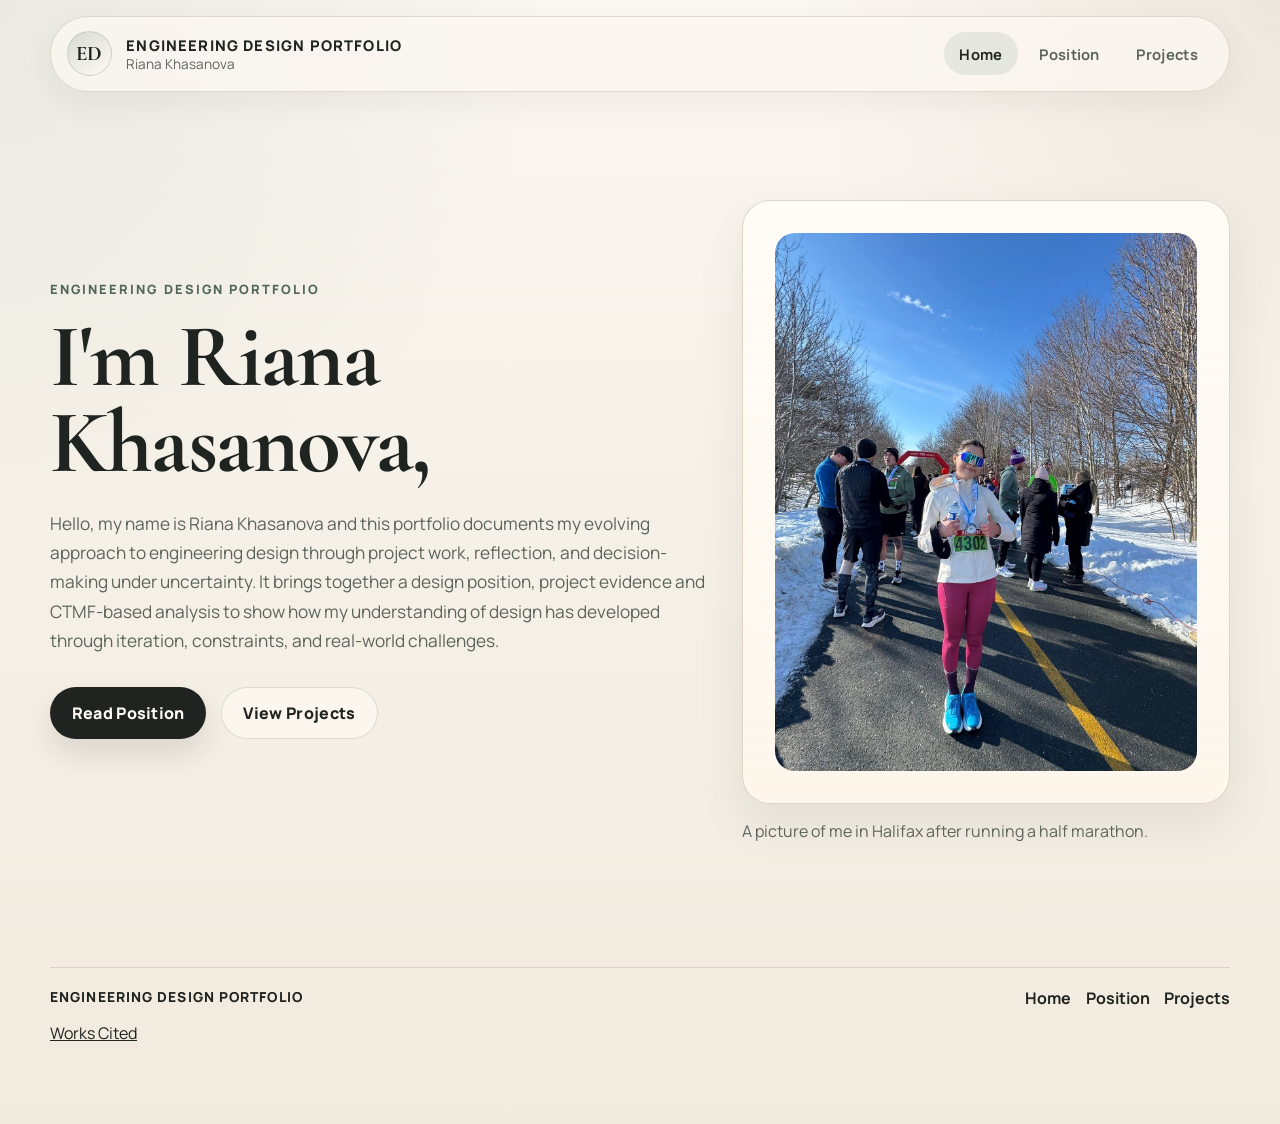
<file: index.html>
<!DOCTYPE html>
<html lang="en">
  <head>
    <meta charset="UTF-8" />
    <meta name="viewport" content="width=device-width, initial-scale=1.0" />
    <meta
      name="description"
      content="Academic engineering design portfolio with home, position, projects, and CTMF sections."
    />
    <title>Home | Engineering Design Portfolio</title>
    <link rel="preconnect" href="https://fonts.googleapis.com" />
    <link rel="preconnect" href="https://fonts.gstatic.com" crossorigin />
    <link
      href="https://fonts.googleapis.com/css2?family=Cormorant+Garamond:wght@500;600;700&amp;family=Manrope:wght@400;500;600;700;800&amp;display=swap"
      rel="stylesheet"
    />
    <link rel="stylesheet" href="styles.css" />
  </head>
  <body>
    <a class="skip-link" href="#main-content">Skip to content</a>
    <div class="page-shell">
      <header class="site-header">
        <a class="brand-mark brand-mark--link" href="index.html">
          <span class="brand-mark__monogram" aria-hidden="true">ED</span>
          <div>
            <p class="brand-mark__label">Engineering Design Portfolio</p>
            <p class="brand-mark__subtle">Riana Khasanova</p>
          </div>
        </a>
        <button
          class="nav-toggle"
          type="button"
          aria-expanded="false"
          aria-controls="site-nav"
          aria-label="Toggle navigation"
        >
          <span></span>
          <span></span>
        </button>
        <nav class="site-nav" id="site-nav" aria-label="Primary">
          <a href="index.html" aria-current="page">Home</a>
          <a href="about.html">Position</a>
          <a href="projects.html">Projects</a>
        </nav>
      </header>

      <main id="main-content" class="page-main">
        <section class="hero section">
          <div class="hero__copy reveal">
            <p class="eyebrow">Engineering Design Portfolio</p>
            <h1>
              I'm Riana Khasanova,
          
            </h1>
            <p class="hero__lede">
              Hello, my name is Riana Khasanova and this portfolio documents my evolving approach to engineering
              design through project work, reflection, and decision-making under
              uncertainty. It brings together a design position, project
              evidence and CTMF-based analysis to show how my understanding of
              design has developed through iteration, constraints, and
              real-world challenges.
            </p>
            <div class="hero__actions">
              <a class="button button--primary" href="about.html">Read Position</a>
              <a class="button button--secondary" href="projects.html">View Projects</a>
            </div>
          </div>
          <aside class="hero__card reveal reveal--delay">
            <div class="portrait-card" aria-label="Portrait of Riana Khasanova">
              <img
                class="portrait-card__image"
                src="home-portrait.jpg"
                alt="Portrait of Riana Khasanova"
              />
            </div>
            <p class="portrait-card__detail">A picture of me in Halifax after running a half marathon.</p>
          </aside>
        </section>
      </main>

      <footer class="site-footer site-footer--page">
        <div class="footer-grid">
          <div>
            <p class="footer-grid__title">Engineering Design Portfolio</p>
            <p><a href="works-cited.pdf" target="_blank" rel="noopener noreferrer">Works Cited</a></p>
          </div>
          <div class="footer-grid__links">
            <a href="index.html">Home</a>
            <a href="about.html">Position</a>
            <a href="projects.html">Projects</a>
          </div>
        </div>
      </footer>
    </div>

    <script src="script.js"></script>
  </body>
</html>
</file>
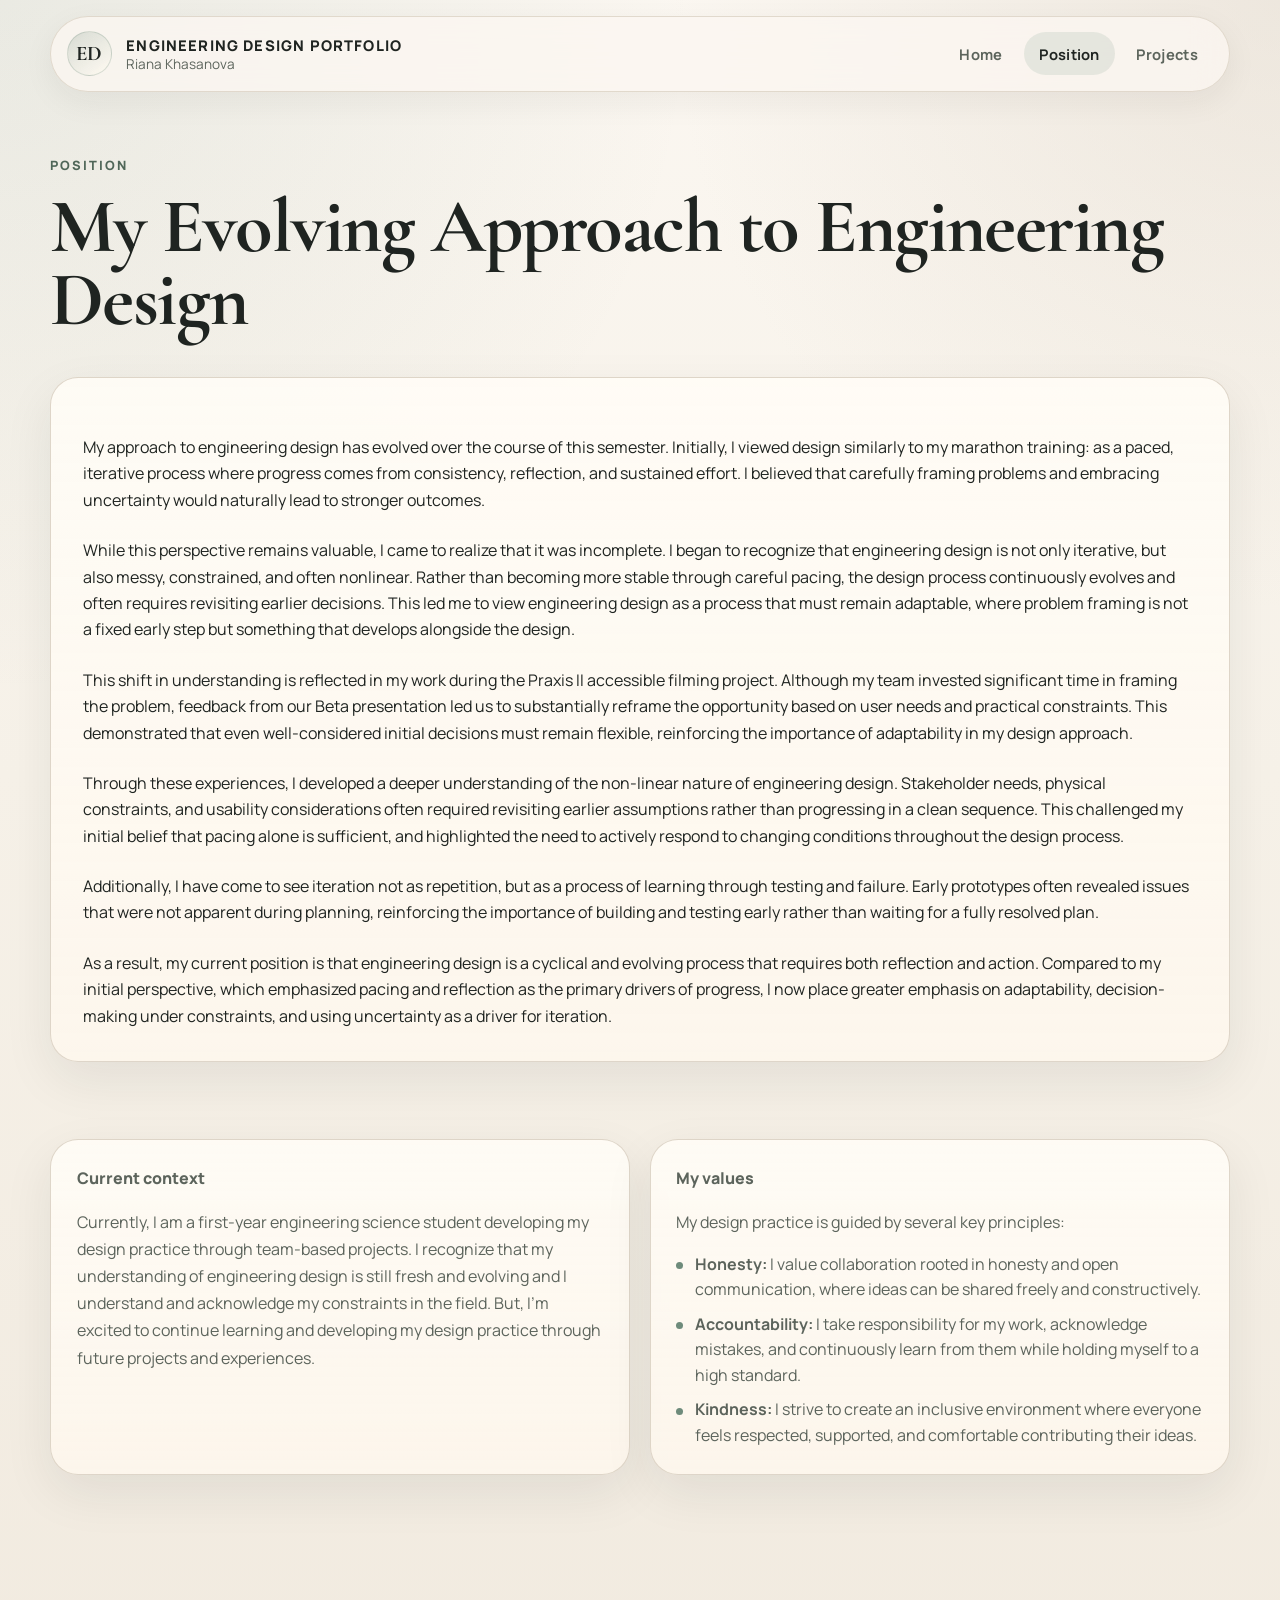
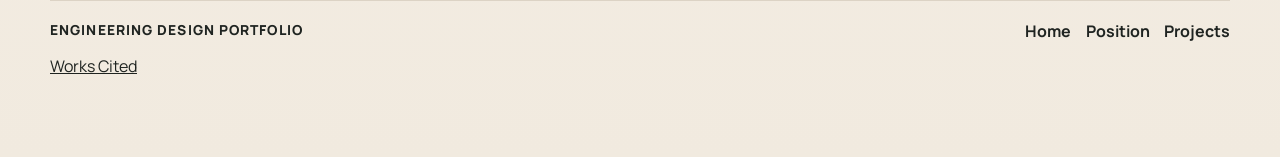
<file: about.html>
<!DOCTYPE html>
<html lang="en">
  <head>
    <meta charset="UTF-8" />
    <meta name="viewport" content="width=device-width, initial-scale=1.0" />
    <meta
      name="description"
      content="Position statement page for an academic engineering design portfolio."
    />
    <title>Position | Engineering Design Portfolio</title>
    <link rel="preconnect" href="https://fonts.googleapis.com" />
    <link rel="preconnect" href="https://fonts.gstatic.com" crossorigin />
    <link
      href="https://fonts.googleapis.com/css2?family=Cormorant+Garamond:wght@500;600;700&amp;family=Manrope:wght@400;500;600;700;800&amp;display=swap"
      rel="stylesheet"
    />
    <link rel="stylesheet" href="styles.css" />
  </head>
  <body>
    <a class="skip-link" href="#main-content">Skip to content</a>
    <div class="page-shell">
      <header class="site-header">
        <a class="brand-mark brand-mark--link" href="index.html">
          <span class="brand-mark__monogram" aria-hidden="true">ED</span>
          <div>
            <p class="brand-mark__label">Engineering Design Portfolio</p>
            <p class="brand-mark__subtle">Riana Khasanova</p>
          </div>
        </a>
        <button
          class="nav-toggle"
          type="button"
          aria-expanded="false"
          aria-controls="site-nav"
          aria-label="Toggle navigation"
        >
          <span></span>
          <span></span>
        </button>
        <nav class="site-nav" id="site-nav" aria-label="Primary">
          <a href="index.html">Home</a>
          <a href="about.html" aria-current="page">Position</a>
          <a href="projects.html">Projects</a>
        </nav>
      </header>

      <main id="main-content" class="page-main">
        <section class="page-hero page-hero--compact section">
          <div class="page-hero__copy reveal">
            <p class="eyebrow">Position</p>
            <h1>My Evolving Approach to Engineering Design</h1>
            
          </div>
        </section>

        <section class="section section--tight">
          <article class="statement-box reveal">
            <p class="statement-box__note"></p>
            <p>
              My approach to engineering design has evolved over the course of
              this semester. Initially, I viewed design similarly to my
              marathon training: as a paced, iterative process where progress
              comes from consistency, reflection, and sustained effort. I
              believed that carefully framing problems and embracing 
              uncertainty would naturally lead to stronger outcomes.
            </p>
            <p>
              While this perspective remains valuable, I came to realize that
              it was incomplete. I began to recognize that engineering design
              is not only iterative, but also messy, constrained, and often nonlinear. Rather
              than becoming more stable through careful pacing, the design process continuously evolves and
              often requires revisiting earlier decisions. This led me to view engineering design as a process that
              must remain adaptable, where problem framing is not a fixed early step but something that develops
              alongside the design.
            </p>
            <p>
              This shift in understanding is reflected in my work during the
              Praxis II accessible filming project. Although my team invested
              significant time in framing the problem, feedback from our Beta
              presentation led us to substantially reframe the opportunity
              based on user needs and practical constraints. This demonstrated
              that even well-considered initial decisions must remain
              flexible, reinforcing the importance of adaptability in my
              design approach.
            </p>
            <p>
              Through these experiences, I developed a deeper understanding of
              the non-linear nature of engineering design. Stakeholder needs,
              physical constraints, and usability considerations often
              required revisiting earlier assumptions rather than progressing
              in a clean sequence. This challenged my initial belief that
              pacing alone is sufficient, and highlighted the need to actively
              respond to changing conditions throughout the design process.
            </p>
            <p>
              Additionally, I have come to see iteration not as repetition,
              but as a process of learning through testing and failure. Early
              prototypes often revealed issues that were not apparent during
              planning, reinforcing the importance of building and testing
              early rather than waiting for a fully resolved plan.
            </p>
            <p>
              As a result, my current position is that engineering design is a
              cyclical and evolving process that requires both reflection and
              action. Compared to my initial perspective, which emphasized
              pacing and reflection as the primary drivers of progress, I now
              place greater emphasis on adaptability, decision-making under
              constraints, and using uncertainty as a driver for iteration.
            </p>
          </article>
        </section>

        <section class="section section--tight">
          <div class="spotlight-grid">
            <article class="panel reveal">
              <p class="panel__title">Current context </p>
              <p>
                Currently, I am a first-year engineering science student developing my design practice through team-based projects.
                I recognize that my understanding of engineering design is still fresh and evolving
                and I understand and acknowledge my constraints in the field. But, I'm excited to continue learning and developing my design practice through future projects and experiences.
              </p>
            </article>
            <article class="panel reveal reveal--delay">
              <p class="panel__title">My values</p>
              <p>My design practice is guided by several key principles:</p>
              <ul class="detail-list detail-list--spacious">
                <li><strong>Honesty:</strong> I value collaboration rooted in honesty and open communication, where ideas can be shared freely and constructively.</li>
                <li><strong>Accountability:</strong> I take responsibility for my work, acknowledge mistakes, and continuously learn from them while holding myself to a high standard.</li>
                <li><strong>Kindness:</strong> I strive to create an inclusive environment where everyone feels respected, supported, and comfortable contributing their ideas.</li>
              </ul>
            </article>
          </div>
        </section>

      </main>

      <footer class="site-footer site-footer--page">
        <div class="footer-grid">
          <div>
            <p class="footer-grid__title">Engineering Design Portfolio</p>
            <p><a href="works-cited.pdf" target="_blank" rel="noopener noreferrer">Works Cited</a></p>
          </div>
          <div class="footer-grid__links">
            <a href="index.html">Home</a>
            <a href="about.html">Position</a>
            <a href="projects.html">Projects</a>
          </div>
        </div>
      </footer>
    </div>

    <script src="script.js"></script>
  </body>
</html>
</file>
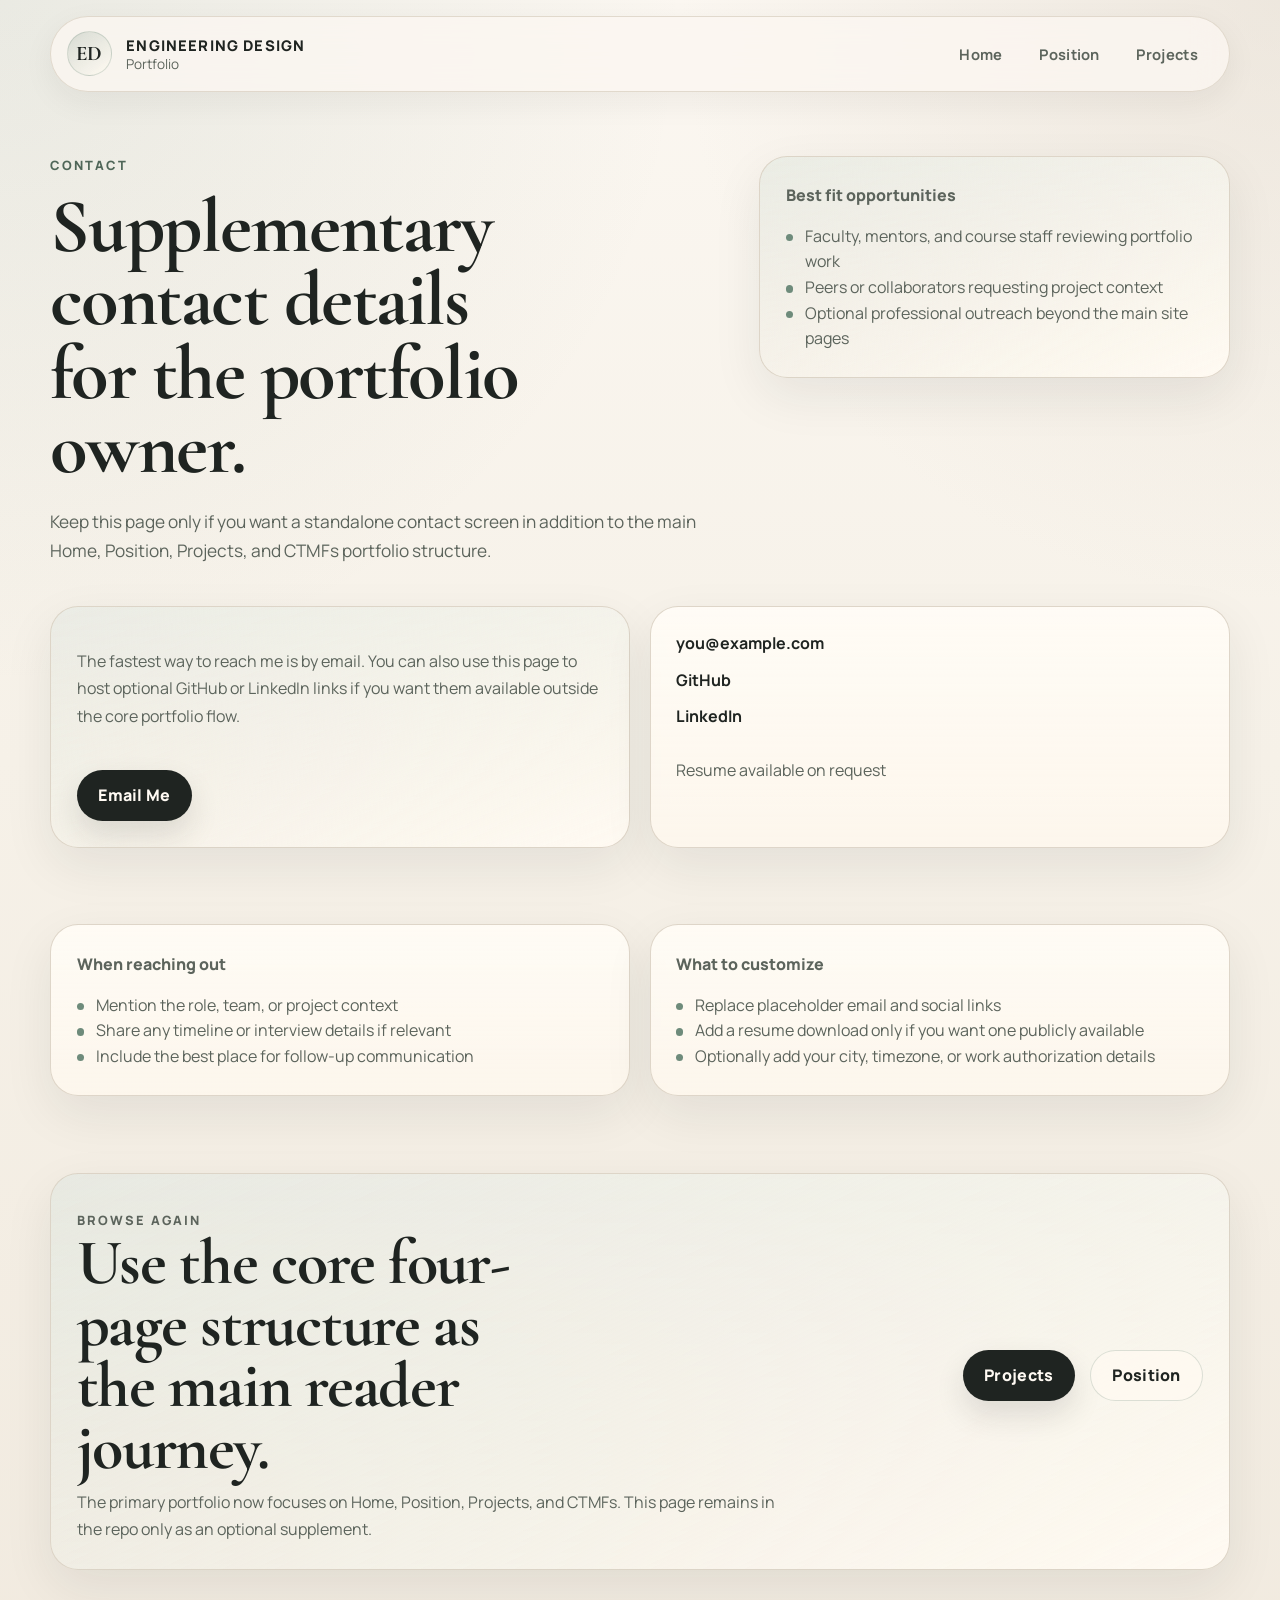
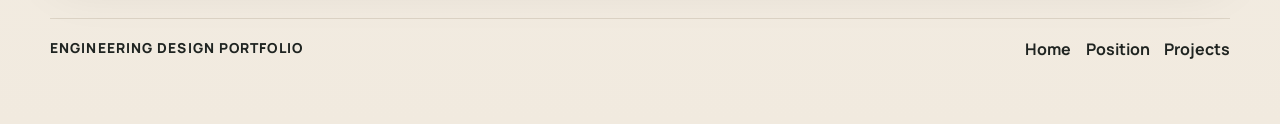
<file: contact.html>
<!DOCTYPE html>
<html lang="en">
  <head>
    <meta charset="UTF-8" />
    <meta name="viewport" content="width=device-width, initial-scale=1.0" />
    <meta
      name="description"
      content="Supplementary contact page for an engineering design portfolio."
    />
    <title>Contact Supplement | Engineering Design Portfolio</title>
    <link rel="preconnect" href="https://fonts.googleapis.com" />
    <link rel="preconnect" href="https://fonts.gstatic.com" crossorigin />
    <link
      href="https://fonts.googleapis.com/css2?family=Cormorant+Garamond:wght@500;600;700&amp;family=Manrope:wght@400;500;600;700;800&amp;display=swap"
      rel="stylesheet"
    />
    <link rel="stylesheet" href="styles.css" />
  </head>
  <body>
    <a class="skip-link" href="#main-content">Skip to content</a>
    <div class="page-shell">
      <header class="site-header">
        <a class="brand-mark brand-mark--link" href="index.html">
          <span class="brand-mark__monogram" aria-hidden="true">ED</span>
          <div>
            <p class="brand-mark__label">Engineering Design</p>
            <p class="brand-mark__subtle">Portfolio</p>
          </div>
        </a>
        <button
          class="nav-toggle"
          type="button"
          aria-expanded="false"
          aria-controls="site-nav"
          aria-label="Toggle navigation"
        >
          <span></span>
          <span></span>
        </button>
        <nav class="site-nav" id="site-nav" aria-label="Primary">
          <a href="index.html">Home</a>
          <a href="about.html">Position</a>
          <a href="projects.html">Projects</a>
        </nav>
      </header>

      <main id="main-content" class="page-main">
        <section class="page-hero section">
          <div class="page-hero__copy reveal">
            <p class="eyebrow">Contact</p>
            <h1>Supplementary contact details for the portfolio owner.</h1>
            <p class="hero__lede">
              Keep this page only if you want a standalone contact screen in addition
              to the main Home, Position, Projects, and CTMFs portfolio structure.
            </p>
          </div>
          <aside class="page-hero__aside reveal reveal--delay">
            <article class="panel panel--accent">
              <p class="panel__title">Best fit opportunities</p>
              <ul class="detail-list">
                <li>Faculty, mentors, and course staff reviewing portfolio work</li>
                <li>Peers or collaborators requesting project context</li>
                <li>Optional professional outreach beyond the main site pages</li>
              </ul>
            </article>
          </aside>
        </section>

        <section class="section section--tight">
          <div class="contact-grid">
            <div class="panel panel--accent reveal">
              <p>
              The fastest way to reach me is by email. You can also use this page to
              host optional GitHub or LinkedIn links if you want them available outside
              the core portfolio flow.
              </p>
              <a class="button button--primary button--inline" href="mailto:you@example.com">
                Email Me
              </a>
            </div>
            <div class="contact-links reveal reveal--delay">
              <a href="mailto:you@example.com">you@example.com</a>
              <a href="https://github.com/yourusername" target="_blank" rel="noreferrer">
                GitHub
              </a>
              <a href="https://www.linkedin.com/in/yourusername" target="_blank" rel="noreferrer">
                LinkedIn
              </a>
              <p class="contact-links__note">Resume available on request</p>
            </div>
          </div>
        </section>

        <section class="section section--tight">
          <div class="about-grid">
            <article class="panel reveal">
              <p class="panel__title">When reaching out</p>
              <ul class="detail-list">
                <li>Mention the role, team, or project context</li>
                <li>Share any timeline or interview details if relevant</li>
                <li>Include the best place for follow-up communication</li>
              </ul>
            </article>
            <article class="panel reveal reveal--delay">
              <p class="panel__title">What to customize</p>
              <ul class="detail-list">
                <li>Replace placeholder email and social links</li>
                <li>Add a resume download only if you want one publicly available</li>
                <li>Optionally add your city, timezone, or work authorization details</li>
              </ul>
            </article>
          </div>
        </section>

        <section class="cta-banner reveal">
          <div>
            <p class="eyebrow">Browse Again</p>
            <h2>Use the core four-page structure as the main reader journey.</h2>
            <p>
              The primary portfolio now focuses on Home, Position, Projects, and CTMFs.
              This page remains in the repo only as an optional supplement.
            </p>
          </div>
          <div class="hero__actions">
            <a class="button button--primary" href="projects.html">Projects</a>
            <a class="button button--secondary" href="about.html">Position</a>
          </div>
        </section>
      </main>

      <footer class="site-footer site-footer--page">
        <div class="footer-grid">
          <div>
            <p class="footer-grid__title">Engineering Design Portfolio</p>
          </div>
          <div class="footer-grid__links">
            <a href="index.html">Home</a>
            <a href="about.html">Position</a>
            <a href="projects.html">Projects</a>
          </div>
        </div>
      </footer>
    </div>

    <script src="script.js"></script>
  </body>
</html>
</file>
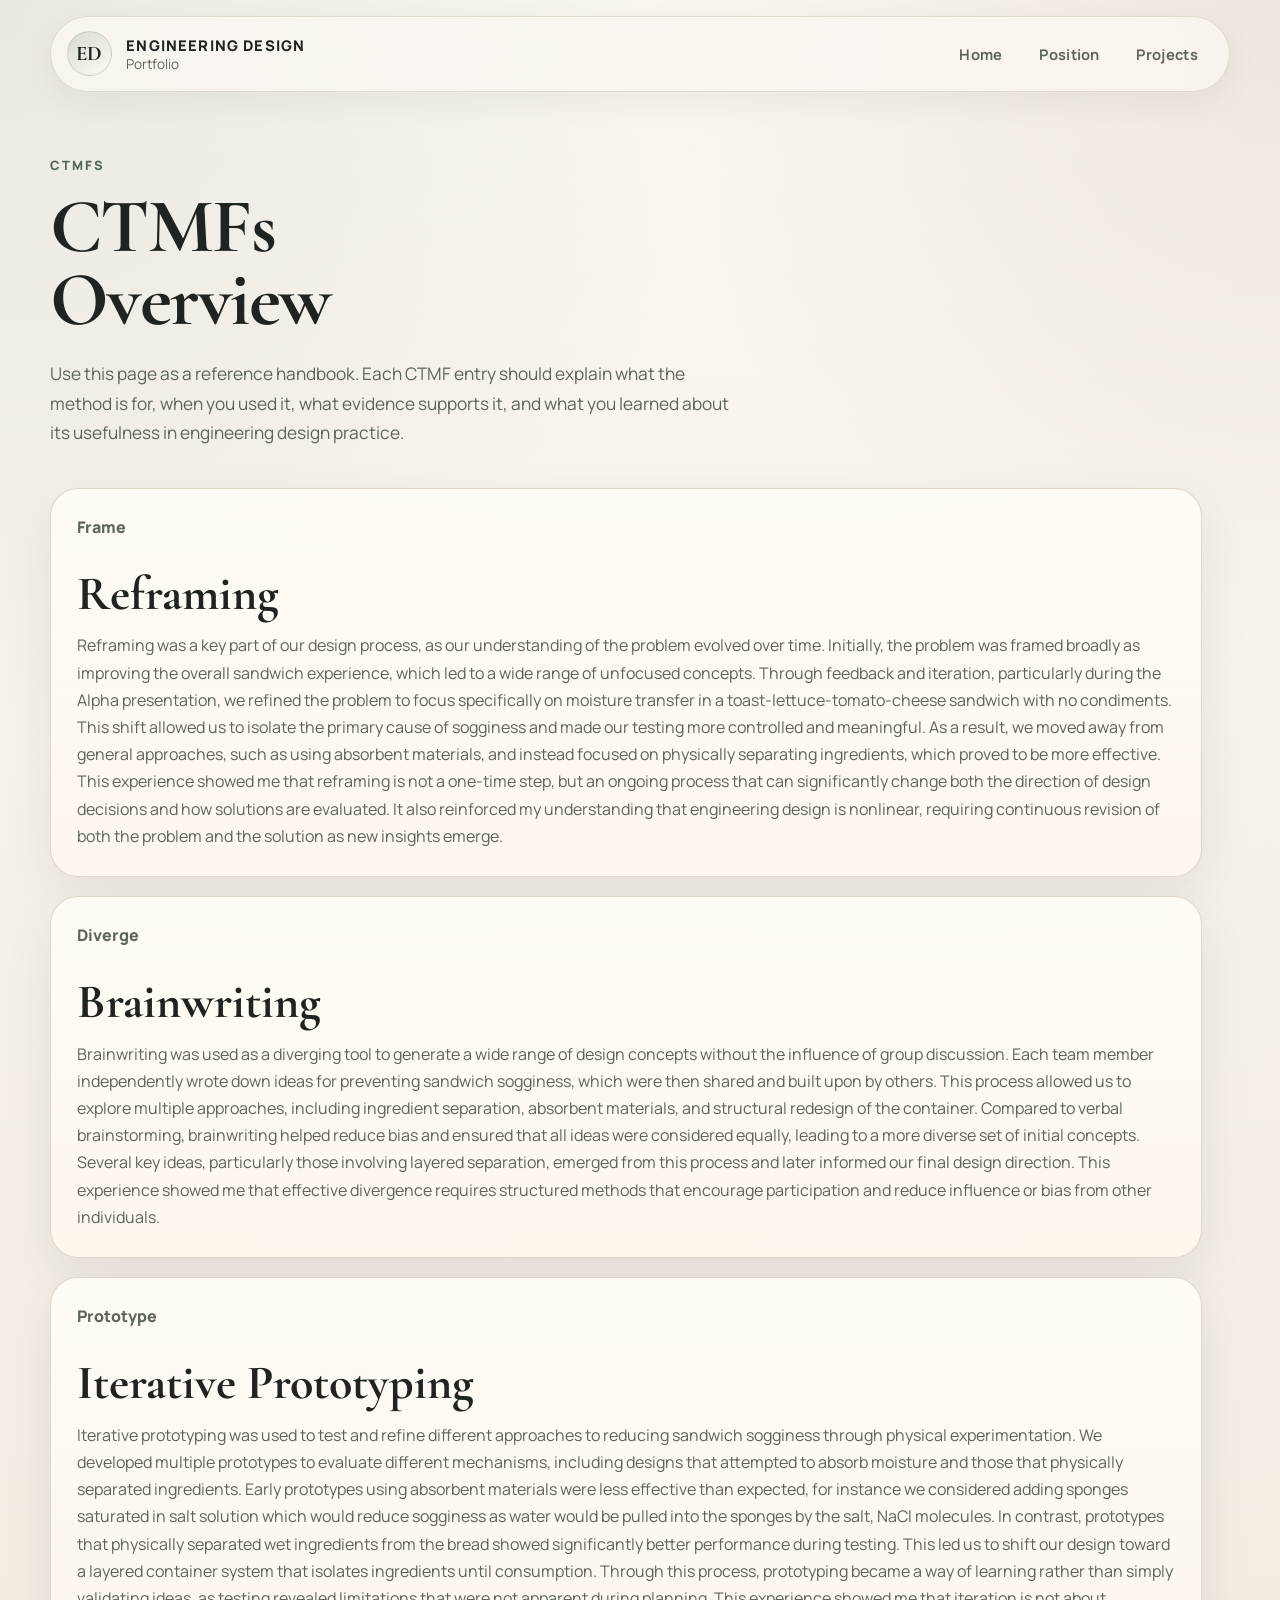
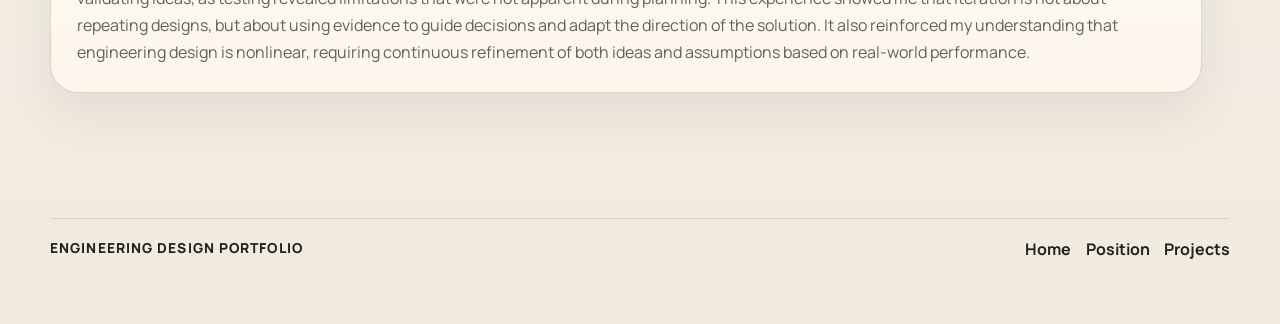
<file: design-portfolio.html>
<!DOCTYPE html>
<html lang="en">
  <head>
    <meta charset="UTF-8" />
    <meta name="viewport" content="width=device-width, initial-scale=1.0" />
    <meta
      name="description"
      content="CTMF reference page for an engineering design portfolio."
    />
    <title>CTMFs | Engineering Design Portfolio</title>
    <link rel="preconnect" href="https://fonts.googleapis.com" />
    <link rel="preconnect" href="https://fonts.gstatic.com" crossorigin />
    <link
      href="https://fonts.googleapis.com/css2?family=Cormorant+Garamond:wght@500;600;700&amp;family=Manrope:wght@400;500;600;700;800&amp;display=swap"
      rel="stylesheet"
    />
    <link rel="stylesheet" href="styles.css" />
  </head>
  <body>
    <a class="skip-link" href="#main-content">Skip to content</a>
    <div class="page-shell">
      <header class="site-header">
        <a class="brand-mark brand-mark--link" href="index.html">
          <span class="brand-mark__monogram" aria-hidden="true">ED</span>
          <div>
            <p class="brand-mark__label">Engineering Design</p>
            <p class="brand-mark__subtle">Portfolio</p>
          </div>
        </a>
        <button
          class="nav-toggle"
          type="button"
          aria-expanded="false"
          aria-controls="site-nav"
          aria-label="Toggle navigation"
        >
          <span></span>
          <span></span>
        </button>
        <nav class="site-nav" id="site-nav" aria-label="Primary">
          <a href="index.html">Home</a>
          <a href="about.html">Position</a>
          <a href="projects.html">Projects</a>
        </nav>
      </header>

      <main id="main-content" class="page-main">
        <section class="page-hero section">
          <div class="page-hero__copy reveal">
            <p class="eyebrow">CTMFs</p>
            <h1>CTMFs Overview</h1>
            <p class="hero__lede">
              Use this page as a reference handbook. Each CTMF entry should explain what
              the method is for, when you used it, what evidence supports it, and what
              you learned about its usefulness in engineering design practice.
            </p>
          </div>
        </section>

        <section class="section section--tight">
          <div class="ctmf-stack reveal">
            <article class="panel ctmf-entry">
              <p class="panel__title">Frame</p>
              <h2>Reframing</h2>
              <p>
                Reframing was a key part of our design process, as our understanding
                of the problem evolved over time. Initially, the problem was framed
                broadly as improving the overall sandwich experience, which led to a
                wide range of unfocused concepts. Through feedback and iteration,
                particularly during the Alpha presentation, we refined the problem to
                focus specifically on moisture transfer in a toast-lettuce-tomato-cheese
                sandwich with no condiments. This shift allowed us to isolate the
                primary cause of sogginess and made our testing more controlled and
                meaningful. As a result, we moved away from general approaches, such as
                using absorbent materials, and instead focused on physically separating
                ingredients, which proved to be more effective. This experience showed
                me that reframing is not a one-time step, but an ongoing process that
                can significantly change both the direction of design decisions and how
                solutions are evaluated. It also reinforced my understanding that
                engineering design is nonlinear, requiring continuous revision of both
                the problem and the solution as new insights emerge.
              </p>
            </article>

            <article class="panel ctmf-entry reveal reveal--delay">
              <p class="panel__title">Diverge</p>
              <h2>Brainwriting</h2>
              <p>
                Brainwriting was used as a diverging tool to generate a wide range of
                design concepts without the influence of group discussion. Each team
                member independently wrote down ideas for preventing sandwich
                sogginess, which were then shared and built upon by others. This
                process allowed us to explore multiple approaches, including ingredient
                separation, absorbent materials, and structural redesign of the
                container. Compared to verbal brainstorming, brainwriting helped reduce
                bias and ensured that all ideas were considered equally, leading to a
                more diverse set of initial concepts. Several key ideas, particularly
                those involving layered separation, emerged from this process and later
                informed our final design direction. This experience showed me that
                effective divergence requires structured methods that encourage
                participation and reduce influence or bias from other individuals.
              </p>
            </article>

            <article class="panel ctmf-entry reveal reveal--long">
              <p class="panel__title">Prototype</p>
              <h2>Iterative Prototyping</h2>
              <p>
                Iterative prototyping was used to test and refine different approaches
                to reducing sandwich sogginess through physical experimentation. We
                developed multiple prototypes to evaluate different mechanisms,
                including designs that attempted to absorb moisture and those that
                physically separated ingredients. Early prototypes using absorbent
                materials were less effective than expected, for instance we
                considered adding sponges saturated in salt solution which would
                reduce sogginess as water would be pulled into the sponges by the
                salt, NaCl molecules. In contrast, prototypes that physically
                separated wet ingredients from the bread showed significantly better
                performance during testing. This led us to shift our design toward a
                layered container system that isolates ingredients until consumption.
                Through this process, prototyping became a way of learning rather than
                simply validating ideas, as testing revealed limitations that were not
                apparent during planning. This experience showed me that iteration is
                not about repeating designs, but about using evidence to guide
                decisions and adapt the direction of the solution. It also reinforced
                my understanding that engineering design is nonlinear, requiring
                continuous refinement of both ideas and assumptions based on real-world
                performance.
              </p>
            </article>
          </div>
        </section>

      </main>

      <footer class="site-footer site-footer--page">
        <div class="footer-grid">
          <div>
            <p class="footer-grid__title">Engineering Design Portfolio</p>
          </div>
          <div class="footer-grid__links">
            <a href="index.html">Home</a>
            <a href="about.html">Position</a>
            <a href="projects.html">Projects</a>
          </div>
        </div>
      </footer>
    </div>

    <script src="script.js"></script>
  </body>
</html>
</file>
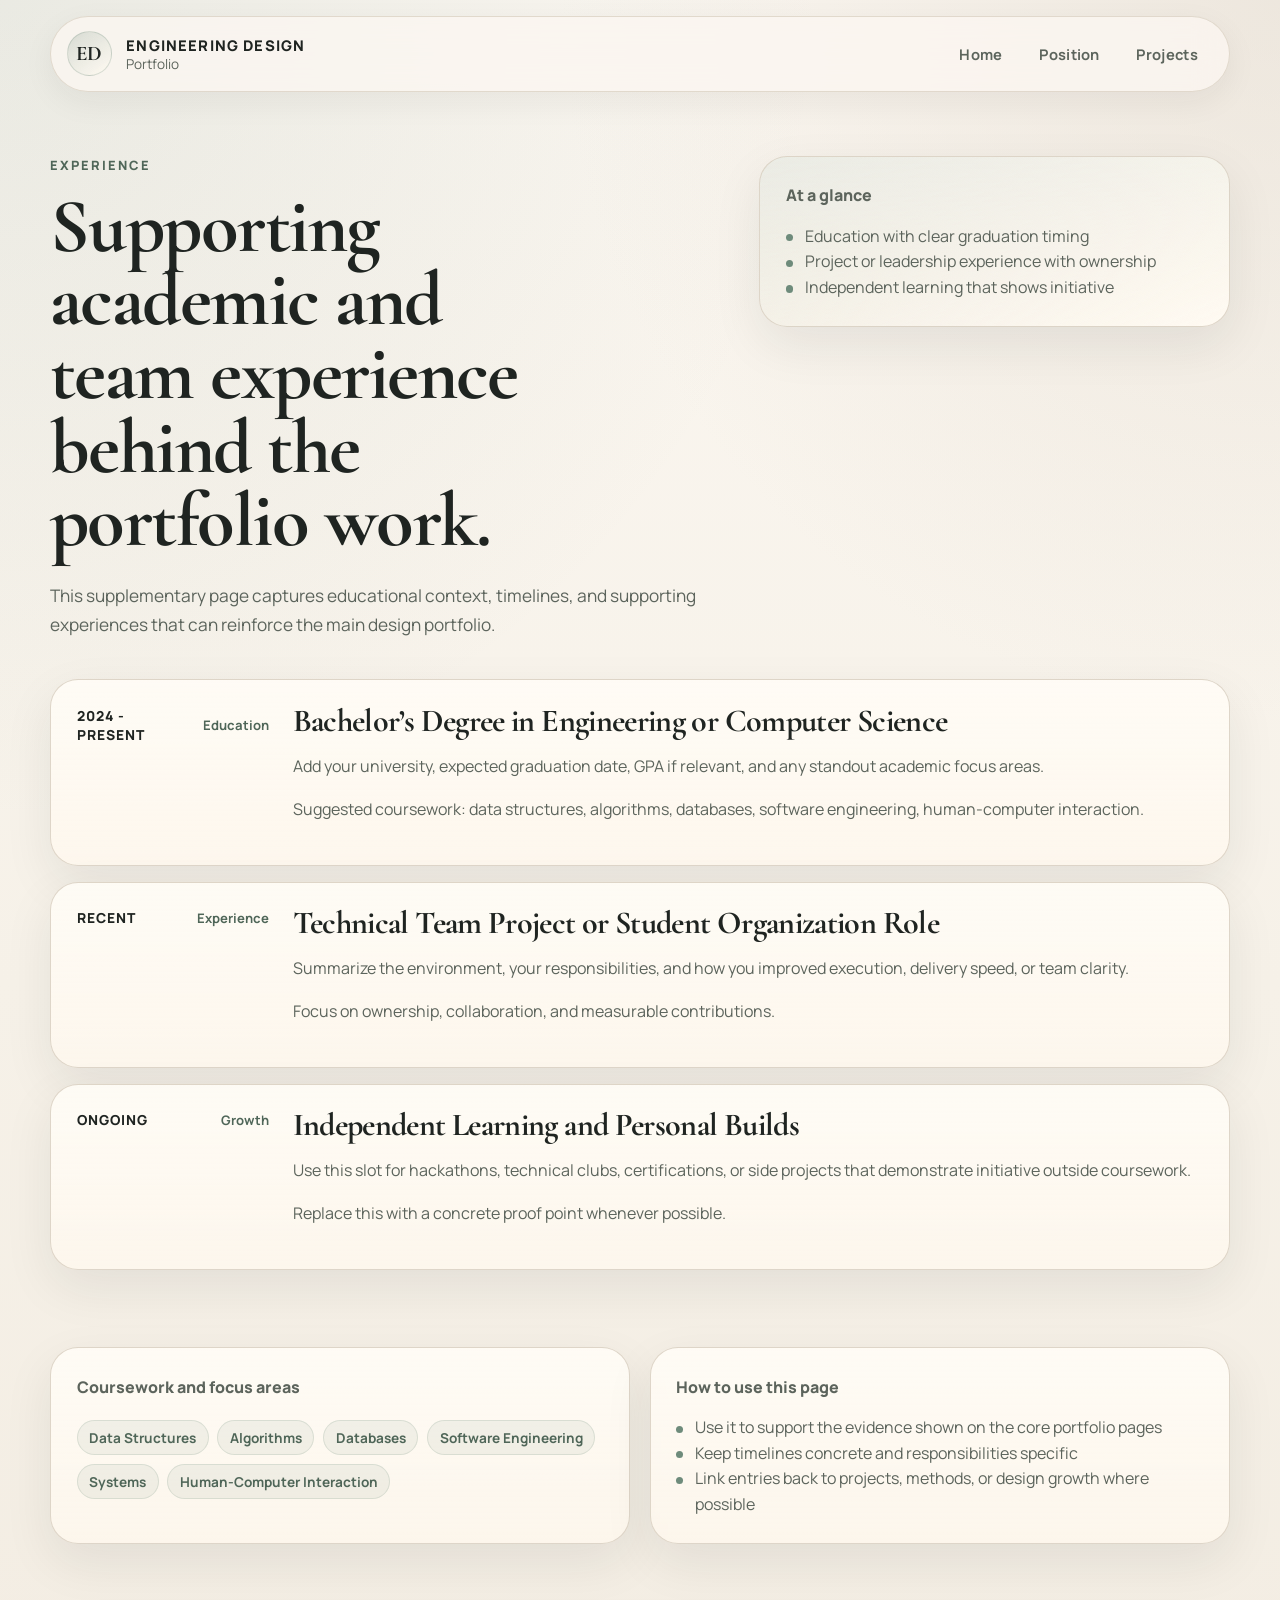
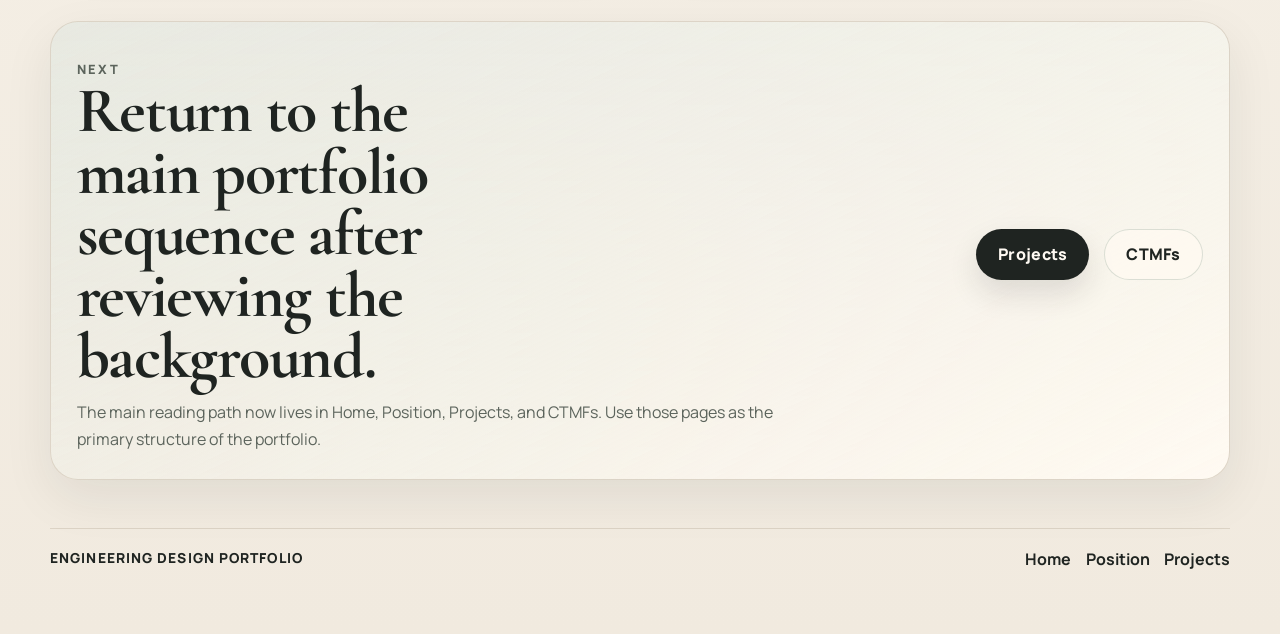
<file: experience.html>
<!DOCTYPE html>
<html lang="en">
  <head>
    <meta charset="UTF-8" />
    <meta name="viewport" content="width=device-width, initial-scale=1.0" />
    <meta
      name="description"
      content="Supplementary experience and education page for an engineering design portfolio."
    />
    <title>Experience Supplement | Engineering Design Portfolio</title>
    <link rel="preconnect" href="https://fonts.googleapis.com" />
    <link rel="preconnect" href="https://fonts.gstatic.com" crossorigin />
    <link
      href="https://fonts.googleapis.com/css2?family=Cormorant+Garamond:wght@500;600;700&amp;family=Manrope:wght@400;500;600;700;800&amp;display=swap"
      rel="stylesheet"
    />
    <link rel="stylesheet" href="styles.css" />
  </head>
  <body>
    <a class="skip-link" href="#main-content">Skip to content</a>
    <div class="page-shell">
      <header class="site-header">
        <a class="brand-mark brand-mark--link" href="index.html">
          <span class="brand-mark__monogram" aria-hidden="true">ED</span>
          <div>
            <p class="brand-mark__label">Engineering Design</p>
            <p class="brand-mark__subtle">Portfolio</p>
          </div>
        </a>
        <button
          class="nav-toggle"
          type="button"
          aria-expanded="false"
          aria-controls="site-nav"
          aria-label="Toggle navigation"
        >
          <span></span>
          <span></span>
        </button>
        <nav class="site-nav" id="site-nav" aria-label="Primary">
          <a href="index.html">Home</a>
          <a href="about.html">Position</a>
          <a href="projects.html">Projects</a>
        </nav>
      </header>

      <main id="main-content" class="page-main">
        <section class="page-hero section">
          <div class="page-hero__copy reveal">
            <p class="eyebrow">Experience</p>
            <h1>Supporting academic and team experience behind the portfolio work.</h1>
            <p class="hero__lede">
              This supplementary page captures educational context, timelines, and
              supporting experiences that can reinforce the main design portfolio.
            </p>
          </div>
          <aside class="page-hero__aside reveal reveal--delay">
            <article class="panel panel--accent">
              <p class="panel__title">At a glance</p>
              <ul class="detail-list">
                <li>Education with clear graduation timing</li>
                <li>Project or leadership experience with ownership</li>
                <li>Independent learning that shows initiative</li>
              </ul>
            </article>
          </aside>
        </section>

        <section class="section section--tight">
          <div class="timeline">
            <article class="timeline-item reveal">
              <div class="timeline-item__meta">
                <p class="timeline-item__date">2024 - Present</p>
                <p class="timeline-item__type">Education</p>
              </div>
              <div class="timeline-item__content">
                <h3>Bachelor’s Degree in Engineering or Computer Science</h3>
                <p>
                  Add your university, expected graduation date, GPA if relevant,
                  and any standout academic focus areas.
                </p>
                <p class="timeline-item__note">
                  Suggested coursework: data structures, algorithms, databases,
                  software engineering, human-computer interaction.
                </p>
              </div>
            </article>
            <article class="timeline-item reveal reveal--delay">
              <div class="timeline-item__meta">
                <p class="timeline-item__date">Recent</p>
                <p class="timeline-item__type">Experience</p>
              </div>
              <div class="timeline-item__content">
                <h3>Technical Team Project or Student Organization Role</h3>
                <p>
                  Summarize the environment, your responsibilities, and how you improved
                  execution, delivery speed, or team clarity.
                </p>
                <p class="timeline-item__note">
                  Focus on ownership, collaboration, and measurable contributions.
                </p>
              </div>
            </article>
            <article class="timeline-item reveal reveal--long">
              <div class="timeline-item__meta">
                <p class="timeline-item__date">Ongoing</p>
                <p class="timeline-item__type">Growth</p>
              </div>
              <div class="timeline-item__content">
                <h3>Independent Learning and Personal Builds</h3>
                <p>
                  Use this slot for hackathons, technical clubs, certifications,
                  or side projects that demonstrate initiative outside coursework.
                </p>
                <p class="timeline-item__note">
                  Replace this with a concrete proof point whenever possible.
                </p>
              </div>
            </article>
          </div>
        </section>

        <section class="section section--tight">
          <div class="about-grid">
            <article class="panel reveal">
              <p class="panel__title">Coursework and focus areas</p>
              <ul class="tag-list" aria-label="Suggested coursework and focus areas">
                <li>Data Structures</li>
                <li>Algorithms</li>
                <li>Databases</li>
                <li>Software Engineering</li>
                <li>Systems</li>
                <li>Human-Computer Interaction</li>
              </ul>
            </article>
            <article class="panel reveal reveal--delay">
              <p class="panel__title">How to use this page</p>
              <ul class="detail-list">
                <li>Use it to support the evidence shown on the core portfolio pages</li>
                <li>Keep timelines concrete and responsibilities specific</li>
                <li>Link entries back to projects, methods, or design growth where possible</li>
              </ul>
            </article>
          </div>
        </section>

        <section class="cta-banner reveal">
          <div>
            <p class="eyebrow">Next</p>
            <h2>Return to the main portfolio sequence after reviewing the background.</h2>
            <p>
              The main reading path now lives in Home, Position, Projects, and CTMFs.
              Use those pages as the primary structure of the portfolio.
            </p>
          </div>
          <div class="hero__actions">
            <a class="button button--primary" href="projects.html">Projects</a>
            <a class="button button--secondary" href="design-portfolio.html">CTMFs</a>
          </div>
        </section>
      </main>

      <footer class="site-footer site-footer--page">
        <div class="footer-grid">
          <div>
            <p class="footer-grid__title">Engineering Design Portfolio</p>
          </div>
          <div class="footer-grid__links">
            <a href="index.html">Home</a>
            <a href="about.html">Position</a>
            <a href="projects.html">Projects</a>
          </div>
        </div>
      </footer>
    </div>

    <script src="script.js"></script>
  </body>
</html>
</file>
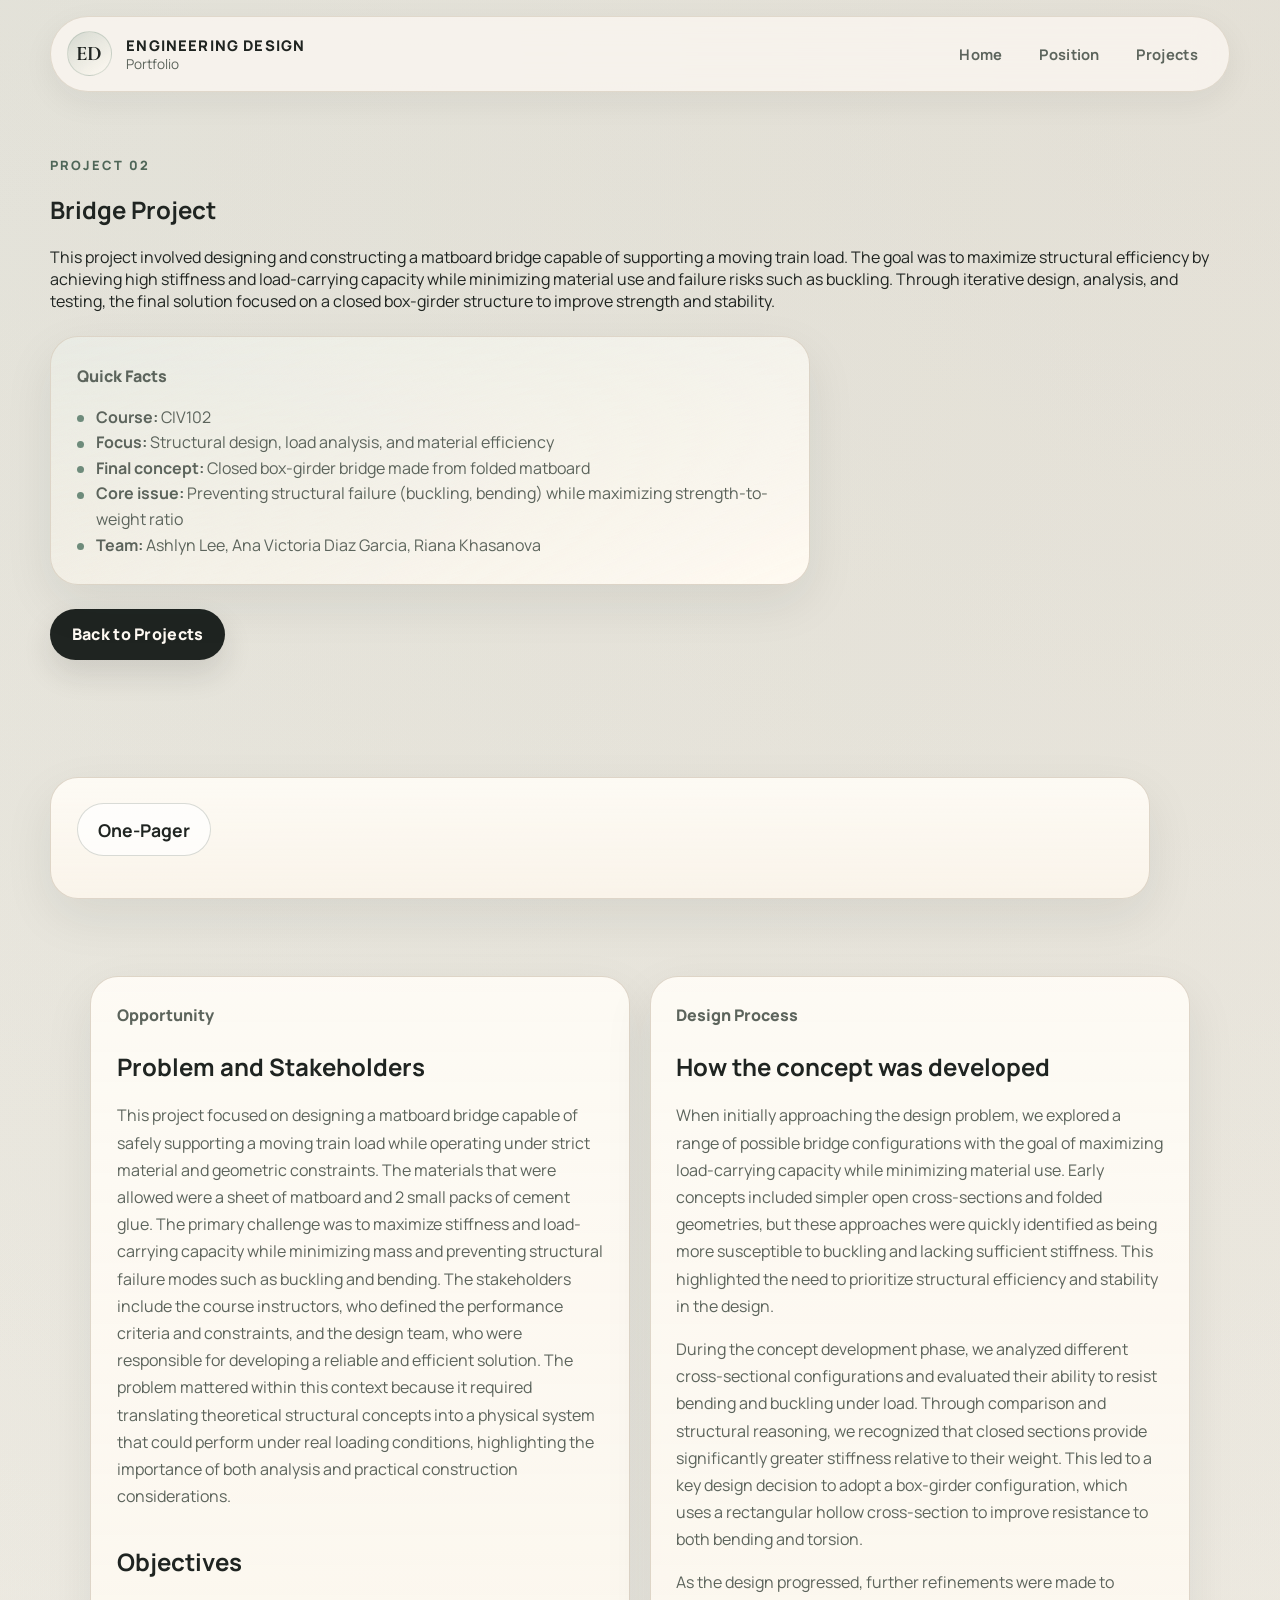
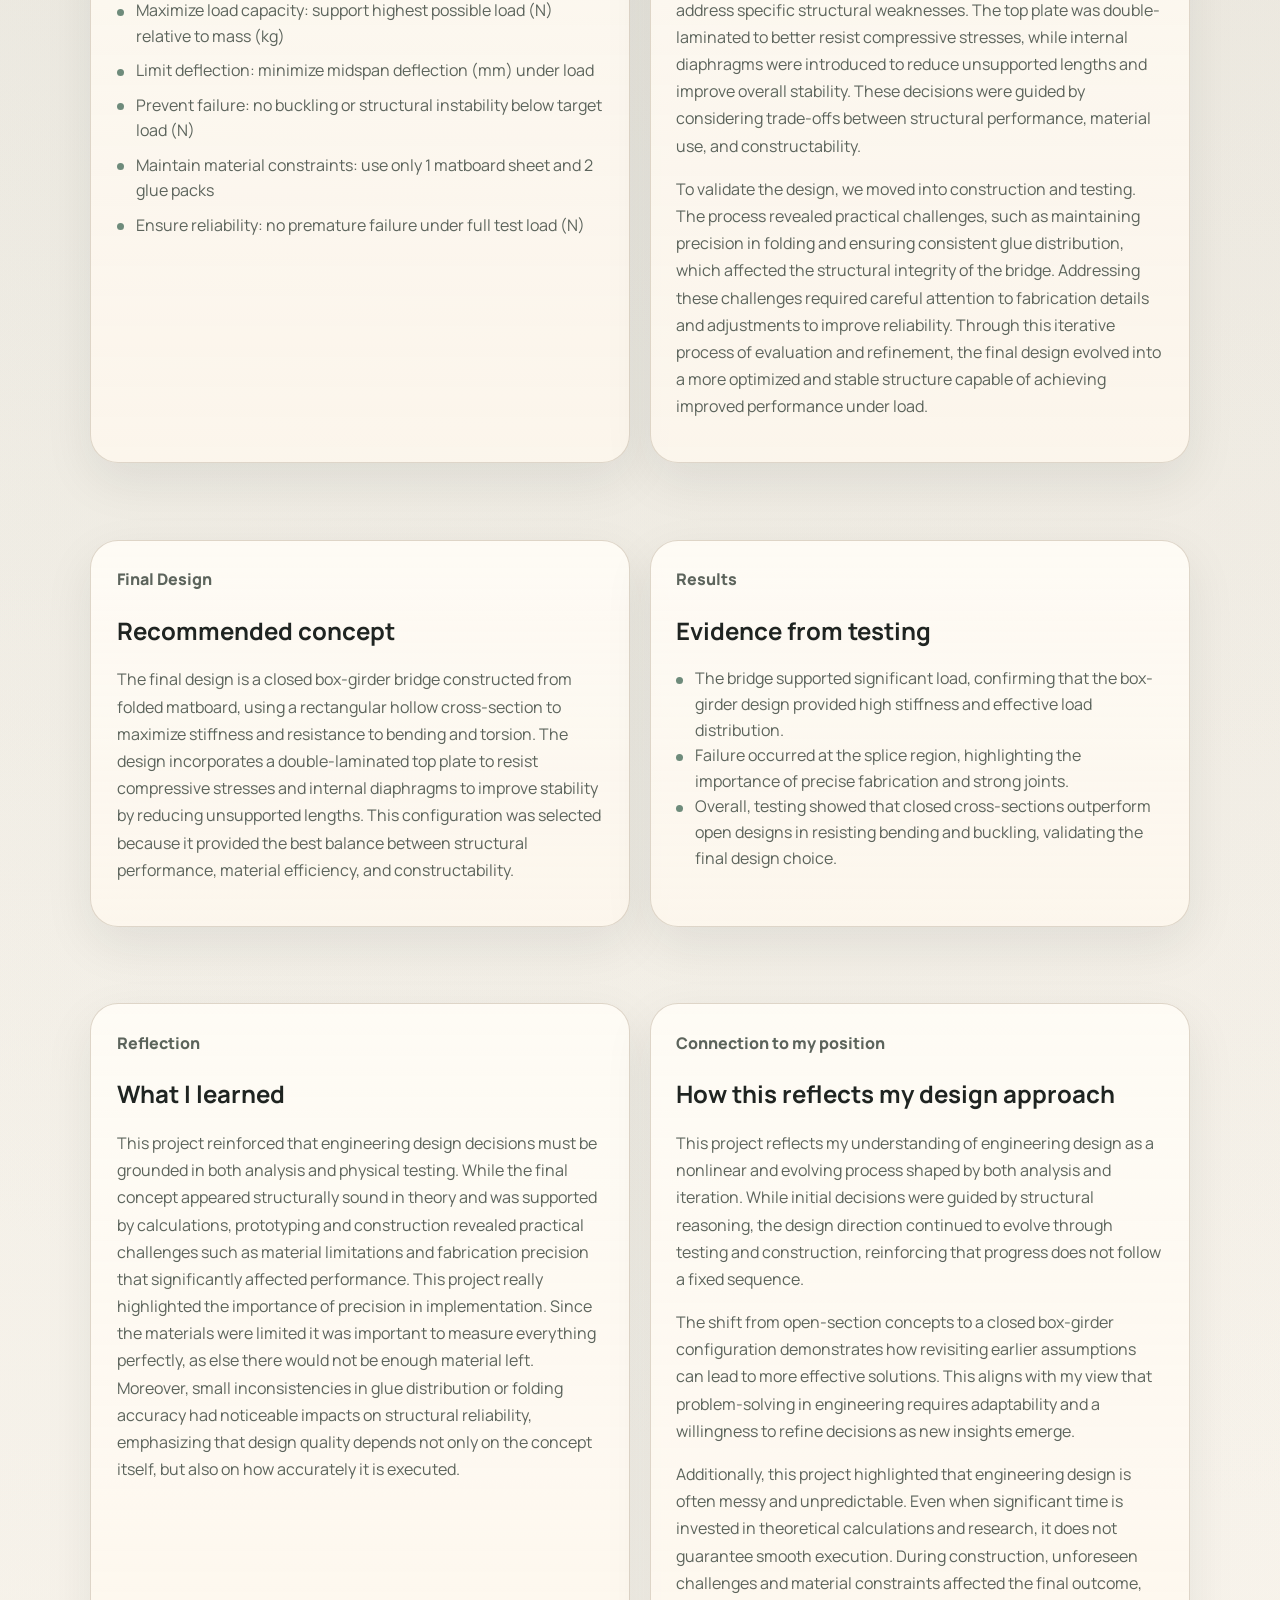
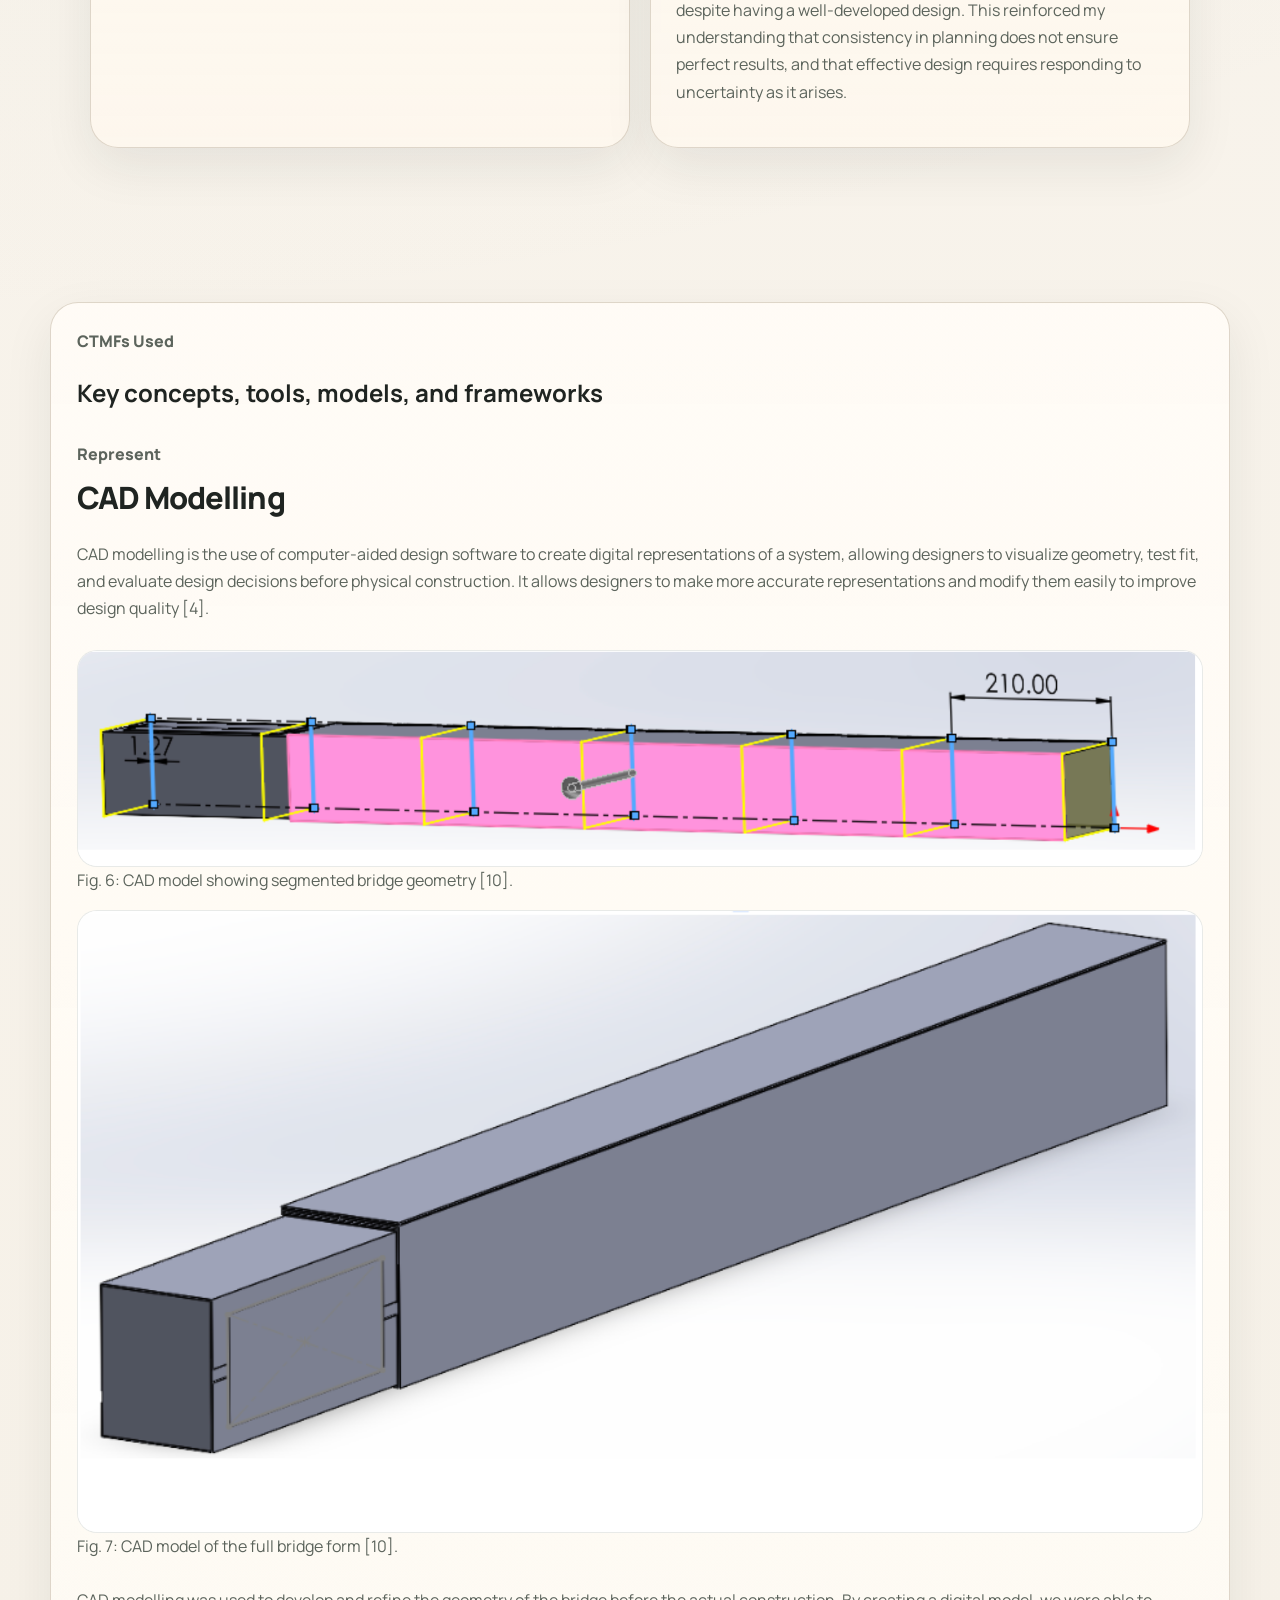
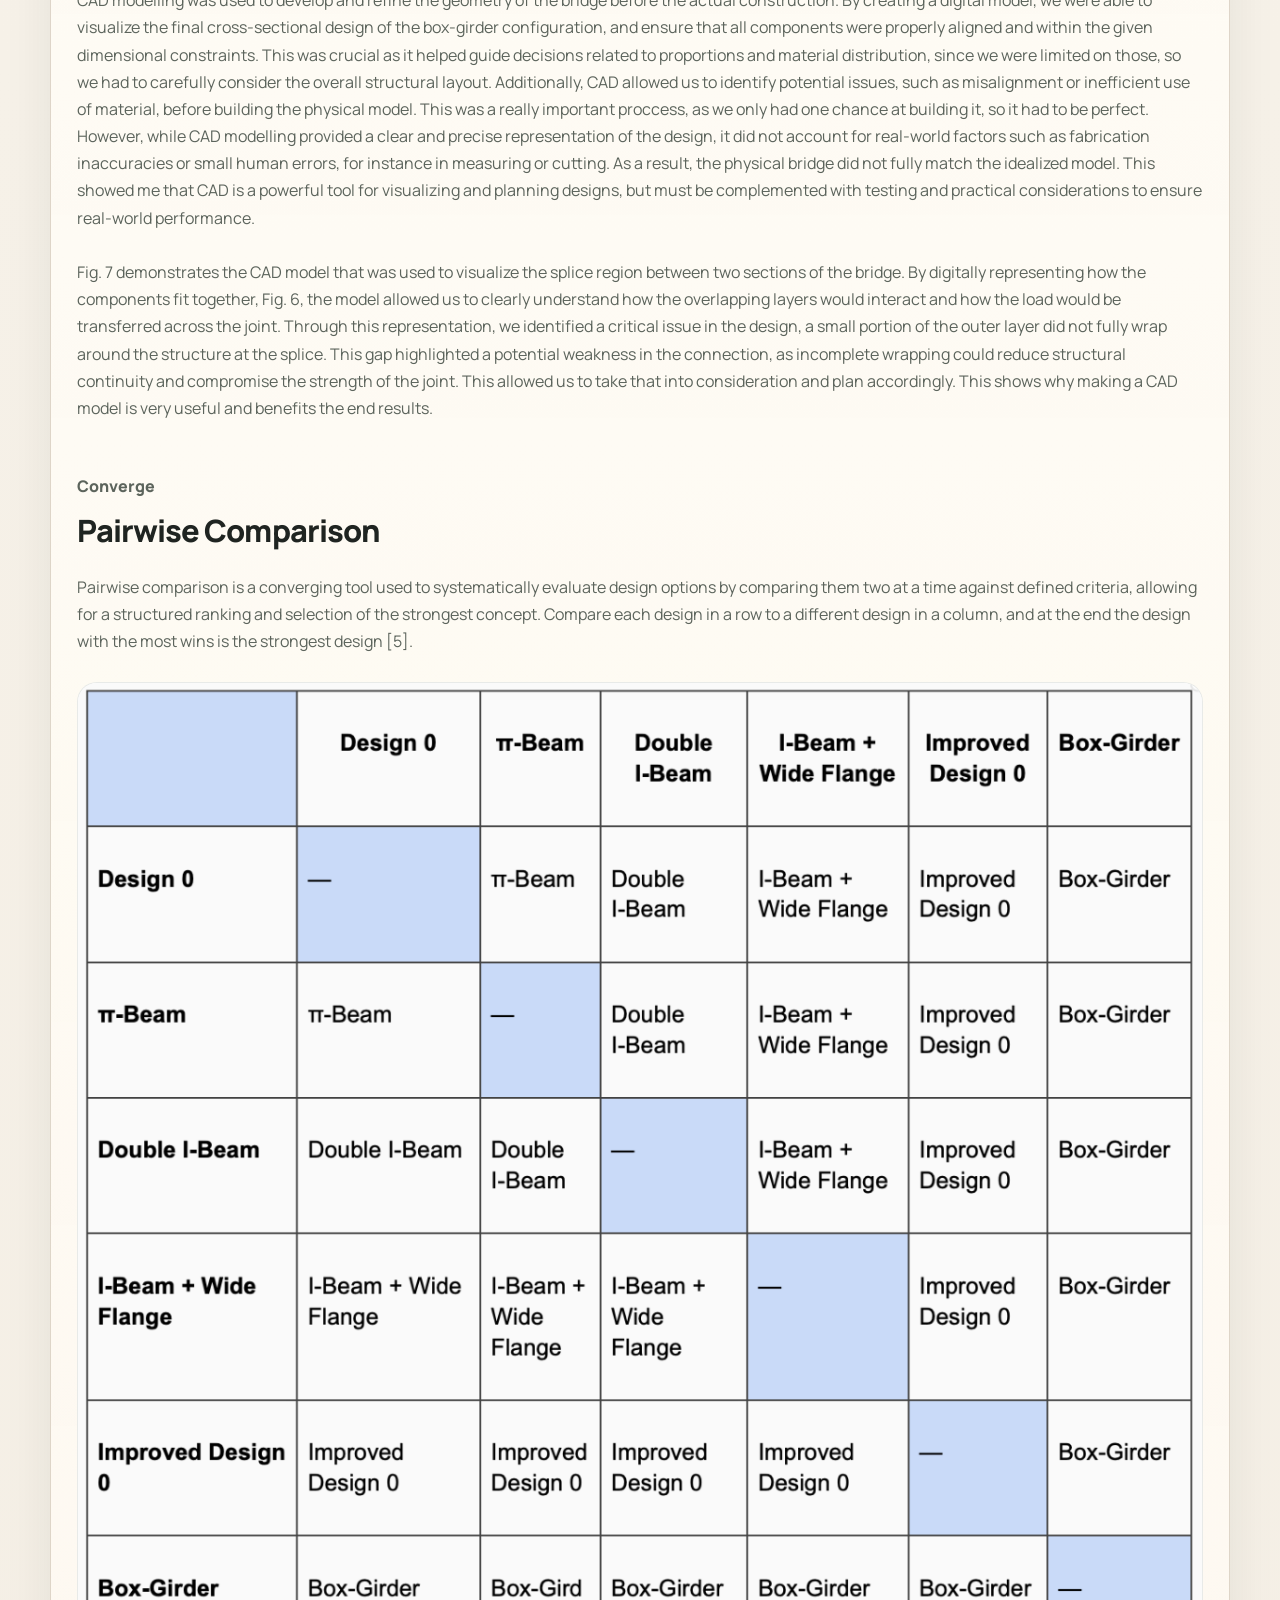
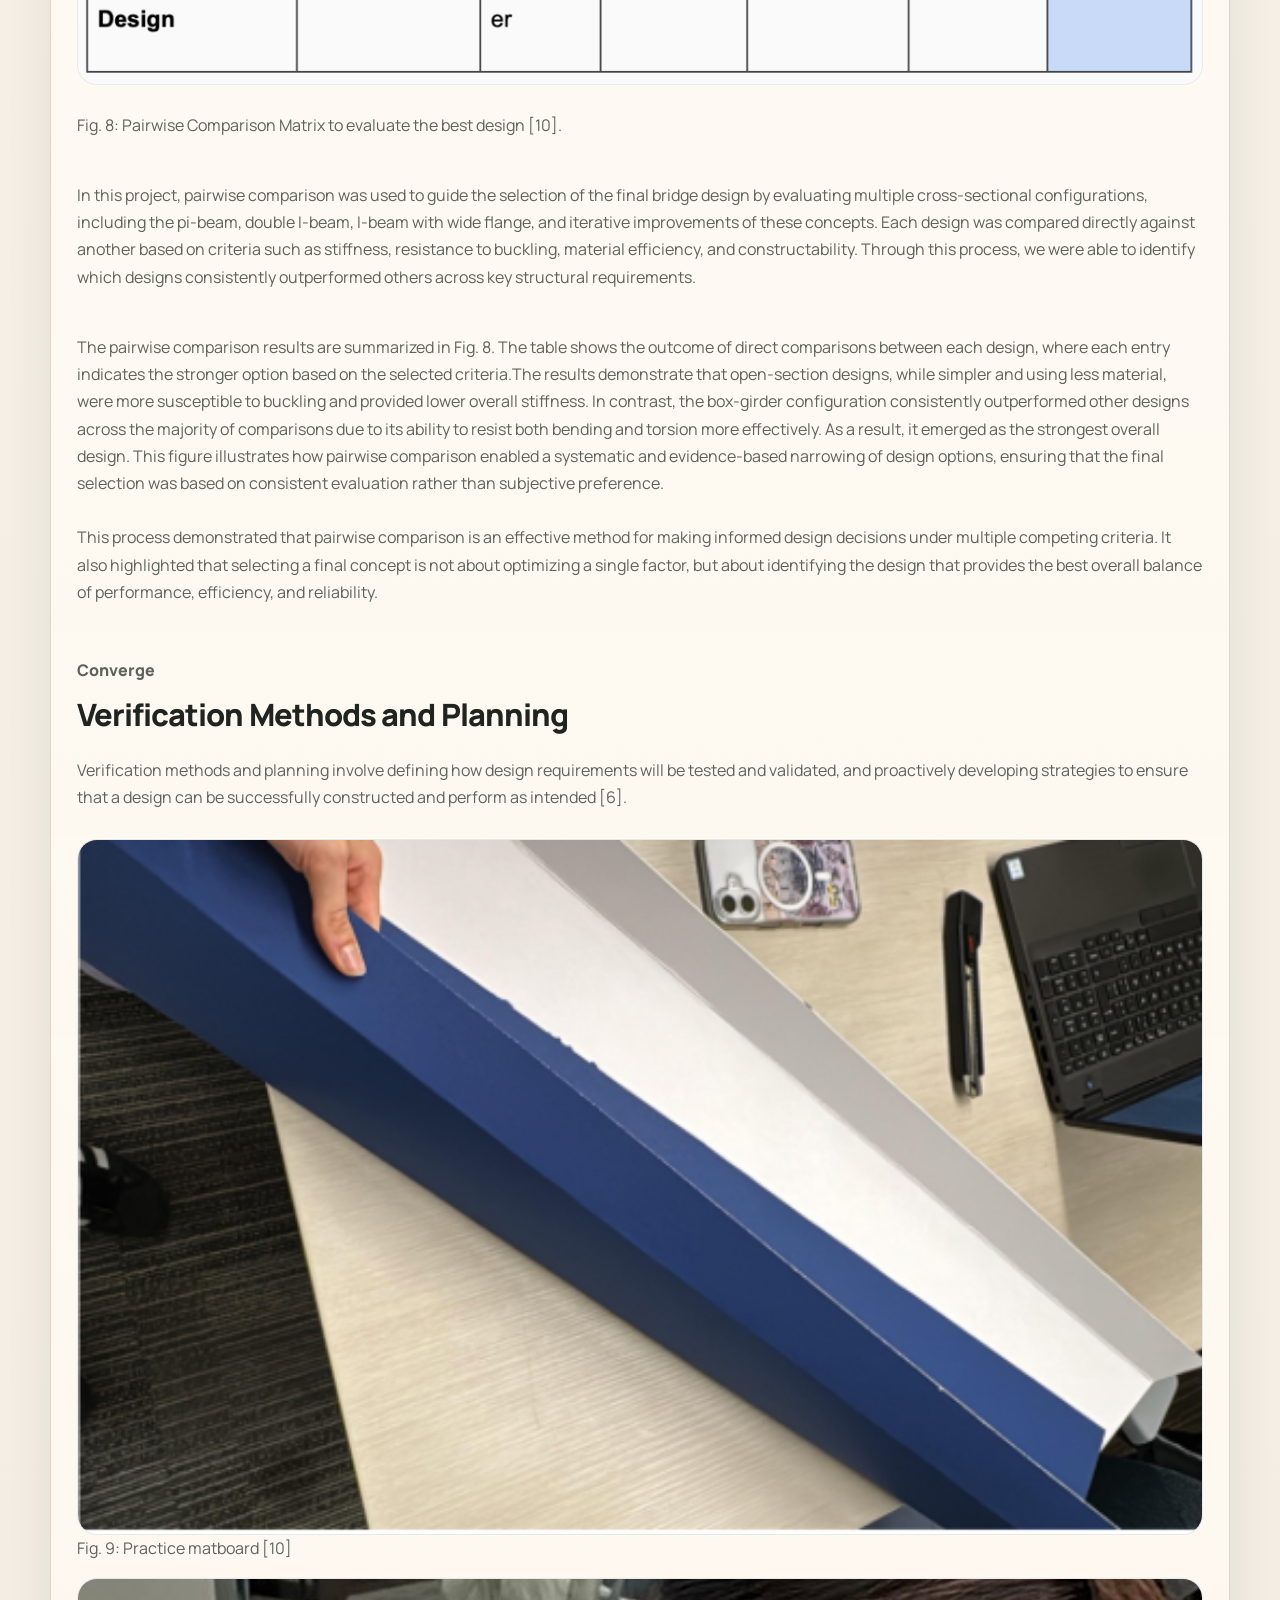
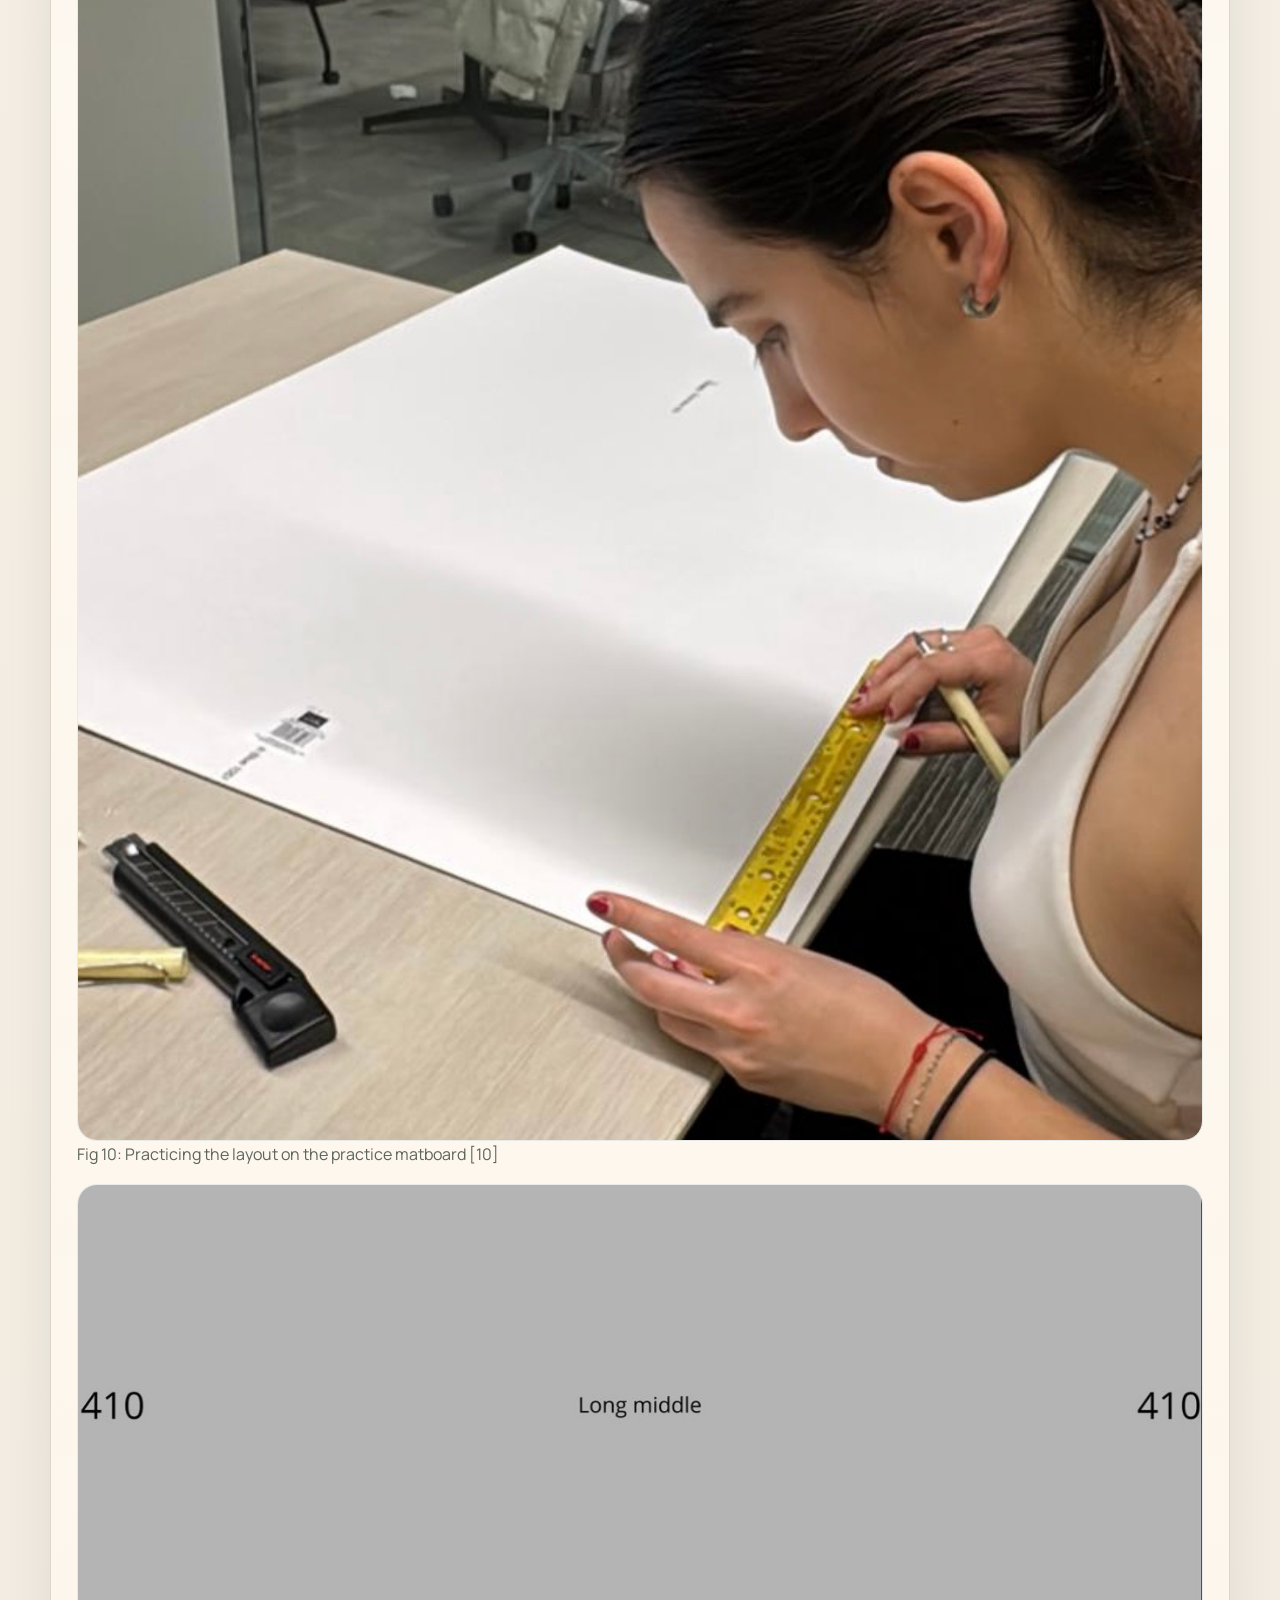
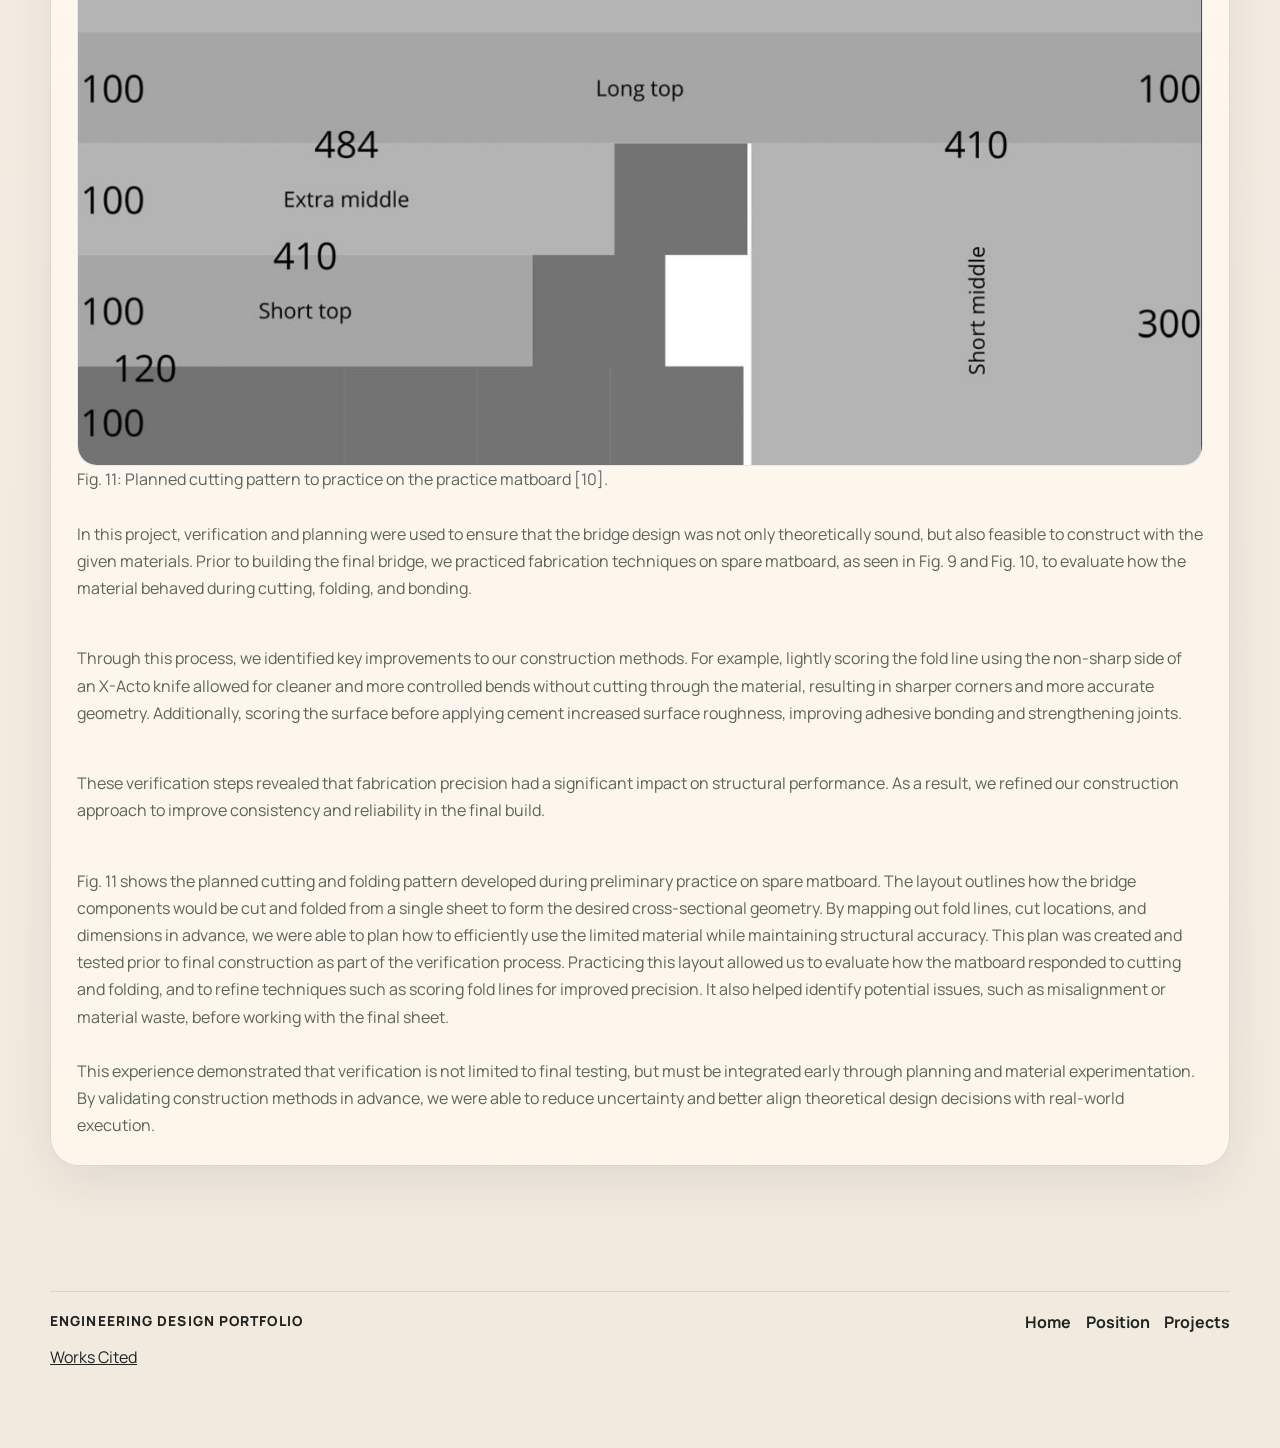
<file: project-02.html>
<!DOCTYPE html>
<html lang="en">
  <head>
    <meta charset="UTF-8" />
    <meta name="viewport" content="width=device-width, initial-scale=1.0" />
    <meta
      name="description"
      content="Reusable project detail template for an engineering design portfolio."
    />
    <title>Bridge Project | Engineering Design Portfolio</title>
    <link rel="preconnect" href="https://fonts.googleapis.com" />
    <link rel="preconnect" href="https://fonts.gstatic.com" crossorigin />
    <link
      href="https://fonts.googleapis.com/css2?family=Cormorant+Garamond:wght@500;600;700&amp;family=Manrope:wght@400;500;600;700;800&amp;display=swap"
      rel="stylesheet"
    />
    <link rel="stylesheet" href="styles.css" />
  </head>
  <body>
    <a class="skip-link" href="#main-content">Skip to content</a>
    <div class="page-shell">
      <header class="site-header">
        <a class="brand-mark brand-mark--link" href="index.html">
          <span class="brand-mark__monogram" aria-hidden="true">ED</span>
          <div>
            <p class="brand-mark__label">Engineering Design</p>
            <p class="brand-mark__subtle">Portfolio</p>
          </div>
        </a>
        <button
          class="nav-toggle"
          type="button"
          aria-expanded="false"
          aria-controls="site-nav"
          aria-label="Toggle navigation"
        >
          <span></span>
          <span></span>
        </button>
        <nav class="site-nav" id="site-nav" aria-label="Primary">
          <a href="index.html">Home</a>
          <a href="about.html">Position</a>
          <a href="projects.html" aria-current="page">Projects</a>
        </nav>
      </header>

      <main id="main-content" class="page-main">
        <section class="page-hero page-hero--compact reveal is-visible">
          <div class="page-hero__content">
            <p class="eyebrow">Project 02</p>
            <h1>Bridge Project</h1>
            <p class="lede">
              This project involved designing and constructing a matboard
              bridge capable of supporting a moving train load. The goal was to
              maximize structural efficiency by achieving high stiffness and
              load-carrying capacity while minimizing material use and failure
              risks such as buckling. Through iterative design, analysis, and
              testing, the final solution focused on a closed box-girder
              structure to improve strength and stability.
            </p>

            <div class="panel panel--accent" style="margin-top: 1.5rem; max-width: 760px;">
              <p class="panel__title">Quick Facts</p>
              <ul class="detail-list">
                <li><strong>Course:</strong> CIV102</li>
                <li><strong>Focus:</strong> Structural design, load analysis, and material efficiency</li>
                <li><strong>Final concept:</strong> Closed box-girder bridge made from folded matboard</li>
                <li><strong>Core issue:</strong> Preventing structural failure (buckling, bending) while maximizing strength-to-weight ratio</li>
                <li><strong>Team:</strong> Ashlyn Lee, Ana Victoria Diaz Garcia, Riana Khasanova</li>
              </ul>
            </div>
            <div class="button-row">
              <a class="button button--primary" href="projects.html">Back to Projects</a>
            </div>
          </div>
        </section>

        <section class="section reveal is-visible">
          <details class="panel panel--feature" style="max-width: 1100px; margin-left: 0; margin-right: auto;">
            <summary
              style="
                cursor: pointer;
                font-weight: 700;
                font-size: 1.1rem;
                list-style: none;
                display: inline-block;
                padding: 0.85rem 1.25rem;
                border-radius: 999px;
                border: 1px solid rgba(64, 82, 68, 0.2);
                background: rgba(255,255,255,0.7);
                margin-bottom: 1rem;
              "
            >
              One-Pager
            </summary>

            <div style="margin-top: 1rem;">
              <img
                src="bridge-one-pager.png"
                alt="Bridge Project one-pager"
                style="width: min(88%, 960px); height: auto; display: block; margin: 0 auto; border-radius: 24px;"
              />
            </div>
          </details>
        </section>

        <section class="section section--tight reveal is-visible">
          <div class="project-grid project-grid--two">
            <article class="panel">
              <p class="panel__title">Opportunity</p>
              <h2>Problem and Stakeholders</h2>
              <p>
                This project focused on designing a matboard bridge capable of
                safely supporting a moving train load while operating under
                strict material and geometric constraints. The materials that
                were allowed were a sheet of matboard and 2 small packs of
                cement glue. The primary challenge was to maximize stiffness
                and load-carrying capacity while minimizing mass and preventing
                structural failure modes such as buckling and bending. The
                stakeholders include the course instructors, who defined the
                performance criteria and constraints, and the design team, who
                were responsible for developing a reliable and efficient
                solution. The problem mattered within this context because it
                required translating theoretical structural concepts into a
                physical system that could perform under real loading
                conditions, highlighting the importance of both analysis and
                practical construction considerations.
              </p>
              <h2 style="margin-top: 2.2rem;">Objectives</h2>
              <ul class="detail-list detail-list--spacious">
                <li>Maximize load capacity: support highest possible load (N) relative to mass (kg)</li>
                <li>Limit deflection: minimize midspan deflection (mm) under load</li>
                <li>Prevent failure: no buckling or structural instability below target load (N)</li>
                <li>Maintain material constraints: use only 1 matboard sheet and 2 glue packs</li>
                <li>Ensure reliability: no premature failure under full test load (N)</li>
              </ul>
            </article>

            <article class="panel">
              <p class="panel__title">Design Process</p>
              <h2>How the concept was developed</h2>
              <p>
                When initially approaching the design problem, we explored a
                range of possible bridge configurations with the goal of
                maximizing load-carrying capacity while minimizing material
                use. Early concepts included simpler open cross-sections and
                folded geometries, but these approaches were quickly
                identified as being more susceptible to buckling and lacking
                sufficient stiffness. This highlighted the need to prioritize
                structural efficiency and stability in the design.
              </p>
              <p>
                During the
                concept development phase, we analyzed different
                cross-sectional configurations and evaluated their ability to
                resist bending and buckling under load. Through comparison and
                structural reasoning, we recognized that closed sections
                provide significantly greater stiffness relative to their
                weight. This led to a key design decision to adopt a
                box-girder configuration, which uses a rectangular hollow
                cross-section to improve resistance to both bending and
                torsion.
              </p>
              <p>
                As the design progressed, further refinements were
                made to address specific structural weaknesses. The top plate
                was double-laminated to better resist compressive stresses,
                while internal diaphragms were introduced to reduce
                unsupported lengths and improve overall stability. These
                decisions were guided by considering trade-offs between
                structural performance, material use, and constructability.
              </p>
              <p>
                To
                validate the design, we moved into construction and testing.
                The process revealed practical challenges, such as maintaining
                precision in folding and ensuring consistent glue
                distribution, which affected the structural integrity of the
                bridge. Addressing these challenges required careful attention
                to fabrication details and adjustments to improve reliability.
                Through this iterative process of evaluation and refinement,
                the final design evolved into a more optimized and stable
                structure capable of achieving improved performance under load.
              </p>
            </article>
          </div>
        </section>

        <section class="section section--tight reveal is-visible">
          <div class="project-grid project-grid--two">
            <article class="panel">
              <p class="panel__title">Final Design</p>
              <h2>Recommended concept</h2>
              <p>
                The final design is a closed box-girder bridge constructed from folded matboard, using a rectangular hollow cross-section to maximize stiffness and resistance to bending and torsion. The design incorporates a double-laminated top plate to resist compressive stresses and internal diaphragms to improve stability by reducing unsupported lengths. This configuration was selected because it provided the best balance between structural performance, material efficiency, and constructability.
              </p>
            </article>

            <article class="panel">
              <p class="panel__title">Results</p>
              <h2>Evidence from testing</h2>
              <ul class="detail-list">
                <li>The bridge supported significant load, confirming that the box-girder design provided high stiffness and effective load distribution.</li>
                <li>Failure occurred at the splice region, highlighting the importance of precise fabrication and strong joints.</li>
                <li>Overall, testing showed that closed cross-sections outperform open designs in resisting bending and buckling, validating the final design choice.</li>
              </ul>
            </article>
          </div>
        </section>

        <section class="section section--tight reveal is-visible">
          <div class="project-grid project-grid--two">
            <article class="panel">
              <p class="panel__title">Reflection</p>
              <h2>What I learned</h2>
              <p>
                This project reinforced that engineering design decisions must be grounded in both analysis and physical testing. While the final concept appeared structurally sound in theory and was supported by calculations, prototyping and construction revealed practical challenges such as material limitations and fabrication precision that significantly affected performance. This project really highlighted the importance of precision in implementation. Since the materials were limited it was important to measure everything perfectly, as else there would not be enough material left. Moreover, small inconsistencies in glue distribution or folding accuracy had noticeable impacts on structural reliability, emphasizing that design quality depends not only on the concept itself, but also on how accurately it is executed.

              </p>
            </article>

            <article class="panel">
              <p class="panel__title">Connection to my position</p>
              <h2>How this reflects my design approach</h2>
              <p>
                This project reflects my understanding of engineering design as a nonlinear and evolving process shaped by both analysis and iteration. While initial decisions were guided by structural reasoning, the design direction continued to evolve through testing and construction, reinforcing that progress does not follow a fixed sequence.

              </p>
              <p>
                The shift from open-section concepts to a closed box-girder configuration demonstrates how revisiting earlier assumptions can lead to more effective solutions. This aligns with my view that problem-solving in engineering requires adaptability and a willingness to refine decisions as new insights emerge.

              </p>
              <p>
                Additionally, this project highlighted that engineering design is often messy and unpredictable. Even when significant time is invested in theoretical calculations and research, it does not guarantee smooth execution. During construction, unforeseen challenges and material constraints affected the final outcome, despite having a well-developed design. This reinforced my understanding that consistency in planning does not ensure perfect results, and that effective design requires responding to uncertainty as it arises.
              </p>
            </article>
          </div>
        </section>

        <section class="section reveal is-visible">
          <article class="panel">
            <p class="panel__title">CTMFs Used</p>
            <h2>Key concepts, tools, models, and frameworks</h2>

            <div class="ctmf-stack ctmf-stack--inside">
              <div class="ctmf-rich">
                <p class="panel__title">Represent</p>
                <h3>CAD Modelling</h3>
                <p>
                  CAD modelling is the use of computer-aided design software
                  to create digital representations of a system, allowing
                  designers to visualize geometry, test fit, and evaluate
                  design decisions before physical construction. It allows designers to
                  make more accurate representations and modify them easily to improve design quality [4].
                </p>
                <div
                  style="
                    display: grid;
                    grid-template-columns: 1fr;
                    gap: 1rem;
                    align-items: start;
                  "
                >
                  <div>
                    <img
                      src="bridge-cad-model-01.png"
                      alt="CAD model showing segmented bridge geometry"
                      style="
                        width: min(100%, 980px);
                        height: auto;
                        border-radius: 20px;
                        border: 1px solid rgba(64, 82, 68, 0.12);
                        background: white;
                      "
                    />
                    <p>Fig. 6: CAD model showing segmented bridge geometry [10].</p>
                  </div>
                  <div>
                    <img
                      src="bridge-cad-model-02.png"
                      alt="CAD model of the full bridge form"
                      style="
                        width: min(100%, 980px);
                        height: auto;
                        border-radius: 20px;
                        border: 1px solid rgba(64, 82, 68, 0.12);
                        background: white;
                      "
                    />
                    <p>Fig. 7: CAD model of the full bridge form [10].</p>
                  </div>
                </div>
                <p>
                  CAD modelling was used to develop and refine the geometry of
                  the bridge before the actual construction. By creating a digital model,
                  we were able to visualize the final cross-sectional design of the box-girder configuration, and ensure that all
                  components were properly aligned and within the given
                  dimensional constraints. This was crucial as it helped guide decisions related
                  to proportions and material distribution, since we were limited on those, so we had to carefully consider the overall
                  structural layout. Additionally, CAD allowed us to identify
                  potential issues, such as misalignment or inefficient use of
                  material, before building the physical model. This was a really important proccess, as 
                  we only had one chance at building it, so it had to be perfect. However, while
                  CAD modelling provided a clear and precise representation of
                  the design, it did not account for real-world factors such
                  as fabrication inaccuracies or small human errors, for instance in measuring or cutting. As a
                  result, the physical bridge did not fully match the
                  idealized model. This showed me that CAD is a powerful tool
                  for visualizing and planning designs, but must be
                  complemented with testing and practical considerations to
                  ensure real-world performance.
                </p>
                <p>
                  Fig. 7 demonstrates the CAD model that was used to visualize the splice region between 
                  two sections of the bridge. By digitally representing how the components fit together, Fig. 6, 
                  the model allowed us to clearly understand how the overlapping layers would interact 
                  and how the load would be transferred across the joint. Through this representation, 
                  we identified a critical issue in the design, a small portion of the outer
                  layer did not fully wrap around the structure at the splice. 
                  This gap highlighted a potential weakness in the connection, 
                  as incomplete wrapping could reduce structural continuity and compromise the
                  strength of the joint. This allowed us to take that into consideration and plan accordingly. This
                  shows why making a CAD model is very useful and benefits the end results.
                </p>
              </div>

              <div class="ctmf-rich">
                <p class="panel__title">Converge</p>
                <h3>Pairwise Comparison</h3>
                <p>
                  Pairwise comparison is a converging tool used to
                  systematically evaluate design options by comparing them two
                  at a time against defined criteria, allowing for a
                  structured ranking and selection of the strongest concept. Compare each design in a row to a different design 
                  in a column, and at the end the design with the most wins is the strongest design [5].
                </p>
                <img
                  src="bridge-pairwise.png"
                  alt="Pairwise comparison matrix used for bridge concept selection"
                  style="
                    width: min(100%, 980px);
                    height: auto;
                    border-radius: 20px;
                    border: 1px solid rgba(64, 82, 68, 0.12);
                    background: white;
                  "
                />
                <p>
                  Fig. 8: Pairwise Comparison Matrix to evaluate the best
                  design [10].
                </p>
                <p>
                  In this project, pairwise comparison was used to guide the
                  selection of the final bridge design by evaluating multiple
                  cross-sectional configurations, including the pi-beam,
                  double I-beam, I-beam with wide flange, and iterative
                  improvements of these concepts. Each design was compared
                  directly against another based on criteria such as
                  stiffness, resistance to buckling, material efficiency, and
                  constructability. Through this process, we were able to
                  identify which designs consistently outperformed others
                  across key structural requirements.
                </p>
                <p>
                  The pairwise comparison results are summarized in Fig. 8.
                  The table shows the outcome of direct comparisons between
                  each design, where each entry indicates the stronger option
                  based on the selected criteria.The results demonstrate that open-section designs, while
                  simpler and using less material, were more susceptible to
                  buckling and provided lower overall stiffness. In contrast,
                  the box-girder configuration consistently outperformed
                  other designs across the majority of comparisons due to its
                  ability to resist both bending and torsion more
                  effectively. As a result, it emerged as the strongest
                  overall design. This figure illustrates how pairwise
                  comparison enabled a systematic and evidence-based
                  narrowing of design options, ensuring that the final
                  selection was based on consistent evaluation rather than
                  subjective preference.
                </p>
                <p>
                  This process demonstrated that pairwise comparison is an
                  effective method for making informed design decisions under
                  multiple competing criteria. It also highlighted that
                  selecting a final concept is not about optimizing a single
                  factor, but about identifying the design that provides the
                  best overall balance of performance, efficiency, and
                  reliability.
                </p>
              </div>

              <div class="ctmf-rich">
                <p class="panel__title">Converge</p>
                <h3>Verification Methods and Planning</h3>
                <p>
                  Verification methods and planning involve defining how
                  design requirements will be tested and validated, and
                  proactively developing strategies to ensure that a design
                  can be successfully constructed and perform as intended [6].
                </p>
                <div
                  style="
                    display: grid;
                    grid-template-columns: repeat(3, minmax(0, 1fr));
                    gap: 1rem;
                    align-items: start;
                  "
                >
                  <div>
                    <img
                      src="bridge-verification.png"
                      alt="Bridge fabrication practice used for verification and planning"
                      style="
                        width: 100%;
                        height: auto;
                        border-radius: 20px;
                        border: 1px solid rgba(64, 82, 68, 0.12);
                        background: white;
                      "
                    />
                    <p>Fig. 9: Practice matboard [10]</p>
                  </div>
                  <div>
                    <img
                      src="bridge-layout.jpg"
                      alt="Practicing the layout on the practice matboard"
                      style="
                        width: 100%;
                        height: auto;
                        border-radius: 20px;
                        border: 1px solid rgba(64, 82, 68, 0.12);
                        background: white;
                      "
                    />
                    <p>Fig 10: Practicing the layout on the practice matboard [10]</p>
                  </div>
                  <div>
                    <img
                      src="bridge-cutting-plan.jpg"
                      alt="Planned cutting pattern to practice on the practice matboard"
                      style="
                        width: 100%;
                        height: auto;
                        border-radius: 20px;
                        border: 1px solid rgba(64, 82, 68, 0.12);
                        background: white;
                      "
                    />
                    <p>
                      Fig. 11: Planned cutting pattern to practice on the
                      practice matboard [10].
                    </p>
                  </div>
                </div>
                <p>
                  In this project, verification and planning were used to
                  ensure that the bridge design was not only theoretically
                  sound, but also feasible to construct with the given
                  materials. Prior to building the final bridge, we practiced
                  fabrication techniques on spare matboard, as seen in Fig. 9
                  and Fig. 10, to evaluate how the material behaved during
                  cutting, folding, and bonding.
                </p>
                <p>
                  Through this process, we identified key improvements to our
                  construction methods. For example, lightly scoring the fold
                  line using the non-sharp side of an X-Acto knife allowed
                  for cleaner and more controlled bends without cutting
                  through the material, resulting in sharper corners and more
                  accurate geometry. Additionally, scoring the surface before
                  applying cement increased surface roughness, improving
                  adhesive bonding and strengthening joints.
                </p>
                <p>
                  These verification steps revealed that fabrication precision
                  had a significant impact on structural performance. As a
                  result, we refined our construction approach to improve
                  consistency and reliability in the final build.
                </p>
                <p>
                  Fig. 11 shows the planned cutting and folding pattern
                  developed during preliminary practice on spare matboard. The
                  layout outlines how the bridge components would be cut and
                  folded from a single sheet to form the desired
                  cross-sectional geometry. By mapping out fold lines, cut
                  locations, and dimensions in advance, we were able to plan
                  how to efficiently use the limited material while
                  maintaining structural accuracy. This plan was created and
                  tested prior to final construction as part of the
                  verification process. Practicing this layout allowed us to
                  evaluate how the matboard responded to cutting and folding,
                  and to refine techniques such as scoring fold lines for
                  improved precision. It also helped identify potential
                  issues, such as misalignment or material waste, before
                  working with the final sheet.
                </p>
                <p>
                  This experience demonstrated that verification is not
                  limited to final testing, but must be integrated early
                  through planning and material experimentation. By validating
                  construction methods in advance, we were able to reduce
                  uncertainty and better align theoretical design decisions
                  with real-world execution.
                </p>
              </div>
            </div>

          </article>
        </section>

      </main>

      <footer class="site-footer site-footer--page">
        <div class="footer-grid">
          <div>
            <p class="footer-grid__title">Engineering Design Portfolio</p>
            <p><a href="works-cited.pdf" target="_blank" rel="noopener noreferrer">Works Cited</a></p>
          </div>
          <div class="footer-grid__links">
            <a href="index.html">Home</a>
            <a href="about.html">Position</a>
            <a href="projects.html">Projects</a>
          </div>
        </div>
      </footer>
    </div>

    <script src="script.js"></script>
  </body>
</html>
</file>
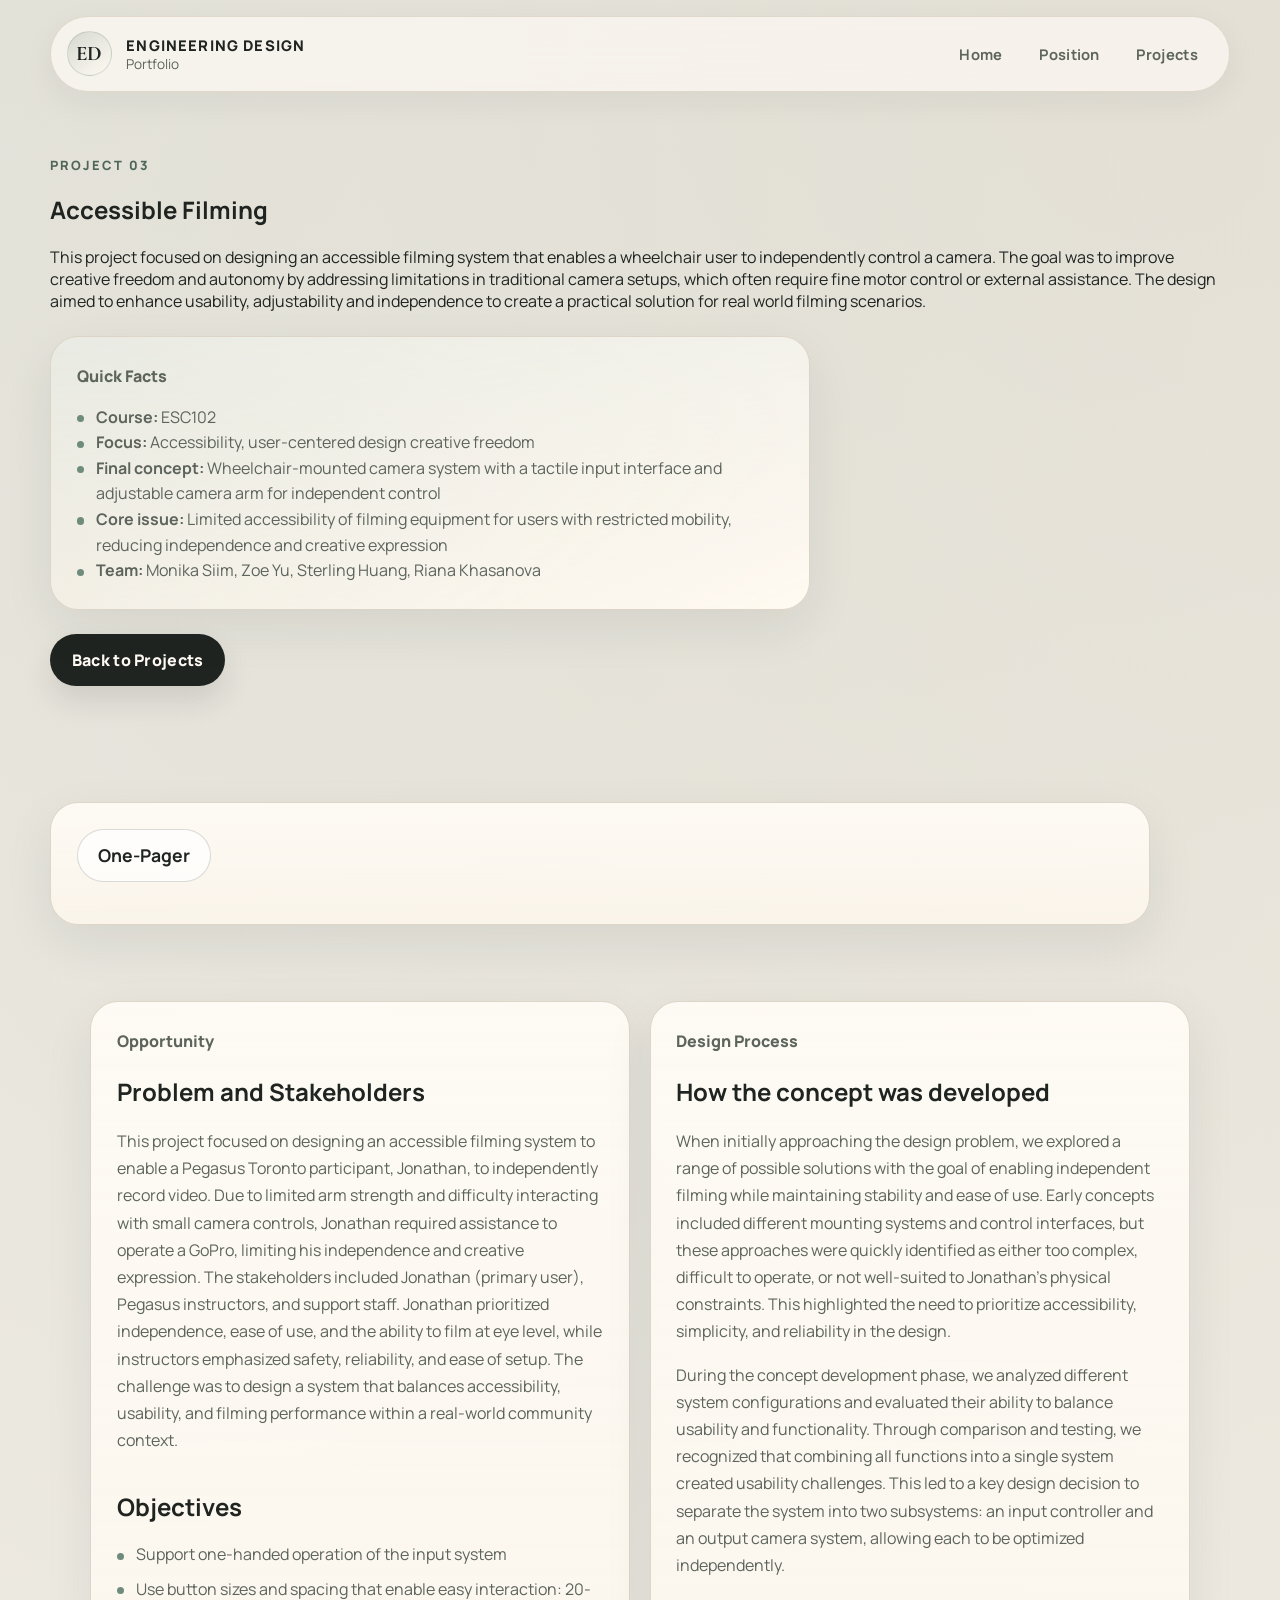
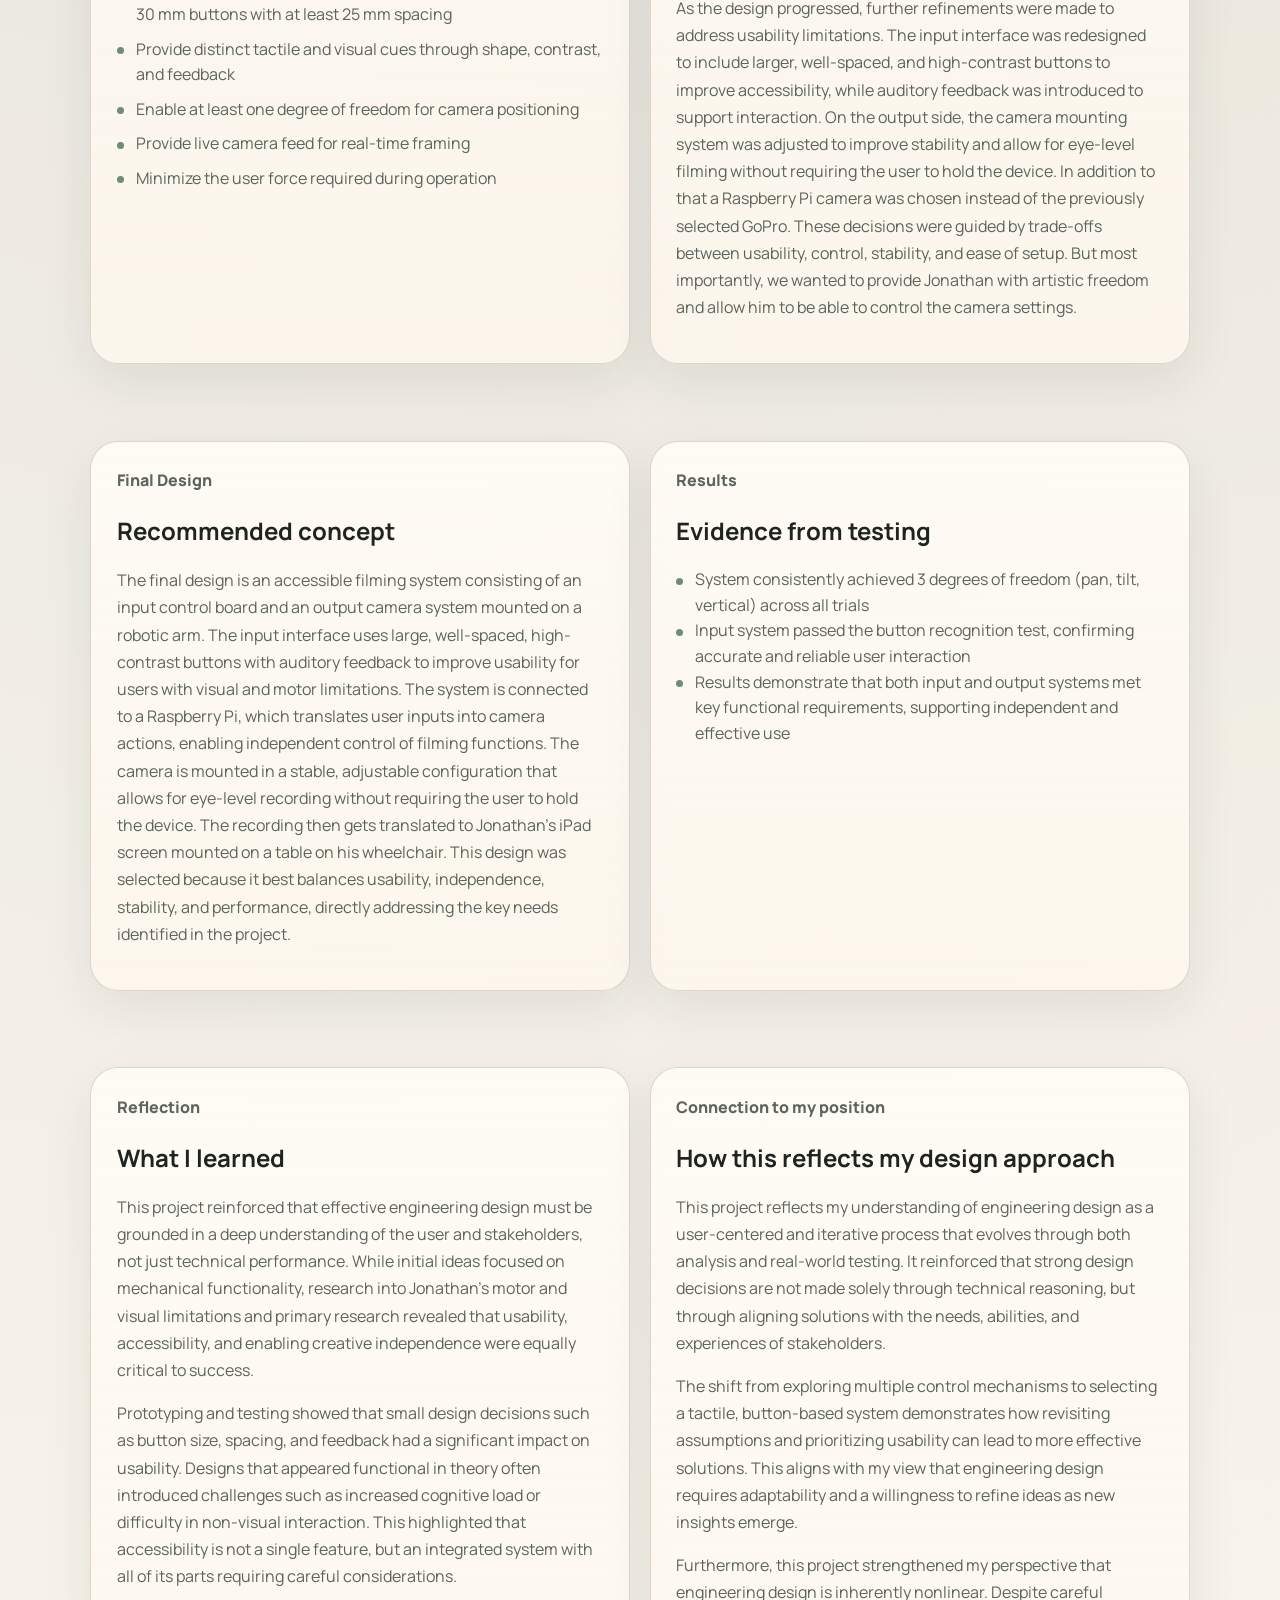
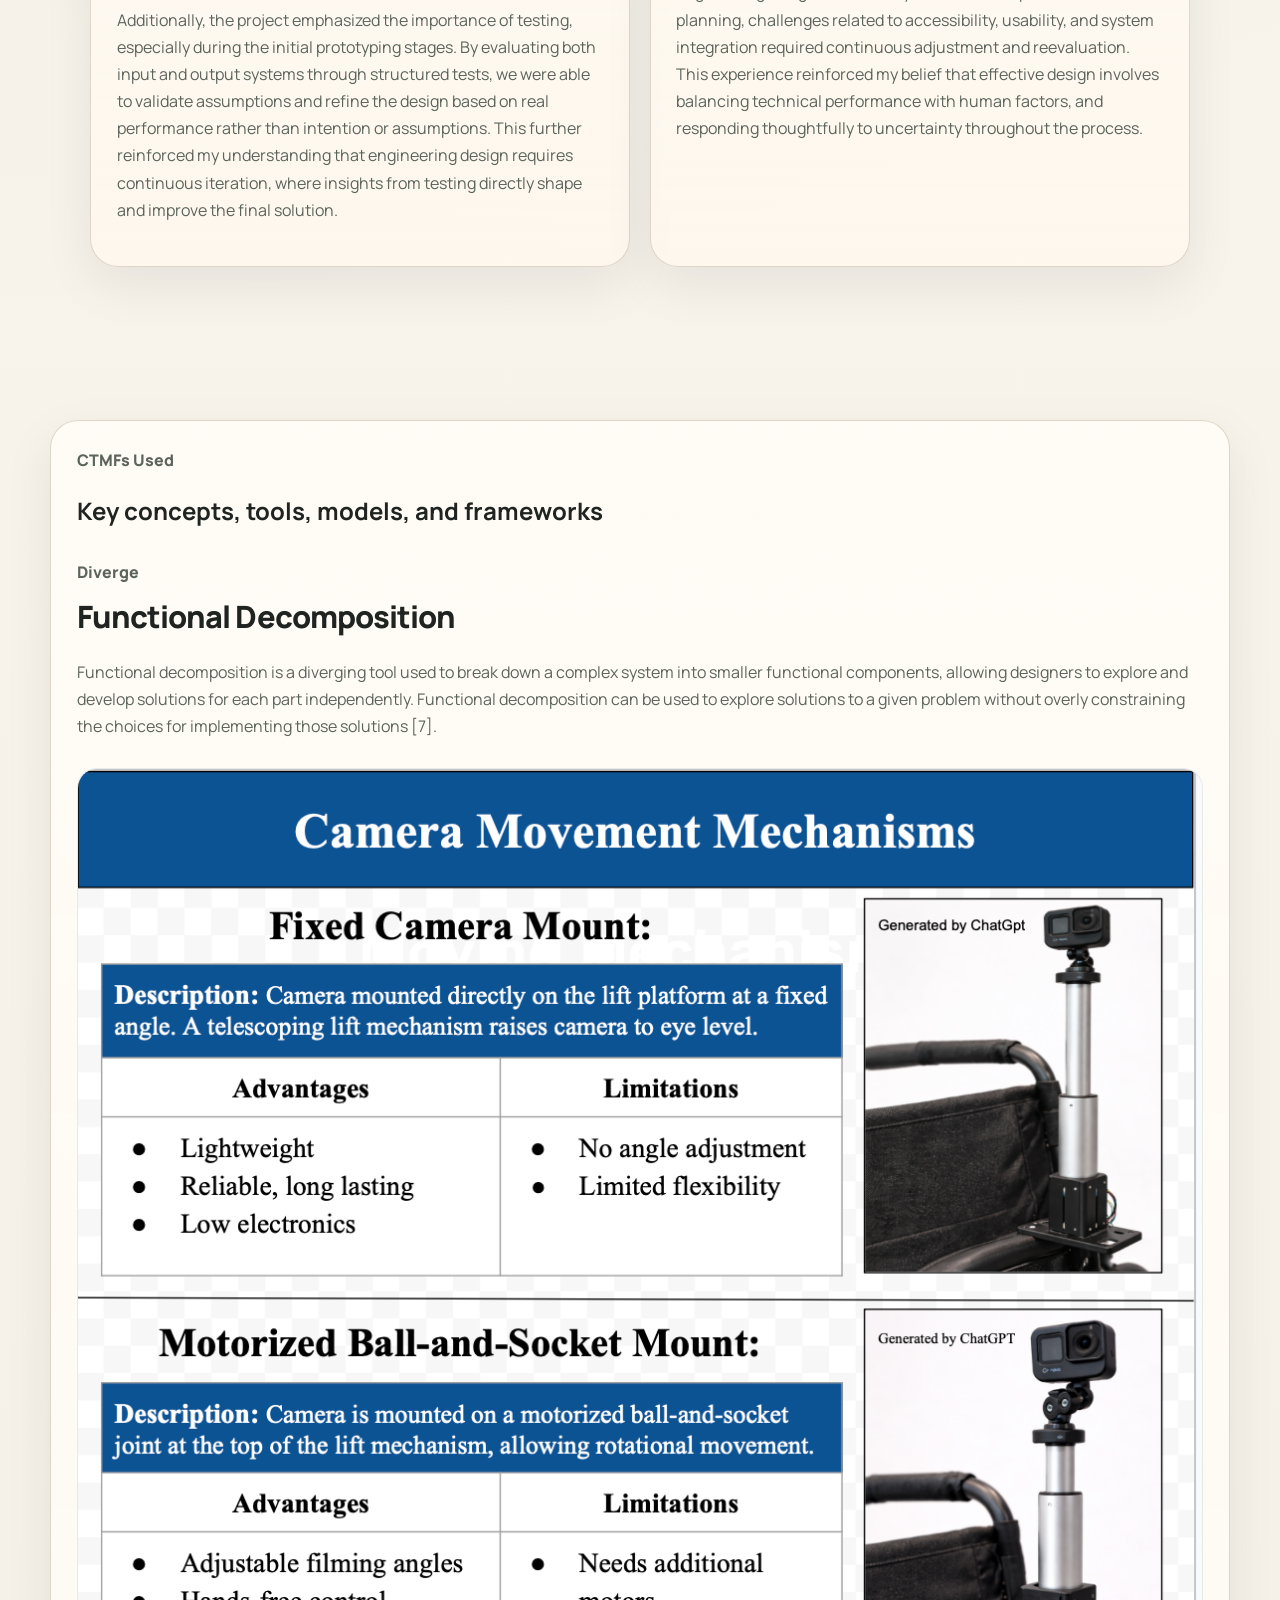
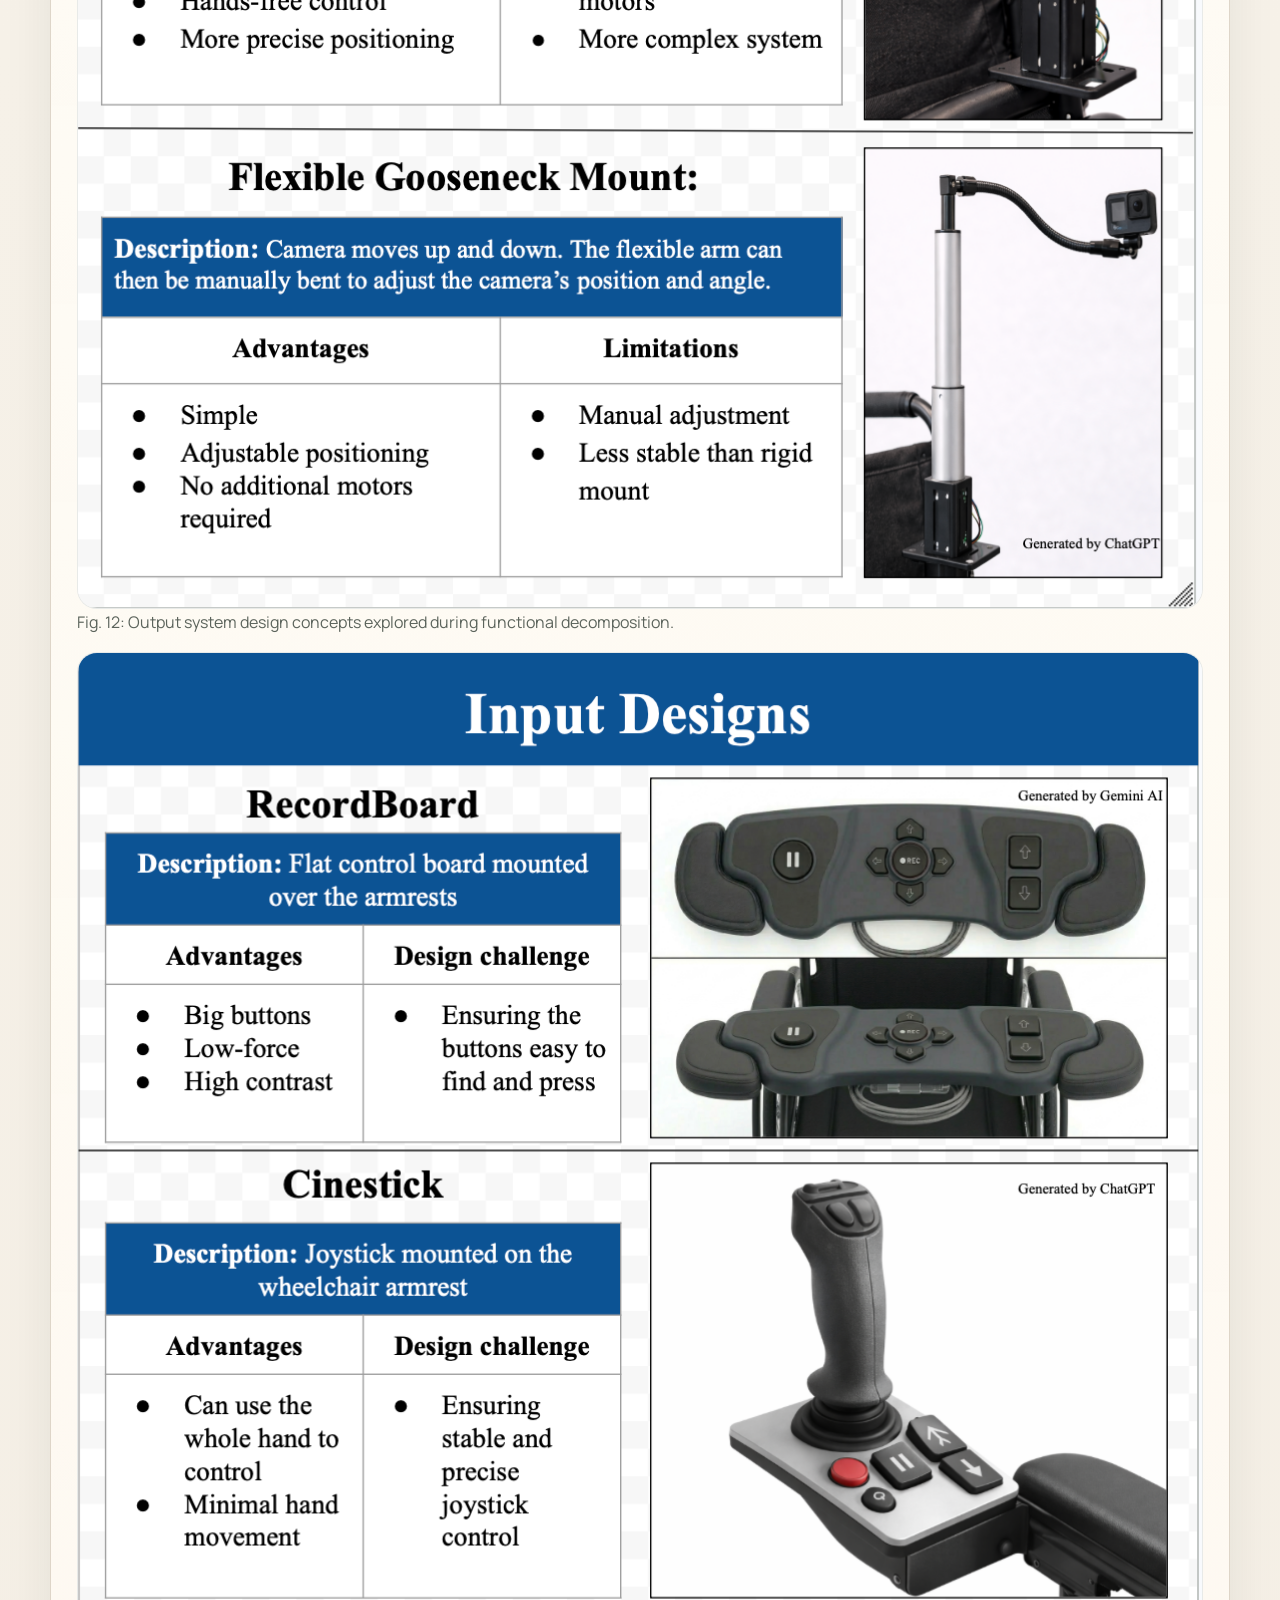
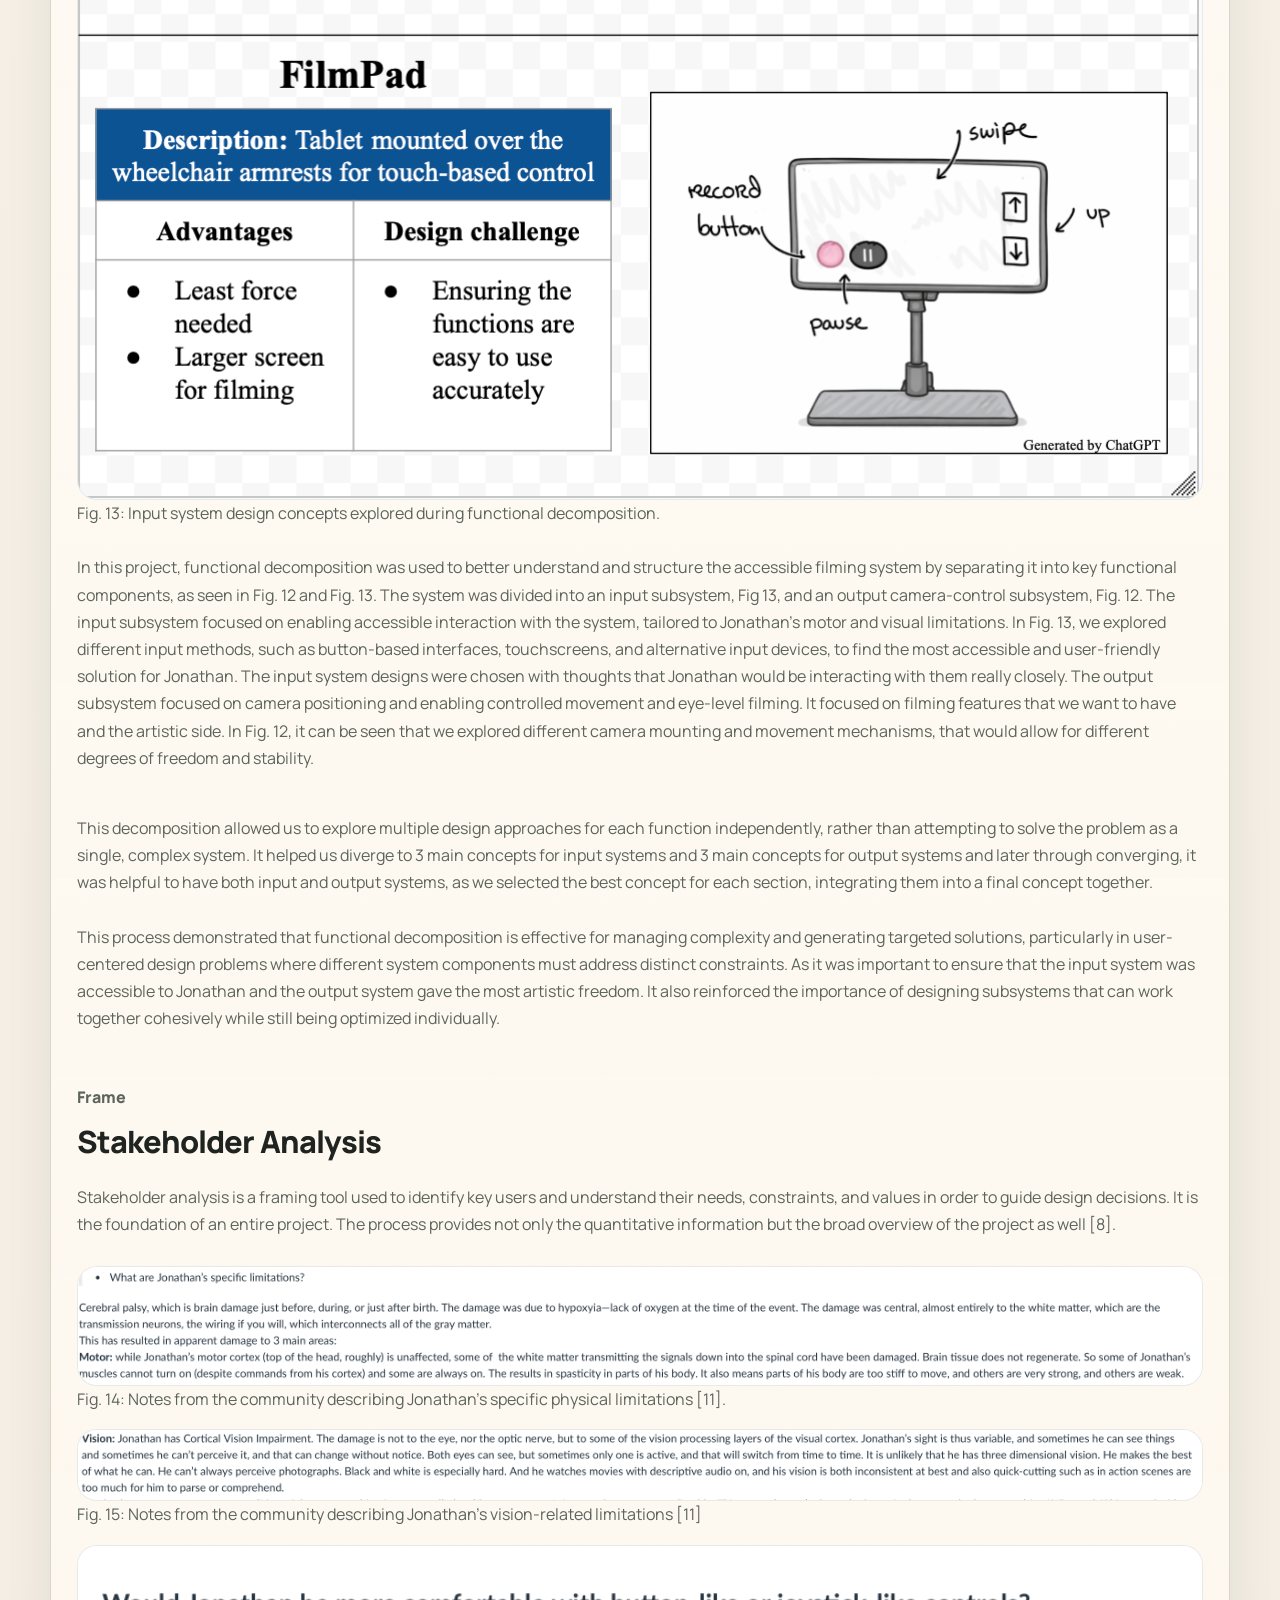
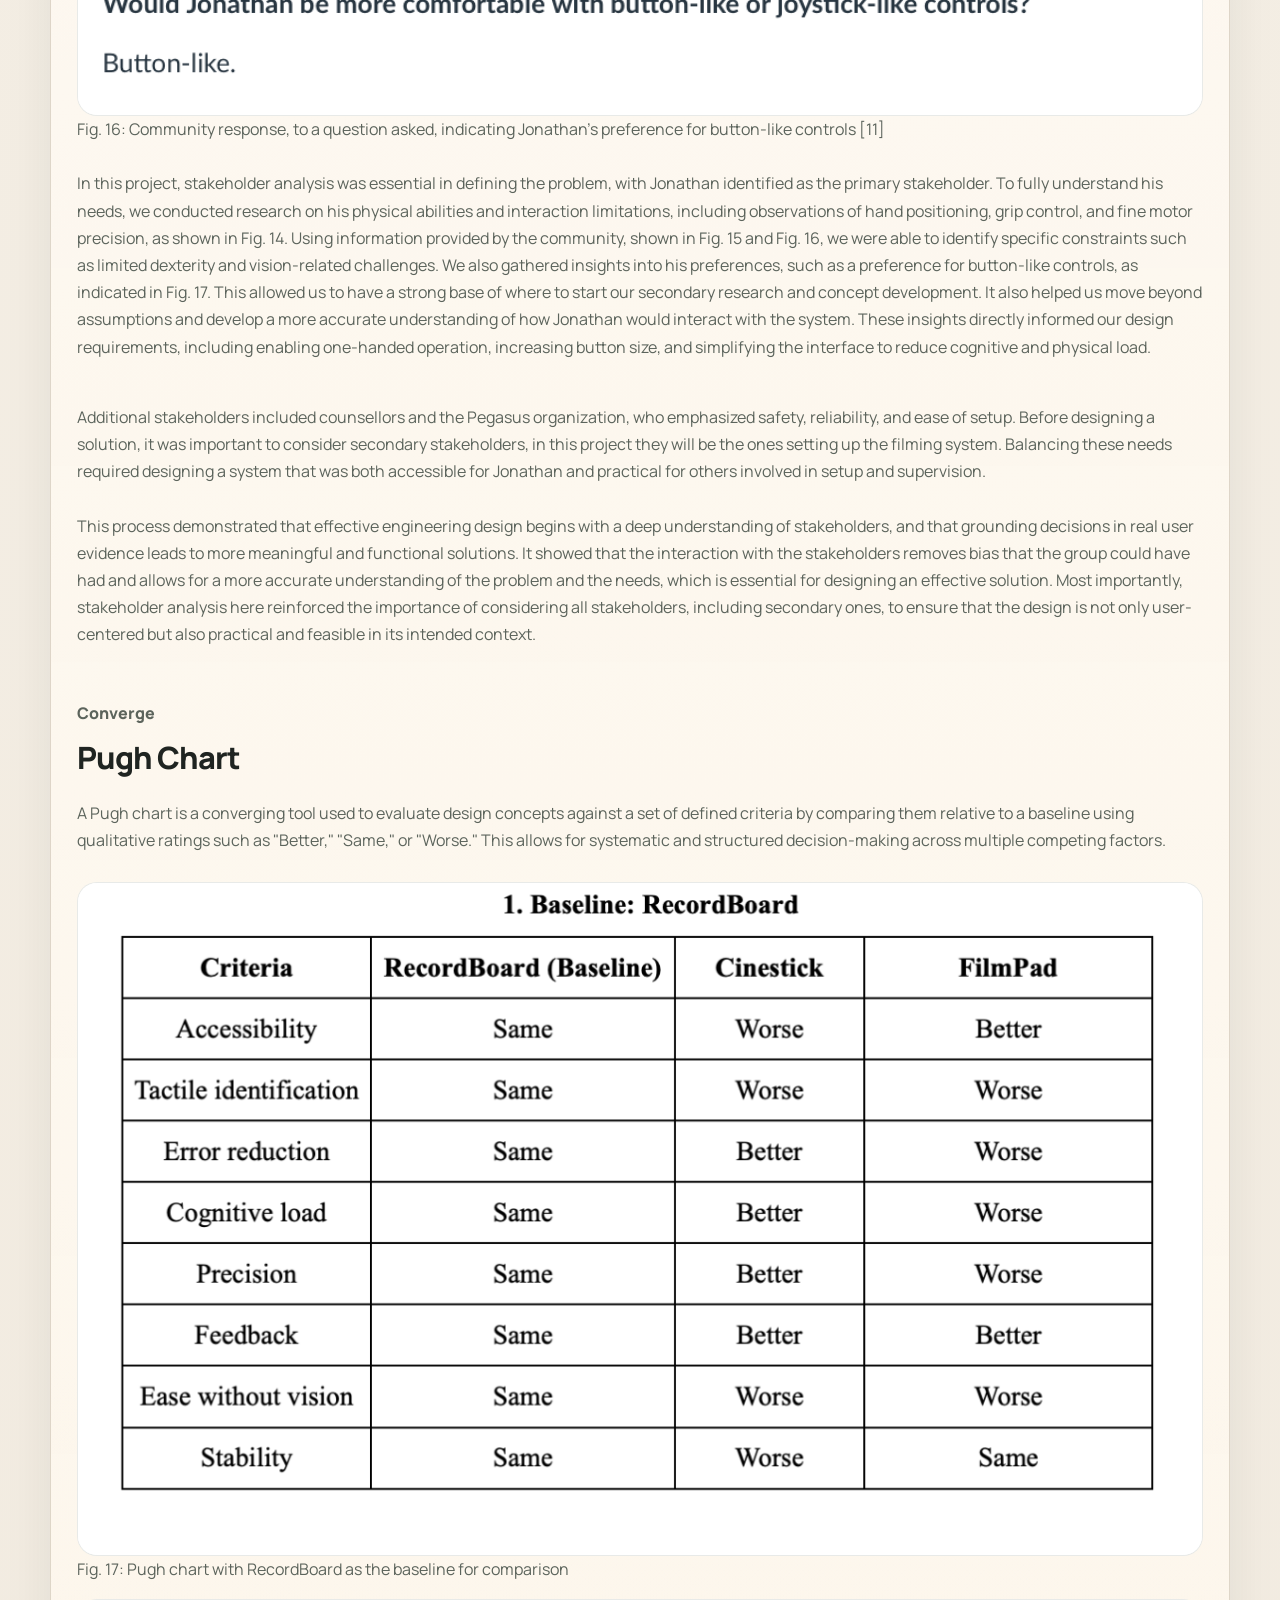
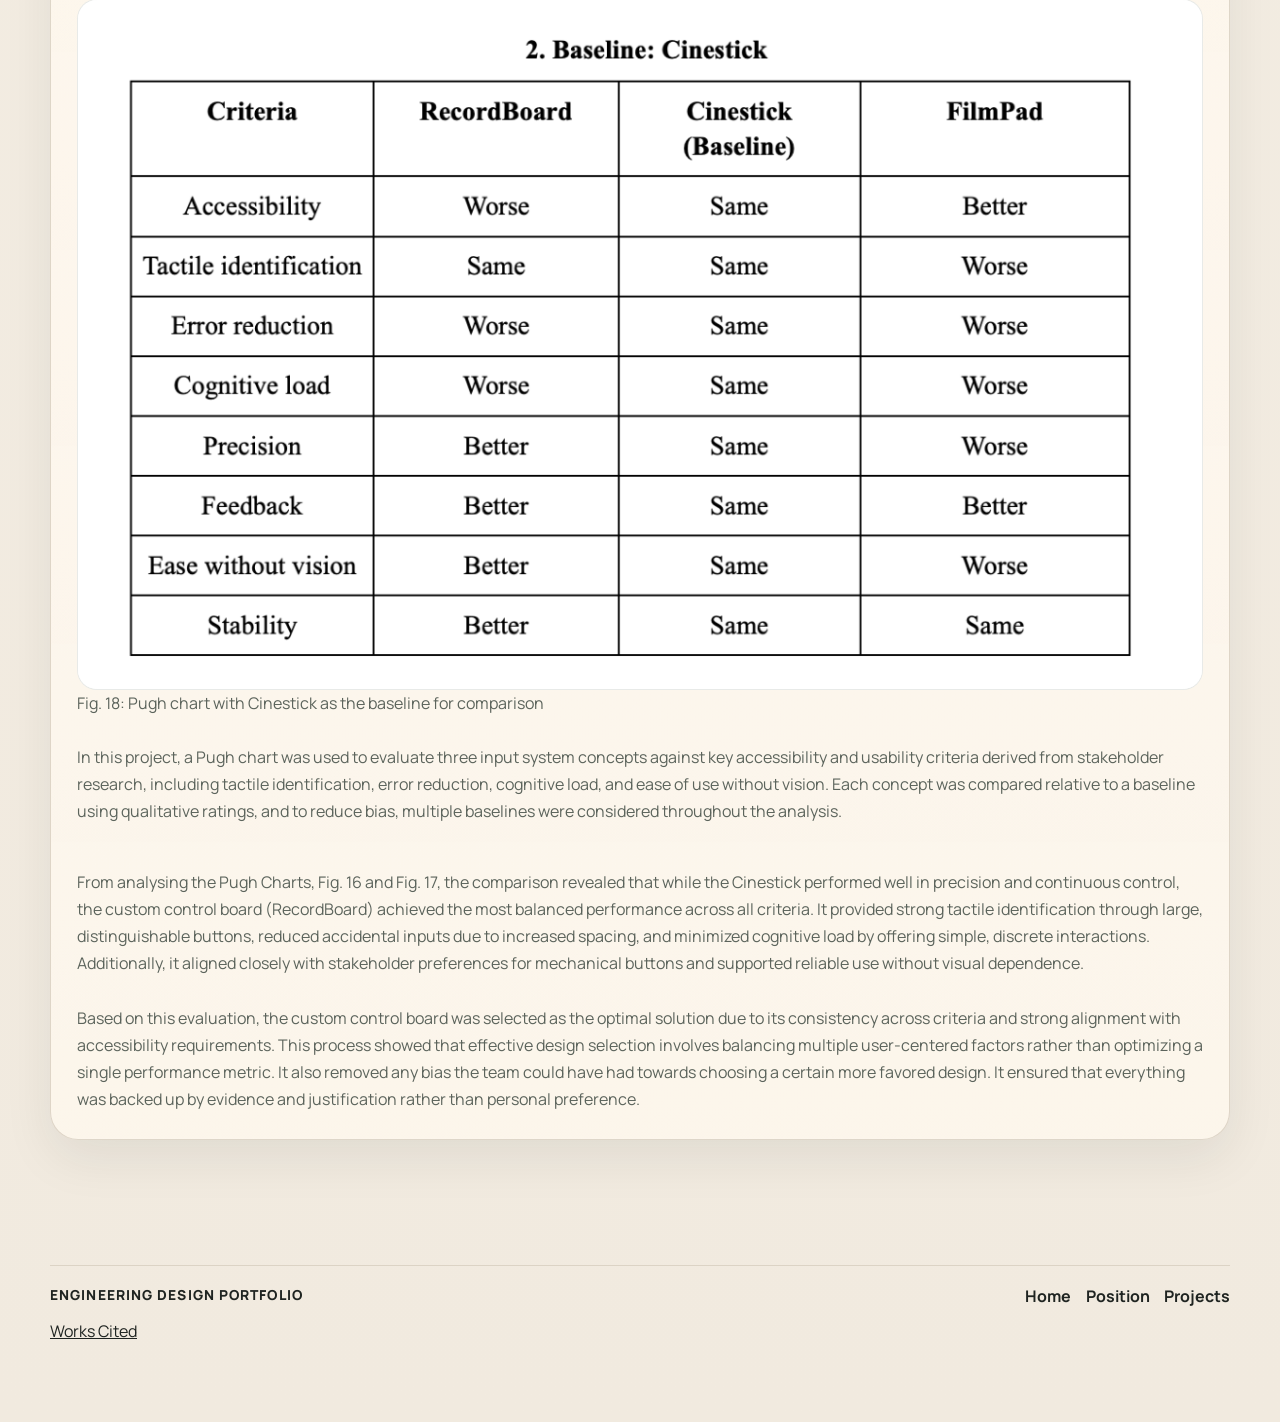
<file: project-03.html>
<!DOCTYPE html>
<html lang="en">
  <head>
    <meta charset="UTF-8" />
    <meta name="viewport" content="width=device-width, initial-scale=1.0" />
    <meta
      name="description"
      content="Reusable project detail template for an engineering design portfolio."
    />
    <title>Accessible Filming | Engineering Design Portfolio</title>
    <link rel="preconnect" href="https://fonts.googleapis.com" />
    <link rel="preconnect" href="https://fonts.gstatic.com" crossorigin />
    <link
      href="https://fonts.googleapis.com/css2?family=Cormorant+Garamond:wght@500;600;700&amp;family=Manrope:wght@400;500;600;700;800&amp;display=swap"
      rel="stylesheet"
    />
    <link rel="stylesheet" href="styles.css" />
  </head>
  <body>
    <a class="skip-link" href="#main-content">Skip to content</a>
    <div class="page-shell">
      <header class="site-header">
        <a class="brand-mark brand-mark--link" href="index.html">
          <span class="brand-mark__monogram" aria-hidden="true">ED</span>
          <div>
            <p class="brand-mark__label">Engineering Design</p>
            <p class="brand-mark__subtle">Portfolio</p>
          </div>
        </a>
        <button
          class="nav-toggle"
          type="button"
          aria-expanded="false"
          aria-controls="site-nav"
          aria-label="Toggle navigation"
        >
          <span></span>
          <span></span>
        </button>
        <nav class="site-nav" id="site-nav" aria-label="Primary">
          <a href="index.html">Home</a>
          <a href="about.html">Position</a>
          <a href="projects.html" aria-current="page">Projects</a>
        </nav>
      </header>

      <main id="main-content" class="page-main">
        <section class="page-hero page-hero--compact reveal">
          <div class="page-hero__content">
            <p class="eyebrow">Project 03</p>
            <h1>Accessible Filming</h1>
            <p class="lede">
              This project focused on designing an accessible filming system
              that enables a wheelchair user to independently control a camera.
              The goal was to improve creative freedom and autonomy by
              addressing limitations in traditional camera setups, which often
              require fine motor control or external assistance. The design
              aimed to enhance usability, adjustability and independence to
              create a practical solution for real world filming scenarios.
            </p>

            <div class="panel panel--accent" style="margin-top: 1.5rem; max-width: 760px;">
              <p class="panel__title">Quick Facts</p>
              <ul class="detail-list">
                <li><strong>Course:</strong> ESC102</li>
                <li><strong>Focus:</strong> Accessibility, user-centered design creative freedom</li>
                <li><strong>Final concept:</strong> Wheelchair-mounted camera system with a tactile input interface and adjustable camera arm for independent control</li>
                <li><strong>Core issue:</strong> Limited accessibility of filming equipment for users with restricted mobility, reducing independence and creative expression</li>
                <li><strong>Team:</strong> Monika Siim, Zoe Yu, Sterling Huang, Riana Khasanova</li>
              </ul>
            </div>
            <div class="button-row">
              <a class="button button--primary" href="projects.html">Back to Projects</a>
            </div>
          </div>
        </section>

        <section class="section reveal">
          <details class="panel panel--feature" style="max-width: 1100px; margin-left: 0; margin-right: auto;">
            <summary
              style="
                cursor: pointer;
                font-weight: 700;
                font-size: 1.1rem;
                list-style: none;
                display: inline-block;
                padding: 0.85rem 1.25rem;
                border-radius: 999px;
                border: 1px solid rgba(64, 82, 68, 0.2);
                background: rgba(255,255,255,0.7);
                margin-bottom: 1rem;
              "
            >
              One-Pager
            </summary>

            <div style="margin-top: 1rem;">
              <img
                src="accessible-filming-one-pager.png"
                alt="Accessible Filming one-pager"
                style="
                  width: min(88%, 960px);
                  height: auto;
                  display: block;
                  margin: 0 auto;
                  border-radius: 24px;
                  border: 1px solid rgba(64, 82, 68, 0.12);
                "
              />
            </div>
          </details>
        </section>

        <section class="section section--tight reveal">
          <div class="project-grid project-grid--two">
            <article class="panel">
              <p class="panel__title">Opportunity</p>
              <h2>Problem and Stakeholders</h2>
              <p>
                This project focused on designing an accessible filming system to enable a Pegasus Toronto participant, Jonathan, to independently record video. Due to limited arm strength and difficulty interacting with small camera controls, Jonathan required assistance to operate a GoPro, limiting his independence and creative expression.
The stakeholders included Jonathan (primary user), Pegasus instructors, and support staff. Jonathan prioritized independence, ease of use, and the ability to film at eye level, while instructors emphasized safety, reliability, and ease of setup. The challenge was to design a system that balances accessibility, usability, and filming performance within a real-world community context.

              </p>
              <h2 style="margin-top: 2.2rem;">Objectives</h2>
              <ul class="detail-list detail-list--spacious">
                <li>Support one-handed operation of the input system</li>
                <li>Use button sizes and spacing that enable easy interaction: 20-30 mm buttons with at least 25 mm spacing</li>
                <li>Provide distinct tactile and visual cues through shape, contrast, and feedback</li>
                <li>Enable at least one degree of freedom for camera positioning</li>
                <li>Provide live camera feed for real-time framing</li>
                <li>Minimize the user force required during operation</li>
              </ul>
            </article>

            <article class="panel">
              <p class="panel__title">Design Process</p>
              <h2>How the concept was developed</h2>
              <p>
                When initially approaching the design problem, we explored a range of possible solutions with the goal of enabling independent filming while maintaining stability and ease of use. Early concepts included different mounting systems and control interfaces, but these approaches were quickly identified as either too complex, difficult to operate, or not well-suited to Jonathan’s physical constraints. This highlighted the need to prioritize accessibility, simplicity, and reliability in the design.

              </p>
              <p>
                During the concept development phase, we analyzed different system configurations and evaluated their ability to balance usability and functionality. Through comparison and testing, we recognized that combining all functions into a single system created usability challenges. This led to a key design decision to separate the system into two subsystems: an input controller and an output camera system, allowing each to be optimized independently.

              </p>
              <p>
                As the design progressed, further refinements were made to address usability limitations. The input interface was redesigned to include larger, well-spaced, and high-contrast buttons to improve accessibility, while auditory feedback was introduced to support interaction. On the output side, the camera mounting system was adjusted to improve stability and allow for eye-level filming without requiring the user to hold the device. In addition to that a Raspberry Pi camera was chosen instead of the previously selected GoPro. These decisions were guided by trade-offs between usability, control, stability, and ease of setup. But most importantly, we wanted to provide Jonathan with artistic freedom and allow him to be able to control the camera settings. 

              </p>
            </article>
          </div>
        </section>

        <section class="section section--tight reveal">
          <div class="project-grid project-grid--two">
            <article class="panel">
              <p class="panel__title">Final Design</p>
              <h2>Recommended concept</h2>
              <p>
                The final design is an accessible filming system consisting of an input control board
                and an output camera system mounted on a robotic arm. The input interface uses large, well-spaced, high-contrast buttons with auditory feedback to improve usability for users with visual and motor limitations.
The system is connected to a Raspberry Pi, which translates user inputs into camera actions, enabling independent control of filming functions. The camera is mounted in a stable, adjustable configuration that allows for eye-level recording without requiring the user to hold the device.
The recording then gets translated to Jonathan's iPad screen mounted on a table on his wheelchair. This design was selected because it best balances usability, independence, stability, and performance, directly addressing the key needs identified in the project.
              </p>
            </article>

            <article class="panel">
              <p class="panel__title">Results</p>
              <h2>Evidence from testing</h2>
              <ul class="detail-list">
                <li>System consistently achieved 3 degrees of freedom (pan, tilt, vertical) across all trials</li>
                <li>Input system passed the button recognition test, confirming accurate and reliable user interaction</li>
                <li>Results demonstrate that both input and output systems met key functional requirements, supporting independent and effective use</li>
              </ul>
            </article>
          </div>
        </section>

        <section class="section section--tight reveal">
          <div class="project-grid project-grid--two">
            <article class="panel">
              <p class="panel__title">Reflection</p>
              <h2>What I learned</h2>
              <p>
                This project reinforced that effective engineering design must
                be grounded in a deep understanding of the user and stakeholders, not just
                technical performance. While initial ideas focused on
                mechanical functionality, research into Jonathan's motor and
                visual limitations and primary research revealed that usability, accessibility, and enabling
                creative independence were equally critical to success.
              </p>
              <p>
                Prototyping and testing showed that small design
                decisions such as button size, spacing, and feedback had a
                significant impact on usability. Designs that appeared
                functional in theory often introduced challenges such as
                increased cognitive load or difficulty in non-visual
                interaction. This highlighted that accessibility is not a
                single feature, but an integrated system with all of its parts requiring careful considerations.
              </p>
              <p>
                Additionally, the project emphasized the
                importance of testing, especially during the initial prototyping stages. By
                evaluating both input and output systems through structured
                tests, we were able to validate assumptions and refine the
                design based on real performance rather than intention or assumptions. This
                further reinforced my understanding that engineering design requires
                continuous iteration, where insights from testing directly
                shape and improve the final solution.
              </p>
            </article>

            <article class="panel">
              <p class="panel__title">Connection to my position</p>
              <h2>How this reflects my design approach</h2>
              <p>
                This project reflects my understanding of engineering design as
                a user-centered and iterative process that evolves through both
                analysis and real-world testing. It reinforced that strong
                design decisions are not made solely through technical
                reasoning, but through aligning solutions with the needs,
                abilities, and experiences of stakeholders.
              </p>
              <p>
                The shift from exploring multiple control mechanisms to
                selecting a tactile, button-based system demonstrates how
                revisiting assumptions and prioritizing usability can lead to
                more effective solutions. This aligns with my view that
                engineering design requires adaptability and a willingness to
                refine ideas as new insights emerge.
              </p>
              <p>
                Furthermore, this project strengthened my perspective that
                engineering design is inherently nonlinear. Despite careful
                planning, challenges related to accessibility, usability, and
                system integration required continuous adjustment and
                reevaluation. This experience reinforced my belief that
                effective design involves balancing technical performance with
                human factors, and responding thoughtfully to uncertainty
                throughout the process.
              </p>
            </article>
          </div>
        </section>

        <section class="section reveal">
          <article class="panel">
            <p class="panel__title">CTMFs Used</p>
            <h2>Key concepts, tools, models, and frameworks</h2>

            <div class="ctmf-stack ctmf-stack--inside">
              <div class="ctmf-rich">
                <p class="panel__title">Diverge</p>
                <h3>Functional Decomposition</h3>
                <p>
                  Functional decomposition is a diverging tool used to break
                  down a complex system into smaller functional components,
                  allowing designers to explore and develop solutions for each
                  part independently. Functional decomposition can be used to explore solutions to a given problem without
                  overly constraining the choices for implementing those solutions [7].
                </p>
                <div class="two-up">
                  <div>
                    <img
                      src="accessible-filming-output-designs.png"
                      alt="Output system concept options for Accessible Filming"
                      style="
                        width: 100%;
                        height: auto;
                        border-radius: 20px;
                        border: 1px solid rgba(64, 82, 68, 0.12);
                        background: white;
                      "
                    />
                    <p>Fig. 12: Output system design concepts explored during functional decomposition.</p>
                  </div>
                  <div>
                    <img
                      src="accessible-filming-input-designs.png"
                      alt="Input system concept options for Accessible Filming"
                      style="
                        width: 100%;
                        height: auto;
                        border-radius: 20px;
                        border: 1px solid rgba(64, 82, 68, 0.12);
                        background: white;
                      "
                    />
                    <p>Fig. 13: Input system design concepts explored during functional decomposition.</p>
                  </div>
                </div>
                <p>
                  In this project, functional decomposition was used to better
                  understand and structure the accessible filming system by
                  separating it into key functional components, as seen in Fig. 12 and Fig. 13. The system was
                  divided into an input subsystem, Fig 13, and an output
                  camera-control subsystem, Fig. 12. The input subsystem focused on
                  enabling accessible interaction with the system, tailored to Jonathan’s motor and
                  visual limitations. In Fig. 13, we explored different input methods, such as button-based interfaces, touchscreens, and alternative input devices, to find the most accessible and user-friendly solution for Jonathan. The input system designs were chosen with thoughts that Jonathan
                  would be interacting with them really closely. The output
                  subsystem focused on camera positioning and enabling
                  controlled movement and eye-level filming. It focused on
                  filming features that we want to have and the artistic side. In Fig. 12, it can be seen
                  that we explored different camera mounting and movement mechanisms, that would allow for different degrees of freedom and stability.
                </p>
                <p>
                  This decomposition allowed us to explore multiple design
                  approaches for each function independently, rather than
                  attempting to solve the problem as a single, complex system.
                  It helped us diverge to 3 main concepts for input
                  systems and 3 main concepts for output systems and later
                  through converging, it was helpful to have both input and output systems, as we selected the best concept for each
                  section, integrating them into a final concept
                  together.
                </p>
                <p>
                  This process demonstrated that functional decomposition is
                  effective for managing complexity and generating targeted
                  solutions, particularly in user-centered design problems
                  where different system components must address distinct
                  constraints. As it was important to ensure that the input
                  system was accessible to Jonathan and the output system gave
                  the most artistic freedom. It also reinforced the
                  importance of designing subsystems that can work together
                  cohesively while still being optimized individually.
                </p>
              </div>

              <div class="ctmf-rich">
                <p class="panel__title">Frame</p>
                <h3>Stakeholder Analysis</h3>
                <p>
                  Stakeholder analysis is a framing tool used to identify key
                  users and understand their needs, constraints, and values in
                  order to guide design decisions. It is the foundation of an entire project.
                  The process provides not only the quantitative information but the broad overview of the project as well [8].
                </p>
                <div
                  style="
                    display: grid;
                    grid-template-columns: 1fr;
                    gap: 1rem;
                    align-items: start;
                  "
                >
                  <div>
                    <img
                      src="accessible-stakeholder-01.png"
                      alt="Research notes on Jonathan's specific physical limitations"
                      style="
                        width: min(100%, 980px);
                        height: auto;
                        border-radius: 20px;
                        border: 1px solid rgba(64, 82, 68, 0.12);
                        background: white;
                      "
                    />
                    <p>Fig. 14: Notes from the community describing Jonathan's specific physical limitations [11].</p>
                  </div>
                  <div>
                    <img
                      src="accessible-stakeholder-02.png"
                      alt="Research notes on Jonathan's vision-related limitations"
                      style="
                        width: min(100%, 980px);
                        height: auto;
                        border-radius: 20px;
                        border: 1px solid rgba(64, 82, 68, 0.12);
                        background: white;
                      "
                    />
                    <p>Fig. 15: Notes from the community describing Jonathan's vision-related limitations [11]</p>
                  </div>
                  <div>
                    <img
                      src="accessible-stakeholder-03.png"
                      alt="Interview response about Jonathan's preferred control type"
                      style="
                        width: min(100%, 980px);
                        height: auto;
                        border-radius: 20px;
                        border: 1px solid rgba(64, 82, 68, 0.12);
                        background: white;
                      "
                    />
                    <p>Fig. 16: Community response, to a question asked, indicating Jonathan's preference for button-like controls [11]</p>
                  </div>
                </div>
                <p>
                  In this project, stakeholder analysis was essential in
                  defining the problem, with Jonathan identified as the
                  primary stakeholder. To fully understand his needs, we
                  conducted research on his physical abilities and interaction
                  limitations, including observations of hand positioning,
                  grip control, and fine motor precision, as shown in Fig. 14. Using information provided
                  by the community, shown in Fig. 15 and Fig. 16, we were able to identify specific constraints such as limited dexterity and vision-related challenges. We also gathered insights into his preferences, such as a preference for button-like controls, as indicated in Fig. 17.
                  This allowed us to have a strong base of where to start our secondary research and concept development.
                  It also helped us move beyond assumptions and develop a more
                  accurate understanding of how Jonathan would interact with
                  the system.
                  These insights directly informed
                  our design requirements, including enabling one-handed
                  operation, increasing button size, and simplifying the
                  interface to reduce cognitive and physical load.
                </p>
                <p>
                  Additional stakeholders included counsellors and the Pegasus
                  organization, who emphasized safety, reliability, and ease
                  of setup. Before designing a solution, it was important to consider secondary stakeholders,
                  in this project they will be the ones setting up the filming system.
                  Balancing these needs required designing a system
                  that was both accessible for Jonathan and practical for
                  others involved in setup and supervision.
                </p>
                <p>
                  This process demonstrated that effective engineering design
                  begins with a deep understanding of stakeholders, and that
                  grounding decisions in real user evidence leads to more
                  meaningful and functional solutions. It showed that the interaction with the stakeholders removes bias that 
                  the group could have had and allows for a more accurate understanding of the problem and the needs, which is essential for designing an effective solution. 
                  Most importantly, stakeholder analysis here reinforced the importance of considering all stakeholders, including secondary ones, to ensure that the design is not only user-centered but also practical and feasible in its intended context.
                </p>
              </div>

              <div class="ctmf-rich">
                <p class="panel__title">Converge</p>
                <h3>Pugh Chart</h3>
                <p>
                  A Pugh chart is a converging tool used to evaluate design
                  concepts against a set of defined criteria by comparing them
                  relative to a baseline using qualitative ratings such as
                  "Better," "Same," or "Worse." This allows for systematic
                  and structured decision-making across multiple competing
                  factors.
                </p>
                <div class="two-up">
                  <div>
                    <img
                      src="accessible-pugh-01.png"
                      alt="Pugh chart using RecordBoard as the baseline"
                      style="
                        width: 100%;
                        height: auto;
                        border-radius: 20px;
                        border: 1px solid rgba(64, 82, 68, 0.12);
                        background: white;
                      "
                    />
                    <p>Fig. 17: Pugh chart with RecordBoard as the baseline for comparison</p>
                  </div>
                  <div>
                    <img
                      src="accessible-pugh-02.png"
                      alt="Pugh chart using Cinestick as the baseline"
                      style="
                        width: 100%;
                        height: auto;
                        border-radius: 20px;
                        border: 1px solid rgba(64, 82, 68, 0.12);
                        background: white;
                      "
                    />
                    <p>Fig. 18: Pugh chart with Cinestick as the baseline for comparison</p>
                  </div>
                </div>
                <p>
                  In this project, a Pugh chart was used to evaluate three
                  input system concepts against key accessibility and
                  usability criteria derived from stakeholder research,
                  including tactile identification, error reduction,
                  cognitive load, and ease of use without vision. Each
                  concept was compared relative to a baseline using
                  qualitative ratings, and to reduce bias, multiple baselines
                  were considered throughout the analysis.
                </p>
                <p>
                  From analysing the Pugh Charts, Fig. 16 and Fig. 17, the comparison revealed that while the Cinestick performed
                  well in precision and continuous control, the custom control
                  board (RecordBoard) achieved the most balanced performance
                  across all criteria. It provided strong tactile
                  identification through large, distinguishable buttons,
                  reduced accidental inputs due to increased spacing, and
                  minimized cognitive load by offering simple, discrete
                  interactions. Additionally, it aligned closely with
                  stakeholder preferences for mechanical buttons and
                  supported reliable use without visual dependence.
                </p>
                <p>
                  Based on this evaluation, the custom control board was
                  selected as the optimal solution due to its consistency
                  across criteria and strong alignment with accessibility
                  requirements. This process showed that effective
                  design selection involves balancing multiple user-centered
                  factors rather than optimizing a single performance metric. It also removed any bias the team could have had towards choosing a certain more favored design. 
                  It ensured that everything was backed up by evidence and justification rather than personal preference.
                </p>
              </div>
            </div>

          </article>
        </section>

      </main>

      <footer class="site-footer site-footer--page">
        <div class="footer-grid">
          <div>
            <p class="footer-grid__title">Engineering Design Portfolio</p>
            <p><a href="works-cited.pdf" target="_blank" rel="noopener noreferrer">Works Cited</a></p>
          </div>
          <div class="footer-grid__links">
            <a href="index.html">Home</a>
            <a href="about.html">Position</a>
            <a href="projects.html">Projects</a>
          </div>
        </div>
      </footer>
    </div>

    <script src="script.js"></script>
  </body>
</html>
</file>
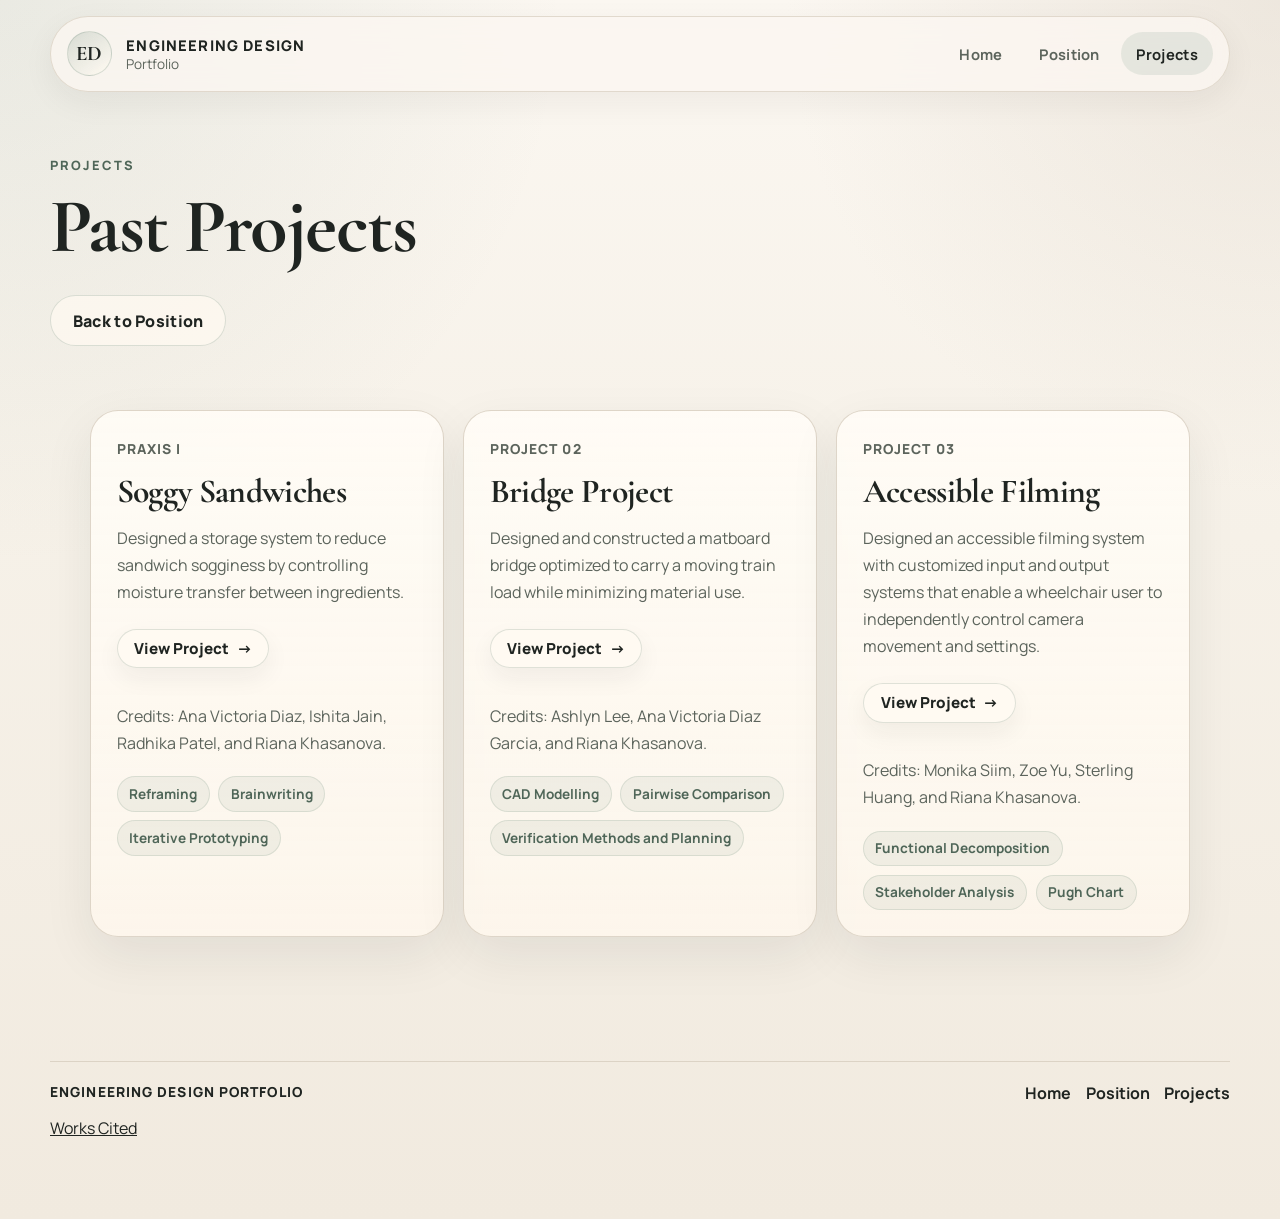
<file: projects.html>
<!DOCTYPE html>
<html lang="en">
  <head>
    <meta charset="UTF-8" />
    <meta name="viewport" content="width=device-width, initial-scale=1.0" />
    <meta
      name="description"
      content="Academic engineering design project summaries with evidence, artifact placeholders, and reusable project page scaffolding."
    />
    <title>Projects | Engineering Design Portfolio</title>
    <link rel="preconnect" href="https://fonts.googleapis.com" />
    <link rel="preconnect" href="https://fonts.gstatic.com" crossorigin />
    <link
      href="https://fonts.googleapis.com/css2?family=Cormorant+Garamond:wght@500;600;700&amp;family=Manrope:wght@400;500;600;700;800&amp;display=swap"
      rel="stylesheet"
    />
    <link rel="stylesheet" href="styles.css" />
  </head>
  <body>
    <a class="skip-link" href="#main-content">Skip to content</a>
    <div class="page-shell">
      <header class="site-header">
        <a class="brand-mark brand-mark--link" href="index.html">
          <span class="brand-mark__monogram" aria-hidden="true">ED</span>
          <div>
            <p class="brand-mark__label">Engineering Design</p>
            <p class="brand-mark__subtle">Portfolio</p>
          </div>
        </a>
        <button
          class="nav-toggle"
          type="button"
          aria-expanded="false"
          aria-controls="site-nav"
          aria-label="Toggle navigation"
        >
          <span></span>
          <span></span>
        </button>
        <nav class="site-nav" id="site-nav" aria-label="Primary">
          <a href="index.html">Home</a>
          <a href="about.html">Position</a>
          <a href="projects.html" aria-current="page">Projects</a>
        </nav>
      </header>

      <main id="main-content" class="page-main">
        <section class="page-hero section">
          <div class="page-hero__copy reveal">
            <p class="eyebrow">Projects</p>
            <h1>Past Projects</h1>
            
            <div class="hero__actions">
              
              <a class="button button--secondary" href="about.html">Back to Position</a>
            </div>
          </div>
        </section>

        <section class="section section--tight">
          <div class="project-grid">
            <article class="project-card reveal">
              <div class="project-card__topline">
                <p class="project-card__role">Praxis I</p>
                <p class="project-card__outcome"></p>
              </div>
              <h3>Soggy Sandwiches</h3>
              <p>
                Designed a storage system to reduce sandwich sogginess by
                controlling moisture transfer between ingredients.
              </p>
              <a class="project-card__link" href="soggy.html">View Project</a>
              <p class="project-card__impact">
                Credits: Ana Victoria Diaz, Ishita Jain, Radhika Patel, and
                Riana Khasanova.
              </p>
              <ul class="tag-list" aria-label="Project 01 placeholder tags">
                <li>Reframing</li>
                <li>Brainwriting</li>
                <li>Iterative Prototyping</li>
              </ul>
            </article>
            <article class="project-card reveal reveal--delay">
              <div class="project-card__topline">
                <p class="project-card__role">Project 02</p>
                <p class="project-card__outcome"></p>
              </div>
              <h3>Bridge Project</h3>
              <p>
                Designed and constructed a matboard bridge optimized to carry a
                moving train load while minimizing material use.
              </p>
              <a class="project-card__link" href="project-02.html">View Project</a>
              <p class="project-card__impact">
                Credits: Ashlyn Lee, Ana Victoria Diaz Garcia, and Riana
                Khasanova.
              </p>
              <ul class="tag-list" aria-label="Project 02 placeholder tags">
                <li>CAD Modelling</li>
                <li>Pairwise Comparison</li>
                <li>Verification Methods and Planning</li>
              </ul>
            </article>
            <article class="project-card reveal reveal--long">
              <div class="project-card__topline">
                <p class="project-card__role">Project 03</p>
                <p class="project-card__outcome"></p>
              </div>
              <h3>Accessible Filming</h3>
              <p>
                Designed an accessible filming system with customized input and
                output systems that enable a wheelchair user to independently
                control camera movement and settings.
              </p>
              <a class="project-card__link" href="project-03.html">View Project</a>
              <p class="project-card__impact">
                Credits: Monika Siim, Zoe Yu, Sterling Huang, and Riana
                Khasanova.
              </p>
              <ul class="tag-list" aria-label="Project 03 placeholder tags">
                <li>Functional Decomposition</li>
                <li>Stakeholder Analysis</li>
                <li>Pugh Chart</li>
              </ul>
            </article>
          </div>
        </section>
      </main>

      <footer class="site-footer site-footer--page">
        <div class="footer-grid">
          <div>
            <p class="footer-grid__title">Engineering Design Portfolio</p>
            <p><a href="works-cited.pdf" target="_blank" rel="noopener noreferrer">Works Cited</a></p>
          </div>
          <div class="footer-grid__links">
            <a href="index.html">Home</a>
            <a href="about.html">Position</a>
            <a href="projects.html">Projects</a>
          </div>
        </div>
      </footer>
    </div>

    <script src="script.js"></script>
  </body>
</html>
</file>
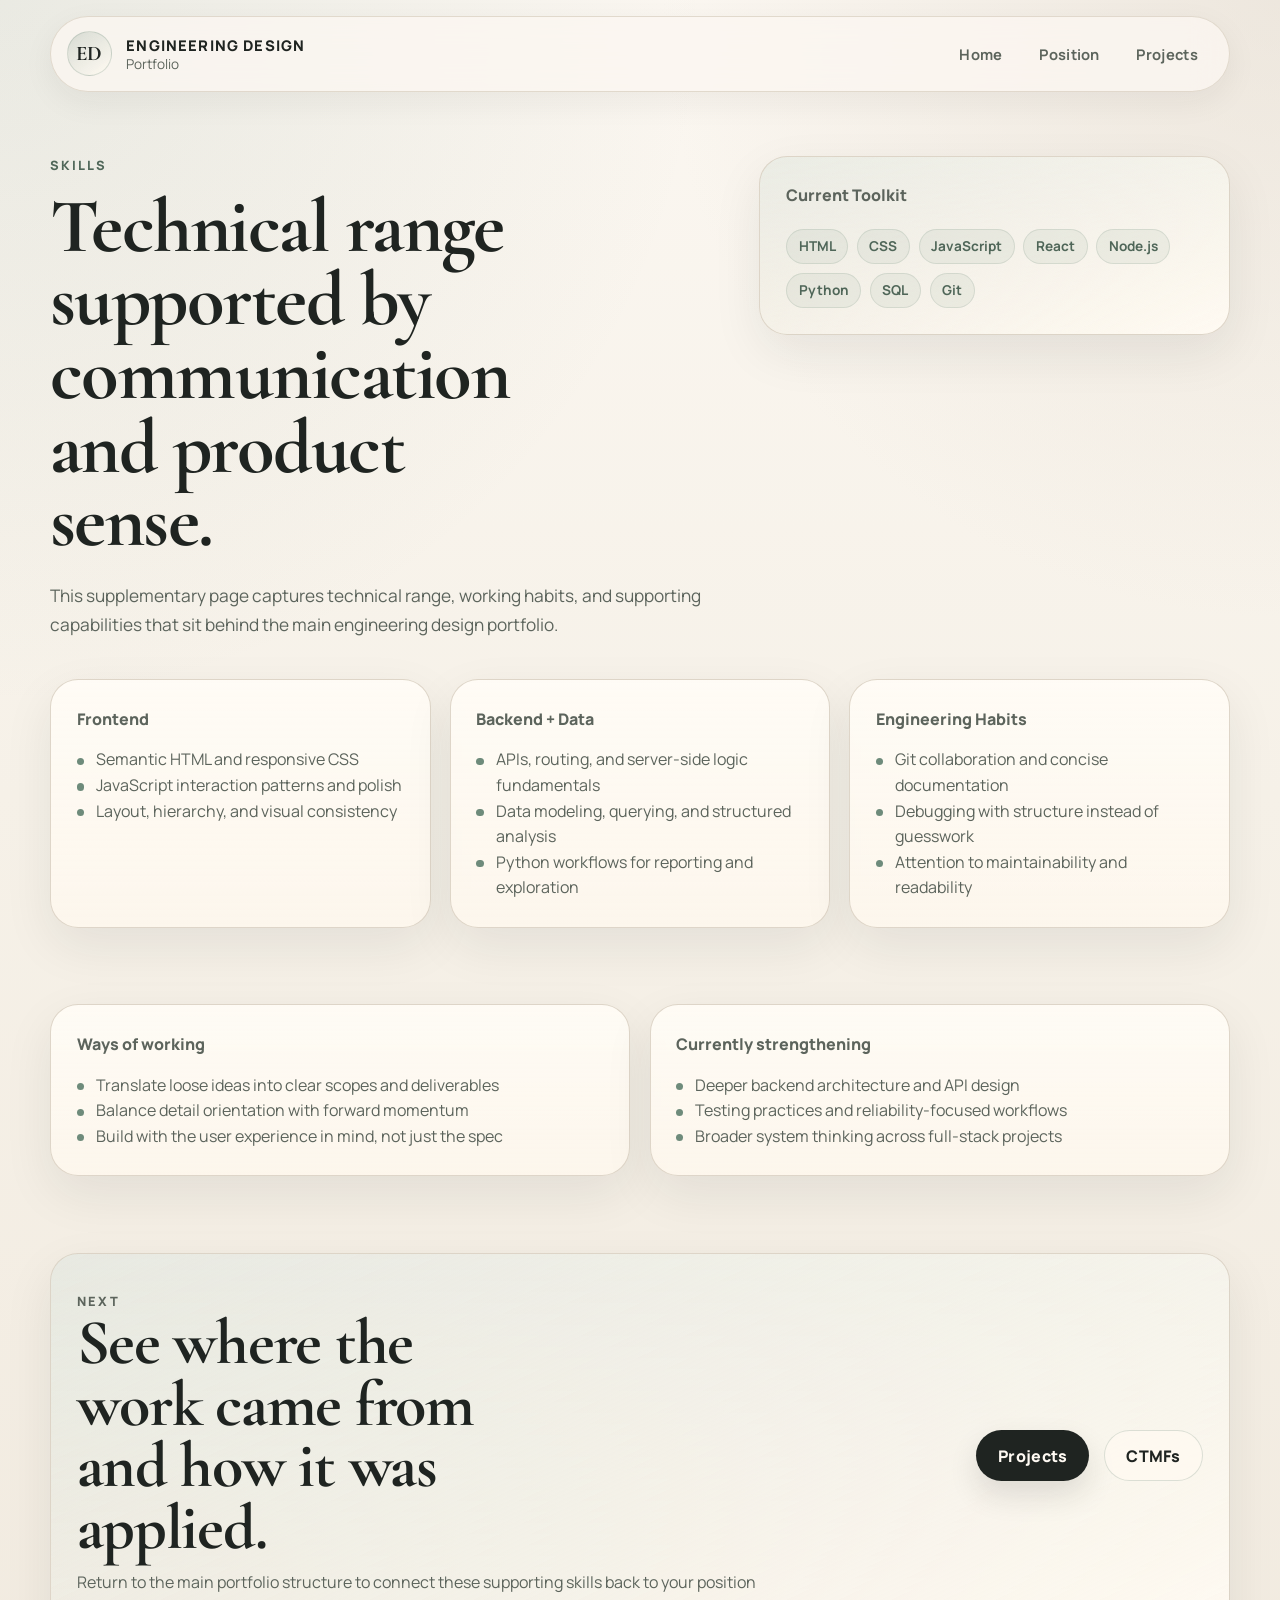
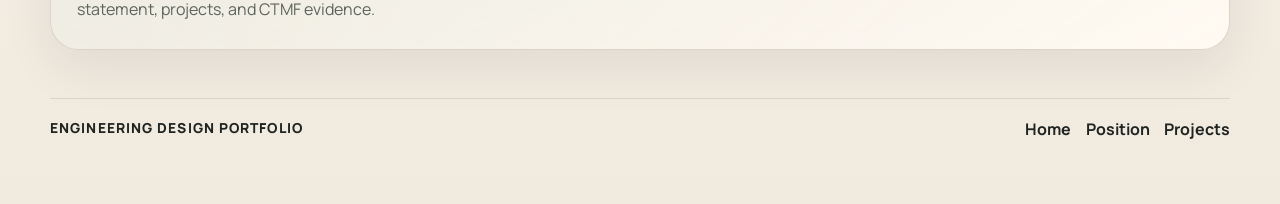
<file: skills.html>
<!DOCTYPE html>
<html lang="en">
  <head>
    <meta charset="UTF-8" />
    <meta name="viewport" content="width=device-width, initial-scale=1.0" />
    <meta
      name="description"
      content="Supplementary skills page for an engineering design portfolio."
    />
    <title>Skills Supplement | Engineering Design Portfolio</title>
    <link rel="preconnect" href="https://fonts.googleapis.com" />
    <link rel="preconnect" href="https://fonts.gstatic.com" crossorigin />
    <link
      href="https://fonts.googleapis.com/css2?family=Cormorant+Garamond:wght@500;600;700&amp;family=Manrope:wght@400;500;600;700;800&amp;display=swap"
      rel="stylesheet"
    />
    <link rel="stylesheet" href="styles.css" />
  </head>
  <body>
    <a class="skip-link" href="#main-content">Skip to content</a>
    <div class="page-shell">
      <header class="site-header">
        <a class="brand-mark brand-mark--link" href="index.html">
          <span class="brand-mark__monogram" aria-hidden="true">ED</span>
          <div>
            <p class="brand-mark__label">Engineering Design</p>
            <p class="brand-mark__subtle">Portfolio</p>
          </div>
        </a>
        <button
          class="nav-toggle"
          type="button"
          aria-expanded="false"
          aria-controls="site-nav"
          aria-label="Toggle navigation"
        >
          <span></span>
          <span></span>
        </button>
        <nav class="site-nav" id="site-nav" aria-label="Primary">
          <a href="index.html">Home</a>
          <a href="about.html">Position</a>
          <a href="projects.html">Projects</a>
        </nav>
      </header>

      <main id="main-content" class="page-main">
        <section class="page-hero section">
          <div class="page-hero__copy reveal">
            <p class="eyebrow">Skills</p>
            <h1>Technical range supported by communication and product sense.</h1>
            <p class="hero__lede">
              This supplementary page captures technical range, working habits, and
              supporting capabilities that sit behind the main engineering design portfolio.
            </p>
          </div>
          <aside class="page-hero__aside reveal reveal--delay">
            <article class="panel panel--accent">
              <p class="panel__title">Current Toolkit</p>
              <ul class="tag-list" aria-label="Current toolkit">
                <li>HTML</li>
                <li>CSS</li>
                <li>JavaScript</li>
                <li>React</li>
                <li>Node.js</li>
                <li>Python</li>
                <li>SQL</li>
                <li>Git</li>
              </ul>
            </article>
          </aside>
        </section>

        <section class="section section--tight">
          <div class="skills-grid">
            <article class="panel reveal">
              <p class="panel__title">Frontend</p>
              <ul class="detail-list">
                <li>Semantic HTML and responsive CSS</li>
                <li>JavaScript interaction patterns and polish</li>
                <li>Layout, hierarchy, and visual consistency</li>
              </ul>
            </article>
            <article class="panel reveal reveal--delay">
              <p class="panel__title">Backend + Data</p>
              <ul class="detail-list">
                <li>APIs, routing, and server-side logic fundamentals</li>
                <li>Data modeling, querying, and structured analysis</li>
                <li>Python workflows for reporting and exploration</li>
              </ul>
            </article>
            <article class="panel reveal reveal--long">
              <p class="panel__title">Engineering Habits</p>
              <ul class="detail-list">
                <li>Git collaboration and concise documentation</li>
                <li>Debugging with structure instead of guesswork</li>
                <li>Attention to maintainability and readability</li>
              </ul>
            </article>
          </div>
        </section>

        <section class="section section--tight">
          <div class="spotlight-grid">
            <article class="panel reveal">
              <p class="panel__title">Ways of working</p>
              <ul class="detail-list">
                <li>Translate loose ideas into clear scopes and deliverables</li>
                <li>Balance detail orientation with forward momentum</li>
                <li>Build with the user experience in mind, not just the spec</li>
              </ul>
            </article>
            <article class="panel reveal reveal--delay">
              <p class="panel__title">Currently strengthening</p>
              <ul class="detail-list">
                <li>Deeper backend architecture and API design</li>
                <li>Testing practices and reliability-focused workflows</li>
                <li>Broader system thinking across full-stack projects</li>
              </ul>
            </article>
          </div>
        </section>

        <section class="cta-banner reveal">
          <div>
            <p class="eyebrow">Next</p>
            <h2>See where the work came from and how it was applied.</h2>
            <p>
              Return to the main portfolio structure to connect these supporting skills
              back to your position statement, projects, and CTMF evidence.
            </p>
          </div>
          <div class="hero__actions">
            <a class="button button--primary" href="projects.html">Projects</a>
            <a class="button button--secondary" href="design-portfolio.html">CTMFs</a>
          </div>
        </section>
      </main>

      <footer class="site-footer site-footer--page">
        <div class="footer-grid">
          <div>
            <p class="footer-grid__title">Engineering Design Portfolio</p>
          </div>
          <div class="footer-grid__links">
            <a href="index.html">Home</a>
            <a href="about.html">Position</a>
            <a href="projects.html">Projects</a>
          </div>
        </div>
      </footer>
    </div>

    <script src="script.js"></script>
  </body>
</html>
</file>
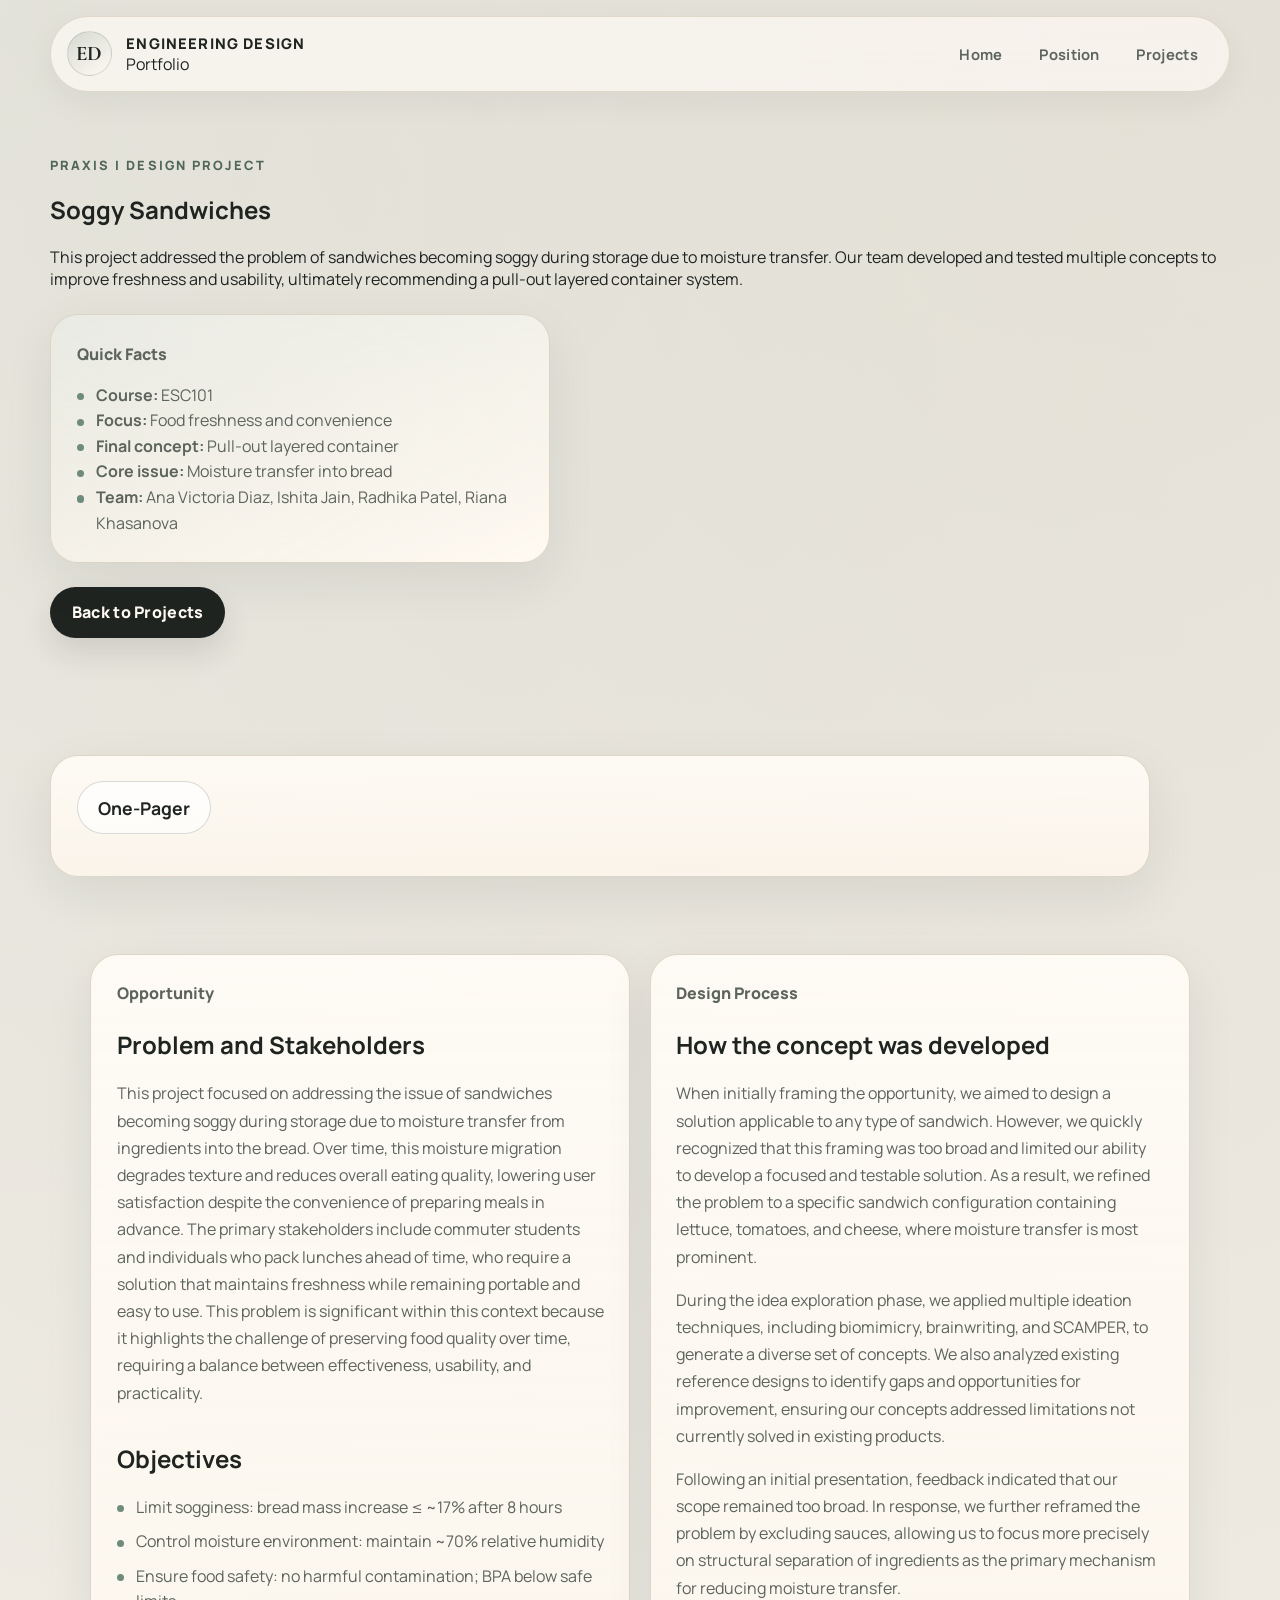
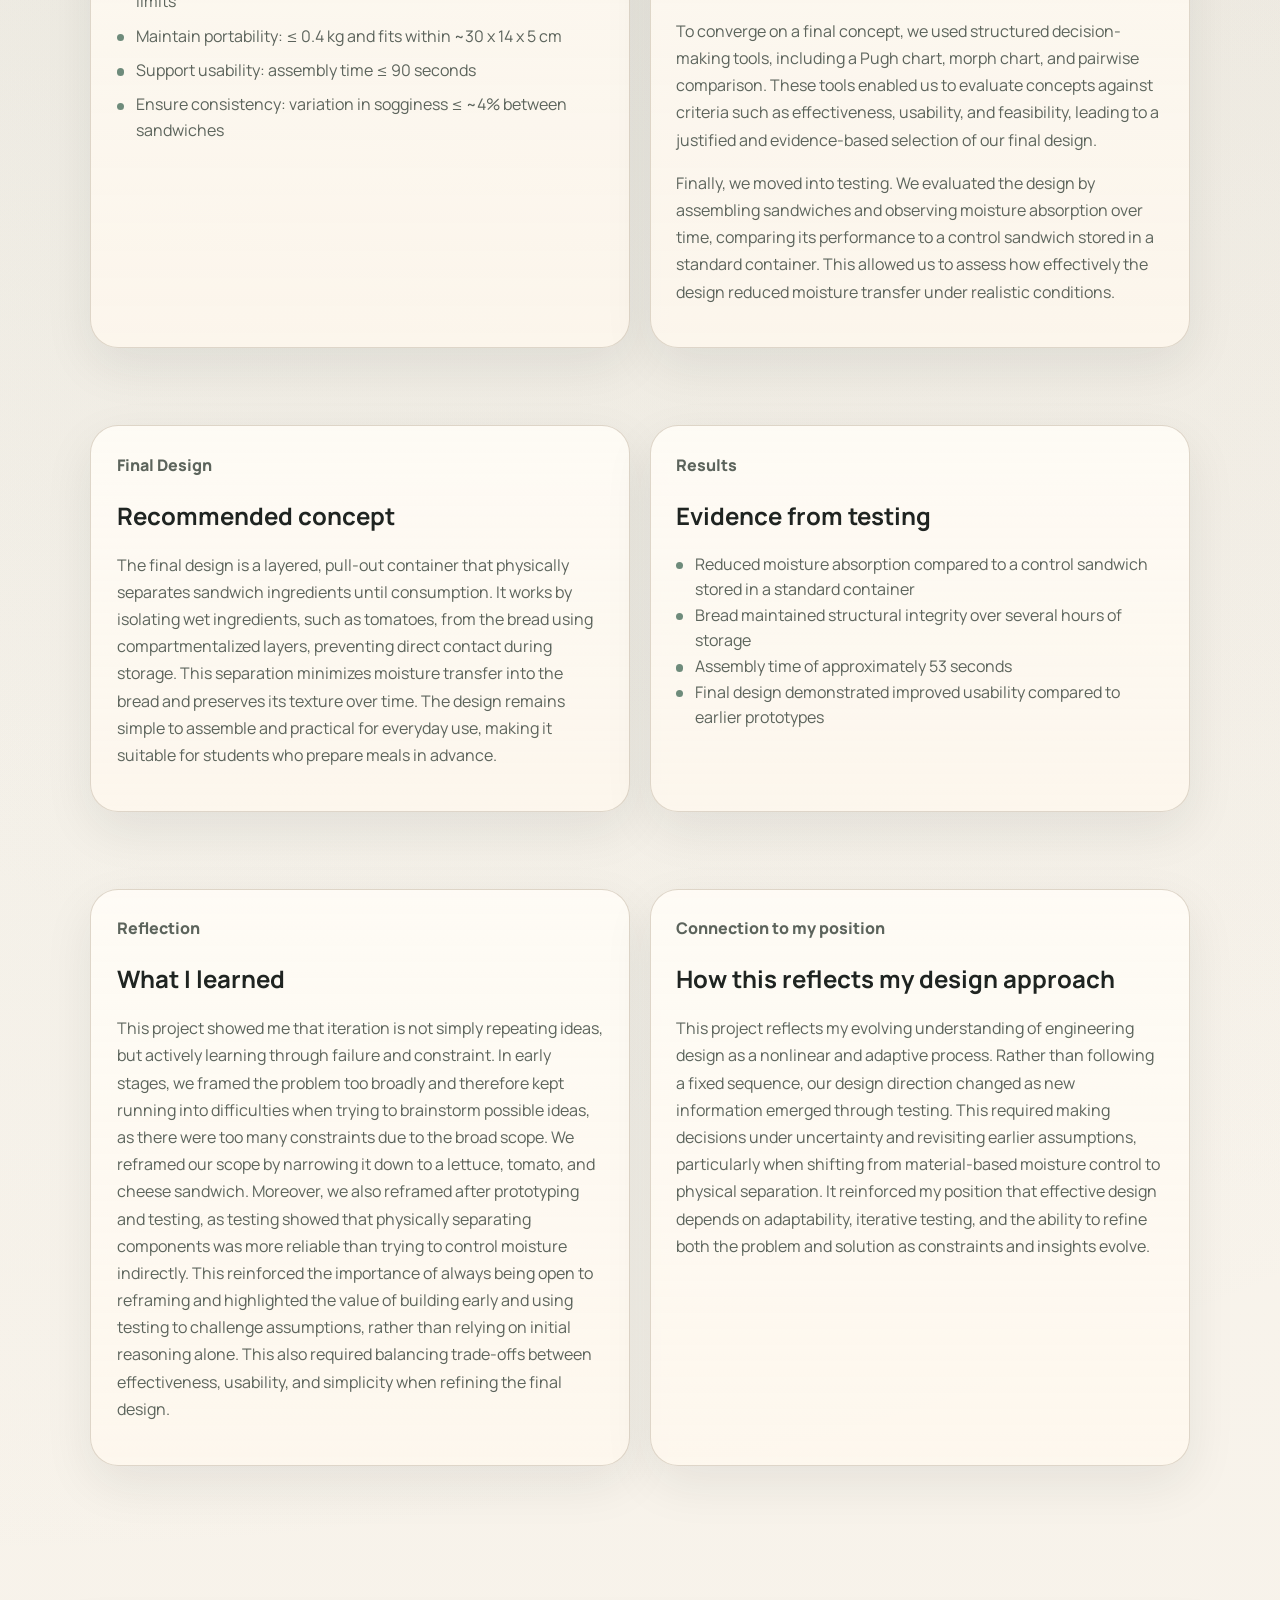
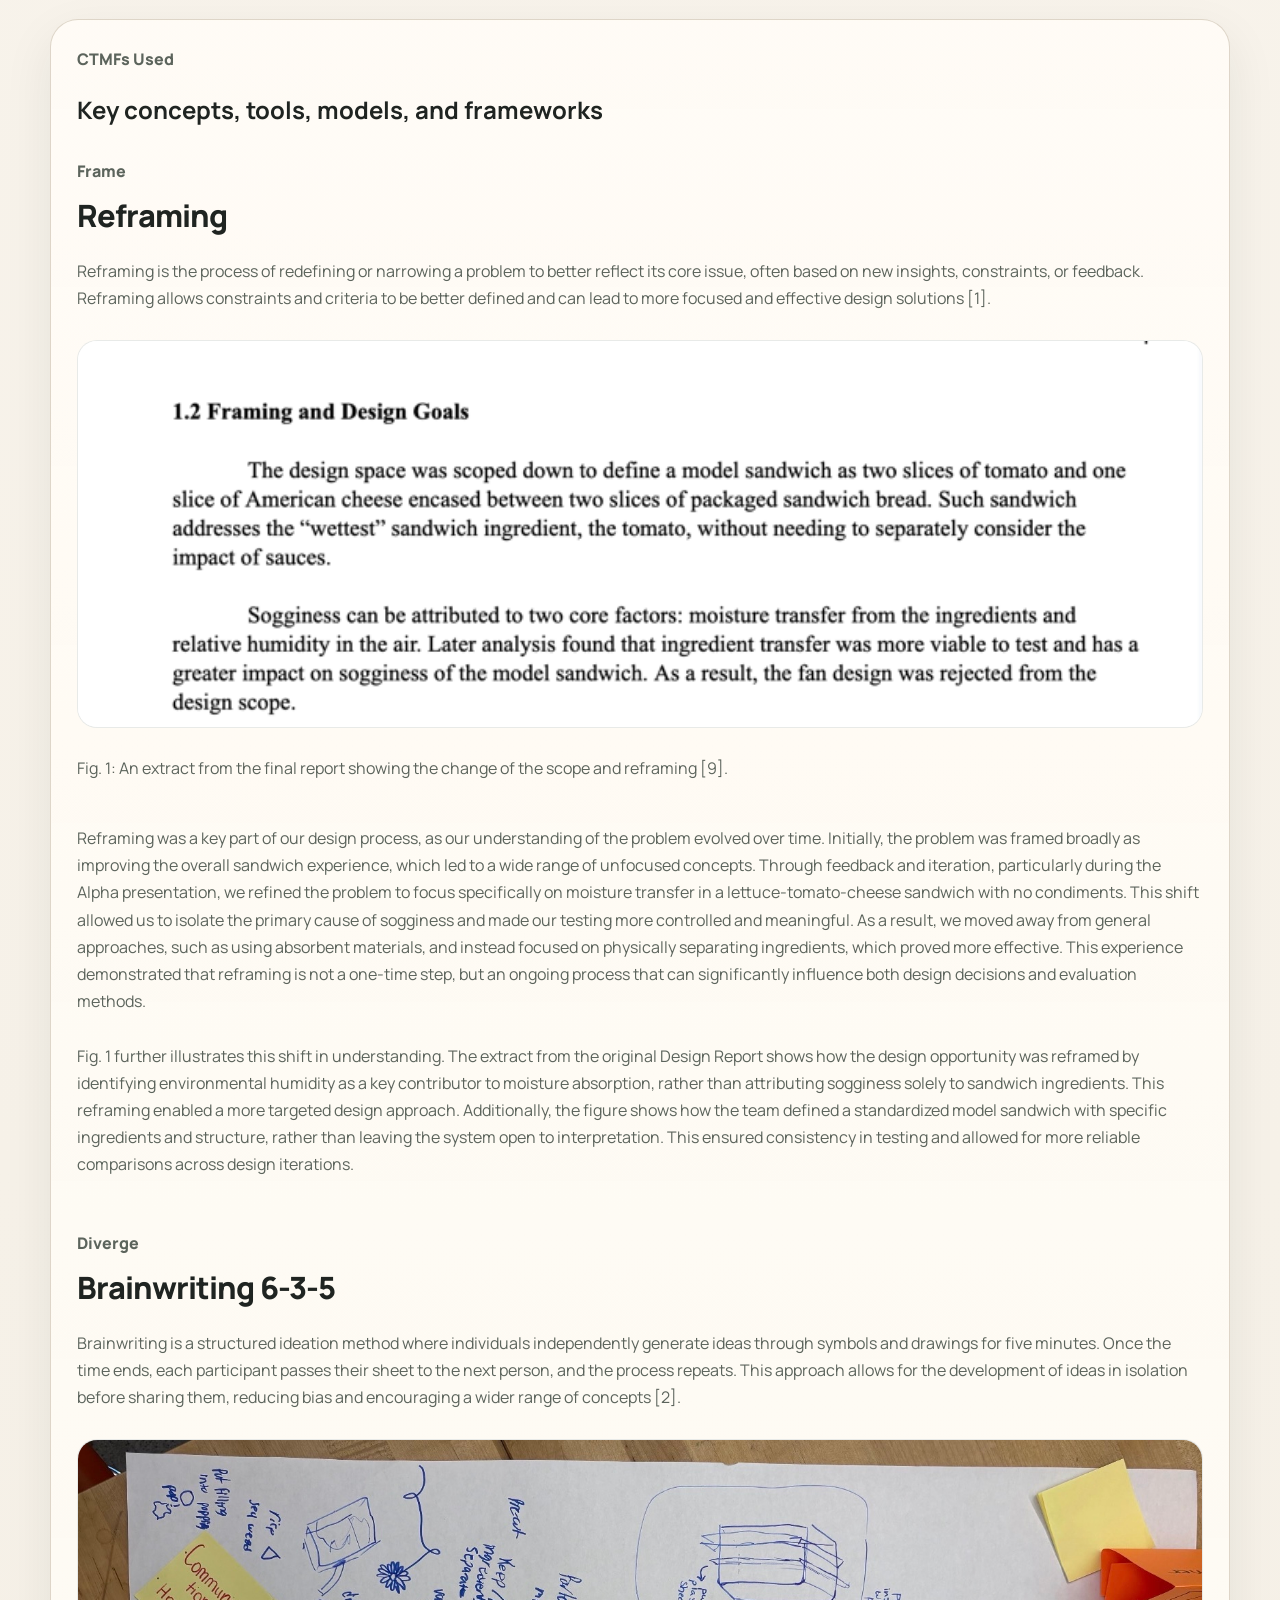
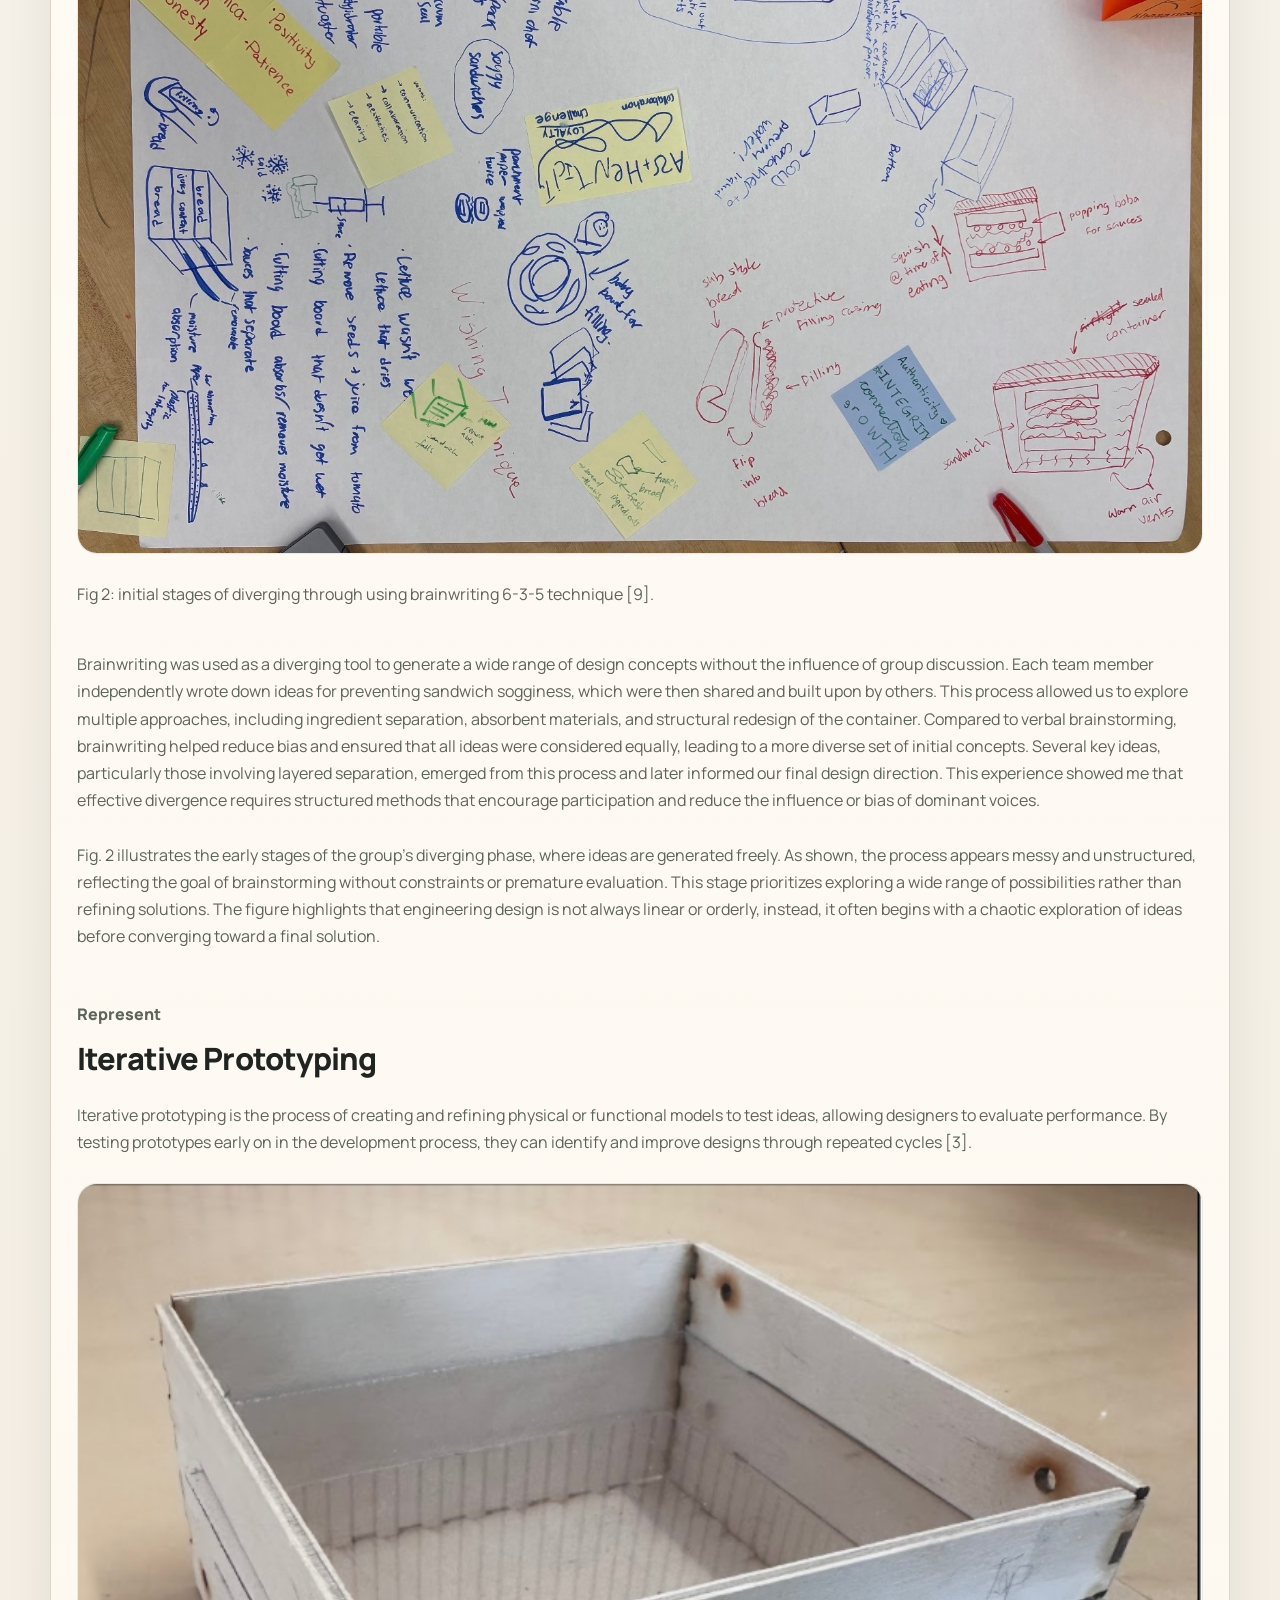
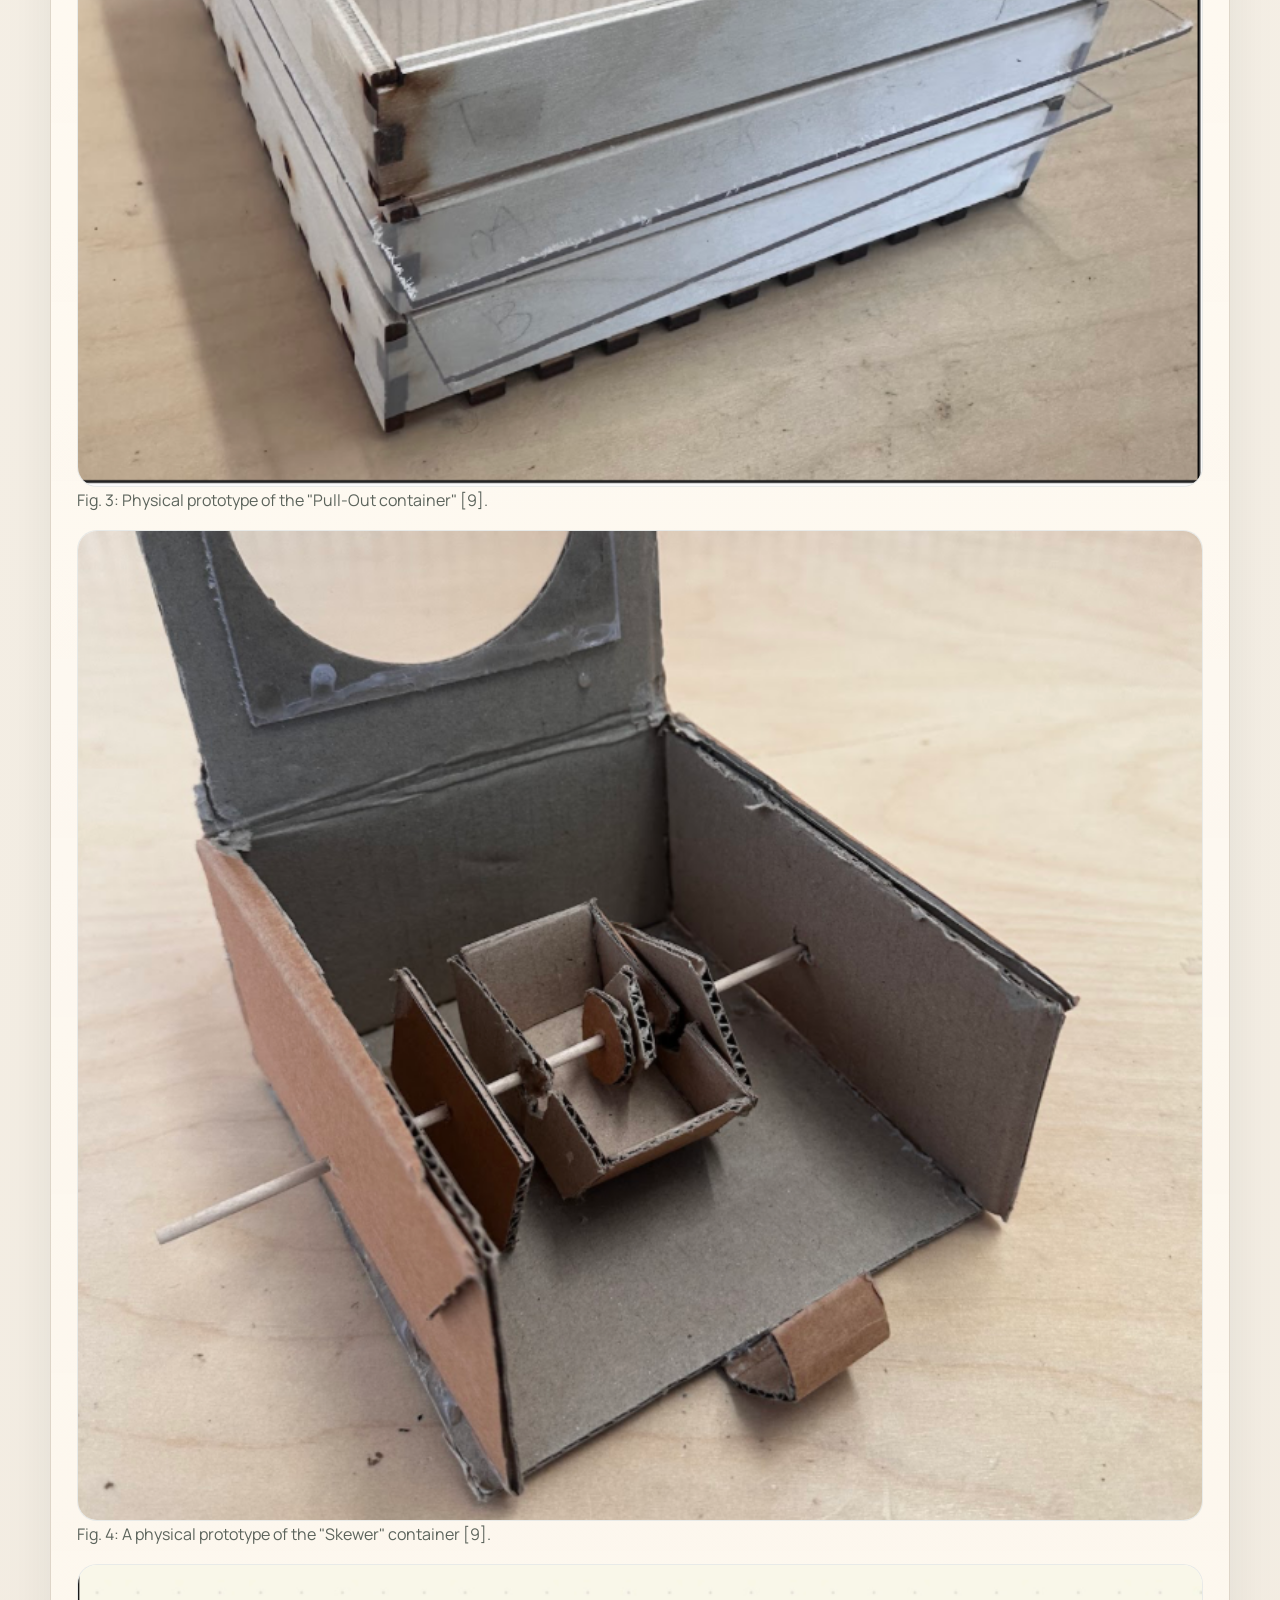
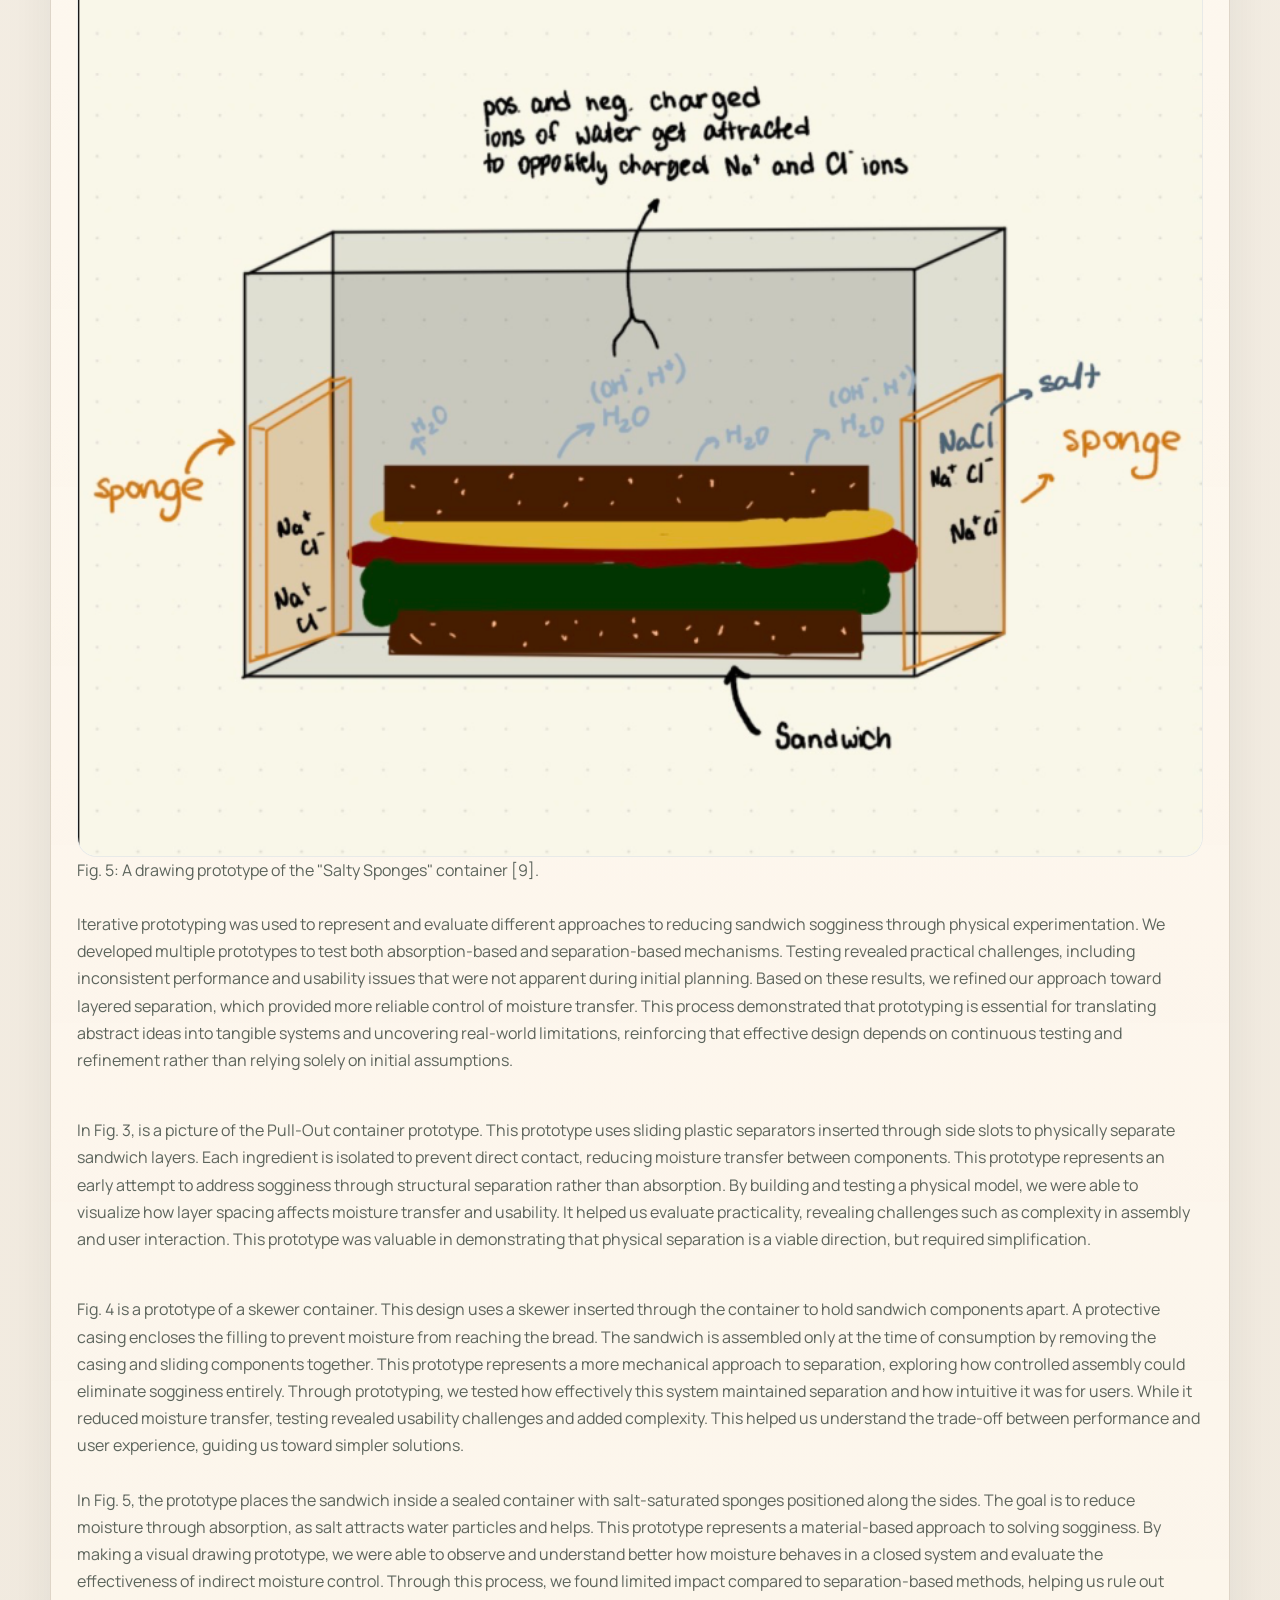
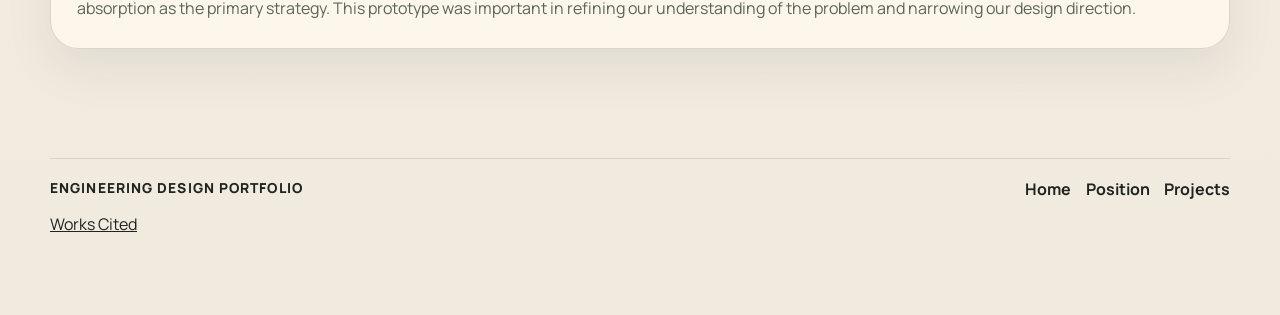
<file: soggy.html>
<!DOCTYPE html>
<html lang="en">
  <head>
    <meta charset="UTF-8" />
    <meta name="viewport" content="width=device-width, initial-scale=1.0" />
    <meta
      name="description"
      content="Soggy Sandwiches Praxis I project page for engineering design portfolio."
    />
    <title>Soggy Sandwiches | Engineering Design Portfolio</title>

    <link rel="preconnect" href="https://fonts.googleapis.com" />
    <link rel="preconnect" href="https://fonts.gstatic.com" crossorigin />
    <link
      href="https://fonts.googleapis.com/css2?family=Cormorant+Garamond:wght@500;600;700&family=Manrope:wght@400;500;600;700;800&display=swap"
      rel="stylesheet"
    />
    <link rel="stylesheet" href="styles.css" />
  </head>

  <body>
    <a class="skip-link" href="#main-content">Skip to content</a>

    <div class="page-shell">
      <header class="site-header">
        <a class="brand-mark brand-mark--link" href="index.html">
          <span class="brand-mark__monogram" aria-hidden="true">ED</span>
          <div>
            <p class="brand-mark__label">Engineering Design</p>
            <p class="brand-mark__subtitle">Portfolio</p>
          </div>
        </a>

        <button
          class="nav-toggle"
          type="button"
          aria-expanded="false"
          aria-controls="site-nav"
        >
          Menu
        </button>

        <nav id="site-nav" class="site-nav" aria-label="Primary">
          <a href="index.html">Home</a>
          <a href="about.html">Position</a>
          <a href="projects.html" aria-current="page">Projects</a>
        </nav>
      </header>

      <main id="main-content">
        <section class="page-hero page-hero--compact reveal">
          <div class="page-hero__content">
            <p class="eyebrow">Praxis I Design Project</p>
            <h1>Soggy Sandwiches</h1>
            <p class="lede">
              This project addressed the problem of sandwiches becoming soggy
              during storage due to moisture transfer. Our team developed and
              tested multiple concepts to improve freshness and usability,
              ultimately recommending a pull-out layered container system.
            </p>

            <div class="panel panel--accent" style="margin-top: 1.5rem; max-width: 500px;">
              <p class="panel__title">Quick Facts</p>
              <ul class="detail-list">
                <li><strong>Course:</strong> ESC101</li>
                <li><strong>Focus:</strong> Food freshness and convenience</li>
                <li><strong>Final concept:</strong> Pull-out layered container</li>
                <li><strong>Core issue:</strong> Moisture transfer into bread</li>
                <li><strong>Team:</strong> Ana Victoria Diaz, Ishita Jain, Radhika Patel, Riana Khasanova</li>
              </ul>
            </div>
            <div class="button-row">
              <a class="button button--primary" href="projects.html">Back to Projects</a>
            </div>
          </div>
        </section>

       <section class="section reveal">
  <details class="panel panel--feature" style="max-width: 1100px; margin-left: 0; margin-right: auto;">
    <summary
      style="
        cursor: pointer;
        font-weight: 700;
        font-size: 1.1rem;
        list-style: none;
        display: inline-block;
        padding: 0.85rem 1.25rem;
        border-radius: 999px;
        border: 1px solid rgba(64, 82, 68, 0.2);
        background: rgba(255,255,255,0.7);
        margin-bottom: 1rem;
      "
    >
      One-Pager
    </summary>

    <div style="margin-top: 1rem;">
      <img
        src="soggy-one-pager.png"
        alt="Soggy Sandwich One Pager"
        style="width: min(88%, 960px); height: auto; display: block; margin: 0 auto; border-radius: 24px;"
      />
    </div>
  </details>
</section>

        <section class="section section--tight reveal">
          <div class="project-grid project-grid--two">
            <article class="panel">
              <p class="panel__title">Opportunity</p>
              <h2>Problem and Stakeholders</h2>
              <p>
                This project focused on addressing the issue of sandwiches
                becoming soggy during storage due to moisture transfer from
                ingredients into the bread. Over time, this moisture migration
                degrades texture and reduces overall eating quality, lowering
                user satisfaction despite the convenience of preparing meals in
                advance. The primary stakeholders include commuter students and
                individuals who pack lunches ahead of time, who require a
                solution that maintains freshness while remaining portable and
                easy to use. This problem is significant within this context
                because it highlights the challenge of preserving food quality
                over time, requiring a balance between effectiveness,
                usability, and practicality.
              </p>
              <h2 style="margin-top: 2.2rem;">Objectives</h2>
              <ul class="detail-list detail-list--spacious">
                <li>Limit sogginess: bread mass increase &le; ~17% after 8 hours</li>
                <li>Control moisture environment: maintain ~70% relative humidity</li>
                <li>Ensure food safety: no harmful contamination; BPA below safe limits</li>
                <li>Maintain portability: &le; 0.4 kg and fits within ~30 x 14 x 5 cm</li>
                <li>Support usability: assembly time &le; 90 seconds</li>
                <li>Ensure consistency: variation in sogginess &le; ~4% between sandwiches</li>
              </ul>
            </article>

            <article class="panel">
              <p class="panel__title">Design Process</p>
              <h2>How the concept was developed</h2>
              <p>
                When initially framing the opportunity, we aimed to design a
                solution applicable to any type of sandwich. However, we
                quickly recognized that this framing was too broad and limited
                our ability to develop a focused and testable solution. As a
                result, we refined the problem to a specific sandwich
                configuration containing lettuce, tomatoes, and cheese, where
                moisture transfer is most prominent.
              </p>
              <p>
                During the idea
                exploration phase, we applied multiple ideation techniques,
                including biomimicry, brainwriting, and SCAMPER, to generate a
                diverse set of concepts. We also analyzed existing reference
                designs to identify gaps and opportunities for improvement,
                ensuring our concepts addressed limitations not currently
                solved in existing products.
              </p>
              <p>
                Following an initial presentation,
                feedback indicated that our scope remained too broad. In
                response, we further reframed the problem by excluding sauces,
                allowing us to focus more precisely on structural separation of
                ingredients as the primary mechanism for reducing moisture
                transfer.
              </p>
              <p>
                To converge on a final concept, we used structured
                decision-making tools, including a Pugh chart, morph
                chart, and pairwise comparison. These tools enabled us to
                evaluate concepts against criteria such as effectiveness,
                usability, and feasibility, leading to a justified and
                evidence-based selection of our final design.
              </p>
              <p>
                Finally, we moved
                into testing. We evaluated the design by assembling sandwiches
                and observing moisture absorption over time, comparing its
                performance to a control sandwich stored in a standard
                container. This allowed us to assess how effectively the design
                reduced moisture transfer under realistic conditions.
              </p>
            </article>
          </div>
        </section>

        <section class="section section--tight reveal">
          <div class="project-grid project-grid--two">
            <article class="panel">
              <p class="panel__title">Final Design</p>
              <h2>Recommended concept</h2>
              <p>
                The final design is a layered, pull-out container that
                physically separates sandwich ingredients until consumption. It
                works by isolating wet ingredients, such as tomatoes, from the
                bread using compartmentalized layers, preventing direct contact
                during storage. This separation minimizes moisture transfer into the bread and preserves its texture over time. The
                design remains simple to assemble and practical for everyday
                use, making it suitable for students who prepare meals in
                advance.
              </p>
            </article>

            <article class="panel">
              <p class="panel__title">Results</p>
              <h2>Evidence from testing</h2>
              <ul class="detail-list">
                <li>Reduced moisture absorption compared to a control sandwich stored in a standard container</li>
                <li>Bread maintained structural integrity over several hours of storage</li>
                <li>Assembly time of approximately 53 seconds</li>
                <li>Final design demonstrated improved usability compared to earlier prototypes</li>
              </ul>
            </article>
          </div>
        </section>

        <section class="section section--tight reveal">
          <div class="project-grid project-grid--two">
            <article class="panel">
              <p class="panel__title">Reflection</p>
              <h2>What I learned</h2>
              <p>
                This project showed me that iteration is not simply repeating
                ideas, but actively learning through failure and constraint. In
                early stages, we framed the problem too broadly and therefore
                kept running into difficulties when trying to brainstorm
                possible ideas, as there were too many constraints due to the
                broad scope. We reframed our scope by narrowing it down to a
              lettuce, tomato, and cheese sandwich. Moreover, we
                also reframed after prototyping and testing, as testing showed
                that physically separating components was more reliable than
                trying to control moisture indirectly. This reinforced the
                importance of always being open to reframing and highlighted the
                value of building early and using testing to challenge
                assumptions, rather than relying on initial reasoning alone.
                This also required balancing trade-offs between effectiveness,
                usability, and simplicity when refining the final design.
              </p>
            </article>

            <article class="panel">
              <p class="panel__title">Connection to my position</p>
              <h2>How this reflects my design approach</h2>
              <p>
                This project reflects my evolving understanding of engineering
                design as a nonlinear and adaptive process. Rather than
                following a fixed sequence, our design direction changed as new
                information emerged through testing. This required making
                decisions under uncertainty and revisiting earlier assumptions,
                particularly when shifting from material-based moisture control
                to physical separation. It reinforced my position that
                effective design depends on adaptability, iterative testing, and
                the ability to refine both the problem and solution as
                constraints and insights evolve.
              </p>
            </article>
          </div>
        </section>

        <section class="section reveal">
          <article class="panel">
            <p class="panel__title">CTMFs Used</p>
            <h2>Key concepts, tools, models, and frameworks</h2>

            <div class="ctmf-stack ctmf-stack--inside">
              <div class="ctmf-rich">
                <p class="panel__title">Frame</p>
                <h3>Reframing</h3>
                <p>
                  Reframing is the process of redefining or narrowing a problem
                  to better reflect its core issue, often based on new
                  insights, constraints, or feedback. Reframing allows constraints and criteria
                  to be better defined and can lead to more focused and effective design solutions [1]. 
                </p>
                <img
                  src="soggy-reframing.png"
                  alt="Framing and design goals reference for the Soggy Sandwiches project"
                  style="
                    width: min(100%, 980px);
                    height: auto;
                    border-radius: 20px;
                    border: 1px solid rgba(64, 82, 68, 0.12);
                    background: white;
                  "
                />
                <p>
                  Fig. 1: An extract from the final report showing the change
                  of the scope and reframing [9].
                </p>
                <p>
                  Reframing was a key part of our design process, as our
                  understanding of the problem evolved over time. Initially,
                  the problem was framed broadly as improving the overall
                  sandwich experience, which led to a wide range of unfocused
                  concepts. Through feedback and iteration, particularly
                  during the Alpha presentation, we refined the problem to
                  focus specifically on moisture transfer in a
                  lettuce-tomato-cheese sandwich with no condiments. This
                  shift allowed us to isolate the primary cause of sogginess
                  and made our testing more controlled and meaningful. As a
                  result, we moved away from general approaches, such as using
                  absorbent materials, and instead focused on physically
                  separating ingredients, which proved more effective. This
                  experience demonstrated that reframing is not a one-time
                  step, but an ongoing process that can significantly
                  influence both design decisions and evaluation methods.
                </p>
                <p>
                  Fig. 1 further illustrates this shift in understanding.
                  The extract from the original Design Report shows how the
                  design opportunity was reframed by identifying
                  environmental humidity as a key contributor to moisture
                  absorption, rather than attributing sogginess solely to
                  sandwich ingredients. This reframing enabled a more
                  targeted design approach. Additionally, the figure shows
                  how the team defined a standardized model sandwich with
                  specific ingredients and structure, rather than leaving
                  the system open to interpretation. This ensured
                  consistency in testing and allowed for more reliable
                  comparisons across design iterations.
                </p>
              </div>

              <div class="ctmf-rich">
                <p class="panel__title">Diverge</p>
                <h3>Brainwriting 6-3-5</h3>
                <p>
                  Brainwriting is a structured ideation method where
                  individuals independently generate ideas through symbols and drawings for five minutes. Once 
                  the time ends, each participant passes their sheet to the next person, and the process
                  repeats. This approach allows for the development of ideas in isolation before sharing them,
                  reducing bias and encouraging a wider range of concepts [2].
                </p>
                <img
                  src="soggy-brainwriting.jpg"
                  alt="Brainwriting sheet from the Soggy Sandwiches project"
                  style="
                    width: min(100%, 980px);
                    height: auto;
                    border-radius: 20px;
                    border: 1px solid rgba(64, 82, 68, 0.12);
                    background: white;
                  "
                />
                <p>
                  Fig 2: initial stages of diverging through using
                  brainwriting 6-3-5 technique [9].
                </p>
                <p>
                  Brainwriting was used as a diverging tool to generate a wide
                  range of design concepts without the influence of group
                  discussion. Each team member independently wrote down ideas
                  for preventing sandwich sogginess, which were then shared
                  and built upon by others. This process allowed us to explore
                  multiple approaches, including ingredient separation,
                  absorbent materials, and structural redesign of the
                  container. Compared to verbal brainstorming, brainwriting
                  helped reduce bias and ensured that all ideas were
                  considered equally, leading to a more diverse set of initial
                  concepts. Several key ideas, particularly those involving
                  layered separation, emerged from this process and later
                  informed our final design direction. This experience showed
                  me that effective divergence requires structured methods that
                  encourage participation and reduce the influence or bias of
                  dominant voices.
                </p>
                <p>
                  Fig. 2 illustrates the early stages of the group’s diverging phase, where ideas are generated freely. As shown, the process appears messy and unstructured, reflecting the goal of brainstorming without constraints or premature evaluation. This stage prioritizes exploring a wide range of possibilities rather than refining solutions. The figure highlights that engineering design is not always linear or orderly, instead, it often begins with a chaotic exploration of ideas before converging toward a final solution.
                </p>
              </div>

              <div class="ctmf-rich">
                <p class="panel__title">Represent</p>
                <h3>Iterative Prototyping</h3>
                <p>
                  Iterative prototyping is the process of creating and
                  refining physical or functional models to test ideas,
                  allowing designers to evaluate performance. By testing prototypes
                  early on in the development process, they can identify and improve
                  designs through repeated cycles [3].
                </p>
                <div
                  style="
                    display: grid;
                    grid-template-columns: repeat(3, minmax(0, 1fr));
                    gap: 1rem;
                    align-items: start;
                  "
                >
                  <div>
                    <img
                      src="soggy-prototype-01.png"
                      alt='Physical prototype of the "Pull-Out" container'
                      style="
                        width: 100%;
                        height: auto;
                        border-radius: 20px;
                        border: 1px solid rgba(64, 82, 68, 0.12);
                        background: white;
                      "
                    />
                    <p>Fig. 3: Physical prototype of the "Pull-Out container" [9].</p>
                  </div>
                  <div>
                    <img
                      src="soggy-prototype-02.png"
                      alt='Physical prototype of the "Skewer" container'
                      style="
                        width: 100%;
                        height: auto;
                        border-radius: 20px;
                        border: 1px solid rgba(64, 82, 68, 0.12);
                        background: white;
                      "
                    />
                    <p>Fig. 4: A physical prototype of the "Skewer" container [9].</p>
                  </div>
                  <div>
                    <img
                      src="soggy-prototype-03.png"
                      alt='Drawing prototype of the "Salty Sponges" container'
                      style="
                        width: 100%;
                        height: auto;
                        border-radius: 20px;
                        border: 1px solid rgba(64, 82, 68, 0.12);
                        background: white;
                      "
                    />
                    <p>Fig. 5: A drawing prototype of the "Salty Sponges" container [9].</p>
                  </div>
                </div>
                <p>
                  Iterative prototyping was used to represent and evaluate different approaches to reducing sandwich sogginess
                   through physical experimentation. We developed multiple prototypes to test both absorption-based and 
                   separation-based mechanisms. Testing revealed practical challenges, including inconsistent performance 
                   and usability issues that were not apparent during initial planning. Based on these results, we refined our 
                   approach toward layered separation, which provided more reliable control of moisture transfer. This process 
                   demonstrated that prototyping is essential for translating abstract ideas into tangible systems and uncovering 
                   real-world limitations, reinforcing that effective design depends on continuous testing and refinement rather than 
                   relying solely on initial assumptions.
                </p>
                <p>
                  In Fig. 3, is a picture of the Pull-Out container prototype. This prototype uses sliding plastic separators inserted through side slots to physically separate sandwich layers. Each ingredient is isolated to prevent direct contact, reducing moisture transfer between components. This prototype represents an early attempt to address sogginess through structural separation rather than absorption. By building and testing a physical model, we were able to visualize how layer spacing affects moisture transfer and usability. It helped us evaluate practicality, revealing challenges such as complexity in assembly and user interaction. This prototype was valuable in demonstrating that physical separation is a viable direction, but required simplification.
                </p>
                <p>
                  Fig. 4 is a prototype of a skewer container. This design uses a skewer inserted through the container to hold sandwich components apart. A protective casing encloses the filling to prevent moisture from reaching the bread. The sandwich is assembled only at the time of consumption by removing the casing and sliding components together. This prototype represents a more mechanical approach to separation, exploring how controlled assembly could eliminate sogginess entirely. Through prototyping, we tested how effectively this system maintained separation and how intuitive it was for users. While it reduced moisture transfer, testing revealed usability challenges and added complexity. This helped us understand the trade-off between performance and user experience, guiding us toward simpler solutions.
                 </p>
                <p>
                  In Fig. 5, the prototype places the sandwich inside a sealed container with salt-saturated sponges positioned along the sides. The goal is to reduce moisture through absorption, as salt attracts water particles and helps. This prototype represents a material-based approach to solving sogginess. By making a visual drawing prototype, we were able to observe and understand better how moisture behaves in a closed system and evaluate the effectiveness of indirect moisture control. Through this process, we found limited impact compared to separation-based methods, helping us rule out absorption as the primary strategy. This prototype was important in refining our understanding of the problem and narrowing our design direction.
                </p>
           
              </div>
            </div>
          </article>
        </section>
      </main>

      <footer class="site-footer site-footer--page">
        <div class="footer-grid">
          <div>
            <p class="footer-grid__title">Engineering Design Portfolio</p>
            <p><a href="works-cited.pdf" target="_blank" rel="noopener noreferrer">Works Cited</a></p>
          </div>

          <div class="footer-grid__links">
            <a href="index.html">Home</a>
            <a href="about.html">Position</a>
            <a href="projects.html">Projects</a>
          </div>
        </div>
      </footer>
    </div>

    <script src="script.js"></script>
  </body>
</html>
</file>
<file: styles.css>
:root {
  --color-bg: #f6f1e8;
  --color-surface: rgba(255, 252, 246, 0.86);
  --color-surface-strong: #fffaf2;
  --color-text: #1f2421;
  --color-muted: #5c645c;
  --color-accent: #6e8b7b;
  --color-accent-deep: #4f6658;
  --color-line: #d9cfc1;
  --color-shadow: rgba(31, 36, 33, 0.08);
  --color-highlight: rgba(110, 139, 123, 0.14);
  --font-display: "Cormorant Garamond", Georgia, serif;
  --font-body: "Manrope", "Segoe UI", sans-serif;
  --radius-lg: 28px;
  --radius-md: 18px;
  --radius-sm: 999px;
  --shadow-soft: 0 18px 50px var(--color-shadow);
  --max-width: 1180px;
  --transition: 220ms ease;
}

*,
*::before,
*::after {
  box-sizing: border-box;
}

html {
  scroll-behavior: smooth;
}

body {
  margin: 0;
  min-width: 320px;
  color: var(--color-text);
  font-family: var(--font-body);
  background:
    radial-gradient(circle at top left, rgba(110, 139, 123, 0.12), transparent 32%),
    radial-gradient(circle at top right, rgba(217, 207, 193, 0.4), transparent 28%),
    linear-gradient(180deg, #fbf7f1 0%, var(--color-bg) 44%, #f1eadf 100%);
}

img {
  max-width: 100%;
  display: block;
}

a {
  color: inherit;
}

button,
a {
  -webkit-tap-highlight-color: transparent;
}

button {
  font: inherit;
}

code {
  padding: 0.12rem 0.34rem;
  border-radius: 0.45rem;
  background: rgba(31, 36, 33, 0.06);
  font-family: ui-monospace, SFMono-Regular, Menlo, Monaco, Consolas, monospace;
  font-size: 0.9em;
}

.skip-link {
  position: absolute;
  left: 1rem;
  top: -4rem;
  z-index: 20;
  padding: 0.75rem 1rem;
  border-radius: 999px;
  background: var(--color-text);
  color: #fff;
  transition: top var(--transition);
}

.skip-link:focus {
  top: 1rem;
}

.page-shell {
  width: min(calc(100% - 2rem), var(--max-width));
  margin: 0 auto;
  padding: 1rem 0 4rem;
}

.site-header {
  position: sticky;
  top: 0.9rem;
  z-index: 10;
  display: flex;
  align-items: center;
  justify-content: space-between;
  gap: 1rem;
  margin: 0 auto 2rem;
  padding: 0.9rem 1rem;
  border: 1px solid rgba(217, 207, 193, 0.75);
  border-radius: var(--radius-sm);
  background: rgba(251, 247, 241, 0.78);
  backdrop-filter: blur(16px);
  box-shadow: 0 10px 32px rgba(31, 36, 33, 0.06);
}

.brand-mark {
  display: flex;
  align-items: center;
  gap: 0.9rem;
}

.brand-mark--link {
  text-decoration: none;
}

.brand-mark p {
  margin: 0;
}

.brand-mark__monogram {
  display: inline-grid;
  place-items: center;
  width: 2.8rem;
  height: 2.8rem;
  border: 1px solid rgba(110, 139, 123, 0.24);
  border-radius: 50%;
  background: linear-gradient(145deg, rgba(110, 139, 123, 0.24), rgba(255, 250, 242, 0.95));
  font-family: var(--font-display);
  font-size: 1.3rem;
  font-weight: 700;
}

.brand-mark__label {
  font-size: 0.92rem;
  font-weight: 800;
  letter-spacing: 0.08em;
  text-transform: uppercase;
}

.brand-mark__subtle {
  color: var(--color-muted);
  font-size: 0.85rem;
}

.site-nav {
  display: flex;
  align-items: center;
  gap: 0.4rem;
}

.site-nav a {
  padding: 0.72rem 0.95rem;
  border-radius: var(--radius-sm);
  color: var(--color-muted);
  font-size: 0.92rem;
  font-weight: 700;
  letter-spacing: 0.02em;
  text-decoration: none;
  transition:
    background-color var(--transition),
    color var(--transition),
    transform var(--transition);
}

.site-nav a:hover,
.site-nav a:focus-visible,
.site-nav a.is-active {
  background: rgba(110, 139, 123, 0.14);
  color: var(--color-text);
}

.nav-toggle {
  display: none;
  align-items: center;
  justify-content: center;
  flex-direction: column;
  gap: 0.3rem;
  width: 3rem;
  height: 3rem;
  border: 1px solid rgba(110, 139, 123, 0.2);
  border-radius: 50%;
  background: rgba(255, 250, 242, 0.9);
  cursor: pointer;
}

.nav-toggle span {
  width: 1rem;
  height: 2px;
  border-radius: 999px;
  background: var(--color-text);
  transition: transform var(--transition), opacity var(--transition);
}

.nav-toggle[aria-expanded="true"] span:first-child {
  transform: translateY(4px) rotate(45deg);
}

.nav-toggle[aria-expanded="true"] span:last-child {
  transform: translateY(-4px) rotate(-45deg);
}

.section {
  padding: 4.8rem 0;
}

.hero {
  display: grid;
  grid-template-columns: minmax(0, 1.15fr) minmax(280px, 0.85fr);
  gap: 2rem;
  align-items: center;
  min-height: calc(100svh - 8rem);
}

.eyebrow {
  margin: 0 0 1rem;
  color: var(--color-accent-deep);
  font-size: 0.8rem;
  font-weight: 800;
  letter-spacing: 0.16em;
  text-transform: uppercase;
}

.hero h1,
.section-heading h2,
.timeline-item__content h3,
.project-card h3 {
  margin: 0;
  font-family: var(--font-display);
  line-height: 0.96;
  letter-spacing: -0.02em;
}

.hero h1 {
  max-width: 11ch;
  font-size: clamp(3.8rem, 7vw, 6.6rem);
}

.hero h1 span {
  display: block;
  color: rgba(31, 36, 33, 0.82);
}

.hero__lede,
.about-grid p,
.project-card p,
.timeline-item__content p,
.panel p,
.contact-grid p {
  color: var(--color-muted);
  line-height: 1.7;
}

.hero__lede {
  max-width: 44rem;
  margin: 1.4rem 0 0;
  font-size: 1.08rem;
}

.hero__actions {
  display: flex;
  flex-wrap: wrap;
  gap: 0.9rem;
  margin: 2rem 0 1.5rem;
}

.button-row {
  display: flex;
  flex-wrap: wrap;
  align-items: center;
  gap: 0.9rem;
  margin-top: 1.5rem;
}

.button {
  display: inline-flex;
  align-items: center;
  justify-content: center;
  min-height: 3.2rem;
  padding: 0.85rem 1.35rem;
  border-radius: var(--radius-sm);
  font-weight: 800;
  letter-spacing: 0.02em;
  text-decoration: none;
  transition:
    transform var(--transition),
    box-shadow var(--transition),
    background-color var(--transition),
    color var(--transition);
}

.button:hover,
.button:focus-visible {
  transform: translateY(-1px);
}

.button--primary {
  background: var(--color-text);
  color: #fffaf3;
  box-shadow: 0 14px 30px rgba(31, 36, 33, 0.12);
}

.button--primary:hover,
.button--primary:focus-visible {
  box-shadow: 0 18px 36px rgba(31, 36, 33, 0.16);
}

.button--secondary {
  border: 1px solid rgba(110, 139, 123, 0.24);
  background: rgba(255, 250, 242, 0.72);
  color: var(--color-text);
}

.button--inline {
  margin-top: 1.5rem;
}

.hero__highlights,
.detail-list,
.tag-list {
  margin: 0;
  padding: 0;
  list-style: none;
}

.hero__highlights {
  display: grid;
  gap: 0.7rem;
  max-width: 38rem;
}

.hero__highlights li,
.detail-list li {
  position: relative;
  padding-left: 1.2rem;
  color: var(--color-muted);
  line-height: 1.6;
}

.hero__highlights li::before,
.detail-list li::before {
  content: "";
  position: absolute;
  left: 0;
  top: 0.65rem;
  width: 0.45rem;
  height: 0.45rem;
  border-radius: 50%;
  background: var(--color-accent);
}

.detail-list--spacious {
  display: grid;
  gap: 0.55rem;
}

.hero__card {
  display: grid;
  gap: 1rem;
}

.portrait-card,
.stats-card,
.panel,
.project-card,
.timeline-item,
.contact-links {
  position: relative;
  overflow: hidden;
  border: 1px solid rgba(217, 207, 193, 0.85);
  border-radius: var(--radius-lg);
  background: linear-gradient(180deg, rgba(255, 252, 246, 0.92), rgba(255, 248, 238, 0.78));
  box-shadow: var(--shadow-soft);
}

.portrait-card {
  padding: 2rem;
  min-height: 27rem;
  display: grid;
  align-content: space-between;
}

.portrait-card__image {
  width: 100%;
  height: 100%;
  min-height: 23rem;
  object-fit: cover;
  object-position: center;
  border-radius: calc(var(--radius-lg) - 8px);
}

.portrait-card__halo {
  position: absolute;
  inset: 8% auto auto 55%;
  width: 12rem;
  height: 12rem;
  border-radius: 50%;
  background: radial-gradient(circle, rgba(110, 139, 123, 0.22), transparent 70%);
  filter: blur(8px);
}

.portrait-card__monogram {
  width: 100%;
  aspect-ratio: 1 / 1.15;
  display: grid;
  place-items: center;
  border: 1px solid rgba(110, 139, 123, 0.18);
  border-radius: calc(var(--radius-lg) - 8px);
  background:
    linear-gradient(145deg, rgba(255, 250, 242, 0.96), rgba(110, 139, 123, 0.16)),
    repeating-linear-gradient(
      -45deg,
      transparent,
      transparent 16px,
      rgba(110, 139, 123, 0.05) 16px,
      rgba(110, 139, 123, 0.05) 32px
    );
  font-family: var(--font-display);
  font-size: clamp(5rem, 10vw, 7.5rem);
  font-weight: 700;
}

.portrait-card__caption,
.portrait-card__detail {
  position: relative;
  z-index: 1;
}

.portrait-card__caption {
  margin: 1.25rem 0 0.3rem;
  color: var(--color-text);
  font-weight: 800;
}

.portrait-card__detail {
  margin: 0;
  color: var(--color-muted);
}

.stats-card {
  display: grid;
  grid-template-columns: repeat(3, 1fr);
  gap: 1rem;
  padding: 1.4rem;
}

.stats-card__value {
  margin: 0;
  font-family: var(--font-display);
  font-size: 2rem;
  line-height: 1;
}

.stats-card__label {
  margin: 0.2rem 0 0;
  color: var(--color-muted);
  font-size: 0.9rem;
}

.section-heading {
  display: grid;
  gap: 0.75rem;
  margin-bottom: 1.8rem;
}

.section-heading h2 {
  max-width: 14ch;
  font-size: clamp(2.7rem, 5vw, 4.3rem);
}

.section--split .section-heading h2 {
  max-width: 15ch;
}

.about-grid,
.skills-grid,
.contact-grid {
  display: grid;
  grid-template-columns: repeat(2, minmax(0, 1fr));
  gap: 1.2rem;
}

.panel,
.project-card,
.timeline-item,
.contact-links {
  padding: 1.6rem;
}

.statement-box {
  position: relative;
  overflow: hidden;
  padding: 2rem;
  border: 1px solid rgba(217, 207, 193, 0.85);
  border-radius: var(--radius-lg);
  background: linear-gradient(180deg, rgba(255, 252, 246, 0.92), rgba(255, 248, 238, 0.78));
  box-shadow: var(--shadow-soft);
}

.statement-box p {
  margin: 0;
  color: var(--color-text);
  line-height: 1.65;
}

.statement-box p + p {
  margin-top: 1.5rem;
}

.panel--accent {
  background:
    linear-gradient(160deg, rgba(110, 139, 123, 0.14), rgba(255, 250, 242, 0.92)),
    linear-gradient(180deg, rgba(255, 252, 246, 0.92), rgba(255, 248, 238, 0.78));
}

.panel--quote {
  display: grid;
  place-items: center;
  text-align: center;
}

.panel--quote p {
  margin: 0;
}

.panel--quote strong {
  display: block;
  max-width: 20ch;
  font-family: var(--font-display);
  font-size: clamp(2rem, 3.2vw, 3rem);
  font-style: italic;
  line-height: 1.15;
}

.panel__title {
  margin: 0 0 0.9rem;
  color: var(--color-text);
  font-size: 1rem;
  font-weight: 800;
}

.project-grid {
  display: grid;
  grid-template-columns: repeat(3, minmax(0, 1fr));
  gap: 1.2rem;
}

.project-grid--two {
  grid-template-columns: repeat(2, minmax(0, 1fr));
}

.project-card {
  min-height: 100%;
}

.project-card__topline,
.timeline-item__meta {
  display: flex;
  align-items: center;
  justify-content: space-between;
  gap: 1rem;
  margin-bottom: 1rem;
}

.project-card__role,
.timeline-item__date {
  margin: 0;
  color: var(--color-text);
  font-size: 0.86rem;
  font-weight: 800;
  text-transform: uppercase;
  letter-spacing: 0.08em;
}

.project-card__outcome,
.timeline-item__type {
  margin: 0;
  color: var(--color-accent-deep);
  font-size: 0.82rem;
  font-weight: 700;
}

.project-card h3 {
  font-size: 2.1rem;
  margin-bottom: 1rem;
}

.project-card__link {
  display: inline-flex;
  align-items: center;
  justify-content: center;
  gap: 0.45rem;
  margin: 0.4rem 0 1.15rem;
  padding: 0.7rem 1.05rem;
  border: 1px solid rgba(110, 139, 123, 0.22);
  border-radius: var(--radius-sm);
  background: rgba(255, 250, 242, 0.9);
  color: var(--color-text);
  font-size: 0.95rem;
  font-weight: 800;
  line-height: 1;
  text-decoration: none;
  box-shadow: 0 10px 24px rgba(31, 36, 33, 0.06);
  transition:
    transform var(--transition),
    box-shadow var(--transition),
    background-color var(--transition),
    border-color var(--transition);
}

.project-card__link::after {
  content: "\2192";
  font-size: 0.95rem;
}

.project-card__link:hover,
.project-card__link:focus-visible {
  transform: translateY(-1px);
  border-color: rgba(110, 139, 123, 0.35);
  background: rgba(110, 139, 123, 0.12);
  box-shadow: 0 14px 30px rgba(31, 36, 33, 0.1);
}

.project-card__impact,
.timeline-item__note,
.contact-links__note {
  color: var(--color-text);
}

.tag-list {
  display: flex;
  flex-wrap: wrap;
  gap: 0.55rem;
  margin-top: 1.2rem;
}

.tag-list li {
  padding: 0.48rem 0.72rem;
  border: 1px solid rgba(110, 139, 123, 0.18);
  border-radius: var(--radius-sm);
  background: rgba(110, 139, 123, 0.09);
  color: var(--color-accent-deep);
  font-size: 0.85rem;
  font-weight: 700;
}

.skills-grid {
  grid-template-columns: repeat(3, minmax(0, 1fr));
}

.timeline {
  display: grid;
  gap: 1rem;
}

.timeline-item {
  display: grid;
  grid-template-columns: minmax(8rem, 12rem) minmax(0, 1fr);
  gap: 1.5rem;
  align-items: start;
}

.timeline-item__content h3 {
  font-size: 2rem;
  margin-bottom: 0.75rem;
}

.site-footer {
  padding-top: 3.5rem;
}

.page-main {
  padding-bottom: 1rem;
}

.page-hero {
  display: grid;
  grid-template-columns: minmax(0, 1.1fr) minmax(260px, 0.75fr);
  gap: 1.2rem;
  align-items: start;
  padding-top: 2rem;
  padding-bottom: 2.5rem;
}

.page-hero--compact {
  grid-template-columns: minmax(0, 1fr);
}

.page-hero--compact .page-hero__content h1,
.page-hero--compact .page-hero__copy h1 {
  max-width: none;
  width: 100%;
}

.page-hero__copy {
  display: grid;
  align-content: start;
}

.page-hero__copy h1,
.cta-banner h2,
.redirect-card h1 {
  margin: 0;
  font-family: var(--font-display);
  line-height: 0.96;
  letter-spacing: -0.02em;
}

.page-hero__copy h1 {
  max-width: 13ch;
  font-size: clamp(3rem, 6vw, 5.3rem);
}

.page-hero__aside {
  display: grid;
  gap: 1rem;
}

.section--tight {
  padding-top: 0;
}

.spotlight-grid {
  display: grid;
  grid-template-columns: repeat(2, minmax(0, 1fr));
  gap: 1.2rem;
}

.ctmf-stack {
  display: grid;
  gap: 1.2rem;
  max-width: 72rem;
}

.ctmf-entry {
  display: grid;
  gap: 0.9rem;
}

.ctmf-entry h2 {
  margin: 0;
  font-family: var(--font-display);
  font-size: clamp(2rem, 4vw, 3rem);
  line-height: 1;
}

.ctmf-entry p:last-child {
  margin: 0;
}

.ctmf-stack--inside {
  max-width: none;
  margin-top: 2rem;
  gap: 3.2rem;
}

.ctmf-rich {
  display: grid;
  gap: 0.7rem;
}

.ctmf-rich .panel__title {
  margin-bottom: 0.15rem;
  color: var(--color-muted);
}

.ctmf-rich h3 {
  margin: 0;
  font-family: var(--font-body);
  font-size: clamp(1.65rem, 2.4vw, 2.2rem);
  font-weight: 800;
  line-height: 1.05;
  letter-spacing: -0.03em;
}

.ctmf-rich p:last-child {
  margin: 0;
}

.two-up {
  display: grid;
  grid-template-columns: repeat(2, minmax(0, 1fr));
  gap: 1rem;
  align-items: start;
}

.cta-banner {
  display: grid;
  grid-template-columns: minmax(0, 1fr) auto;
  gap: 1.5rem;
  align-items: center;
  padding: 1.6rem;
  border: 1px solid rgba(217, 207, 193, 0.85);
  border-radius: var(--radius-lg);
  background:
    linear-gradient(155deg, rgba(110, 139, 123, 0.16), rgba(255, 250, 242, 0.92)),
    linear-gradient(180deg, rgba(255, 252, 246, 0.92), rgba(255, 248, 238, 0.78));
  box-shadow: var(--shadow-soft);
}

.cta-banner h2 {
  max-width: 14ch;
  font-size: clamp(2.5rem, 5vw, 4rem);
}

.cta-banner p {
  margin: 0.7rem 0 0;
  max-width: 44rem;
  color: var(--color-muted);
  line-height: 1.7;
}

.site-footer--page {
  padding-top: 2rem;
}

.footer-grid {
  display: flex;
  align-items: flex-start;
  justify-content: space-between;
  gap: 1.5rem;
  padding-top: 1.2rem;
  border-top: 1px solid rgba(217, 207, 193, 0.85);
}

.footer-grid__title {
  margin: 0;
  color: var(--color-text);
  font-size: 0.86rem;
  font-weight: 800;
  letter-spacing: 0.08em;
  text-transform: uppercase;
}

.footer-grid__note {
  margin: 0.45rem 0 0;
  max-width: 34rem;
  color: var(--color-muted);
  line-height: 1.6;
}

.footer-grid__links {
  display: flex;
  flex-wrap: wrap;
  justify-content: flex-end;
  gap: 0.9rem;
}

.footer-grid__links a {
  color: var(--color-text);
  font-weight: 700;
  text-decoration: none;
}

.footer-grid__links a:hover,
.footer-grid__links a:focus-visible {
  color: var(--color-accent-deep);
}

.redirect-page {
  display: grid;
  place-items: center;
  min-height: 100svh;
  padding: 1rem;
}

.redirect-card {
  width: min(100%, 40rem);
  padding: 2rem;
  border: 1px solid rgba(217, 207, 193, 0.85);
  border-radius: var(--radius-lg);
  background:
    linear-gradient(155deg, rgba(110, 139, 123, 0.12), rgba(255, 250, 242, 0.92)),
    linear-gradient(180deg, rgba(255, 252, 246, 0.92), rgba(255, 248, 238, 0.78));
  box-shadow: var(--shadow-soft);
}

.redirect-card h1 {
  font-size: clamp(2.8rem, 8vw, 4.4rem);
}

.redirect-card p {
  margin: 0.8rem 0 0;
  color: var(--color-muted);
  line-height: 1.7;
}

.redirect-card a {
  color: var(--color-text);
  font-weight: 700;
  text-decoration: none;
}

.contact-grid {
  align-items: stretch;
}

.contact-links {
  display: grid;
  gap: 0.9rem;
  align-content: start;
}

.contact-links a {
  color: var(--color-text);
  font-weight: 700;
  text-decoration: none;
}

.contact-links a:hover,
.contact-links a:focus-visible {
  color: var(--color-accent-deep);
}

:focus-visible {
  outline: 3px solid rgba(110, 139, 123, 0.42);
  outline-offset: 3px;
}

.reveal {
  opacity: 0;
  transform: translateY(22px);
  transition:
    opacity 700ms ease,
    transform 700ms ease;
}

.reveal--delay {
  transition-delay: 140ms;
}

.reveal--long {
  transition-delay: 240ms;
}

.reveal.is-visible {
  opacity: 1;
  transform: translateY(0);
}

@media (prefers-reduced-motion: reduce) {
  html {
    scroll-behavior: auto;
  }

  *,
  *::before,
  *::after {
    animation-duration: 0.01ms !important;
    animation-iteration-count: 1 !important;
    transition-duration: 0.01ms !important;
    scroll-behavior: auto !important;
  }

  .reveal {
    opacity: 1;
    transform: none;
  }
}

@media (max-width: 1024px) {
  .hero,
  .page-hero,
  .project-grid,
  .skills-grid,
  .about-grid,
  .contact-grid,
  .timeline-item,
  .spotlight-grid,
  .cta-banner {
    grid-template-columns: 1fr;
  }

  /* Ensure CTMF stacks and any nested two-column image grids collapse
     to a single column at narrower widths so images and text remain
     visible when the browser is resized (for example to half-screen). */
  .ctmf-stack,
  .ctmf-stack .ctmf-rich {
    grid-template-columns: 1fr !important;
  }

  /* Override any inline two-column grids used inside CTMF blocks so
     they don't create overflow or hide content on medium-width viewports. */
  .ctmf-rich > div {
    display: grid !important;
    grid-template-columns: 1fr !important;
    gap: 1rem !important;
  }

  .ctmf-rich img {
    width: 100% !important;
    height: auto !important;
    display: block !important;
  }

  .hero {
    min-height: auto;
    padding-top: 2.5rem;
  }

  .section-heading h2,
  .hero h1,
  .page-hero__copy h1,
  .cta-banner h2 {
    max-width: none;
  }

  .stats-card {
    grid-template-columns: repeat(3, minmax(0, 1fr));
  }

  .footer-grid {
    flex-direction: column;
  }

  .footer-grid__links {
    justify-content: flex-start;
  }
}

@media (max-width: 780px) {
  .page-shell {
    width: min(calc(100% - 1.2rem), var(--max-width));
  }

  .site-header {
    align-items: flex-start;
    padding: 0.85rem;
  }

  .nav-toggle {
    display: inline-flex;
  }

  .site-nav {
    position: absolute;
    left: 0;
    right: 0;
    top: calc(100% + 0.55rem);
    display: none;
    flex-direction: column;
    align-items: stretch;
    padding: 0.55rem;
    border: 1px solid rgba(217, 207, 193, 0.85);
    border-radius: 1.5rem;
    background: rgba(251, 247, 241, 0.96);
    box-shadow: var(--shadow-soft);
  }

  .site-header.is-open .site-nav {
    display: flex;
  }

  .site-nav a {
    width: 100%;
  }

  .hero h1 {
    font-size: clamp(3.2rem, 14vw, 5rem);
  }

  .page-hero__copy h1 {
    font-size: clamp(2.8rem, 12vw, 4.4rem);
  }

  .section {
    padding: 3.6rem 0;
  }

  .section-heading h2 {
    font-size: clamp(2.3rem, 11vw, 3.4rem);
  }

  .cta-banner h2 {
    font-size: clamp(2.1rem, 10vw, 3.1rem);
  }

  .stats-card {
    grid-template-columns: 1fr;
  }

  .timeline-item {
    gap: 0.8rem;
  }

  .project-card h3,
  .timeline-item__content h3 {
    font-size: 1.75rem;
  }
}

.section--tight .project-grid {
  max-width: 1100px;
  margin: 0 auto;
  justify-content: center;
}

/* Additional breakpoint to catch large displays when user resizes window
   to approximately half-screen (common large-monitor widths like 2560px
   -> half is 1280px). This ensures CTMF grids collapse and images stay
   visible at those widths. */
@media (max-width: 1400px) {
  .ctmf-stack,
  .ctmf-stack .ctmf-rich,
  .ctmf-rich {
    grid-template-columns: 1fr !important;
  }

  .ctmf-rich > div {
    display: grid !important;
    grid-template-columns: 1fr !important;
    gap: 1rem !important;
  }

  .ctmf-rich img {
    width: 100% !important;
    height: auto !important;
  }

  .two-up {
    grid-template-columns: 1fr;
  }
}
</file>
